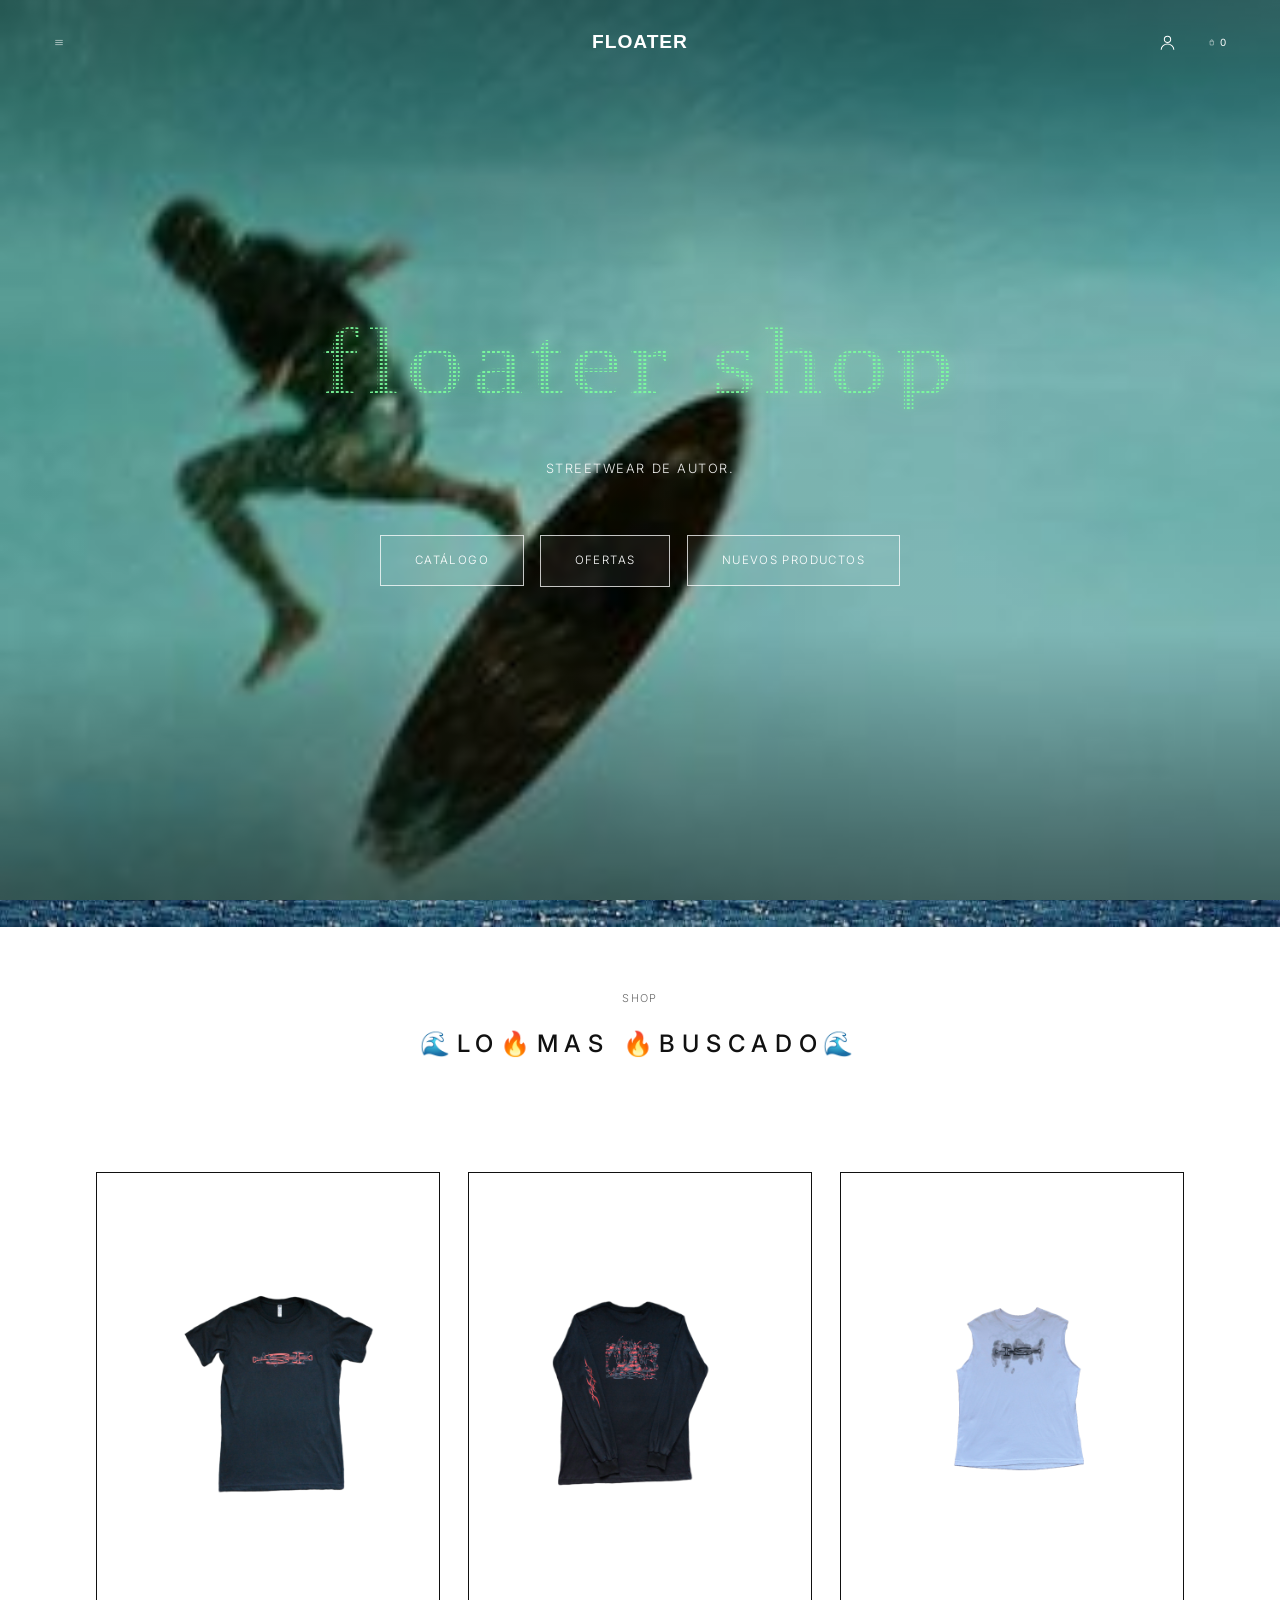
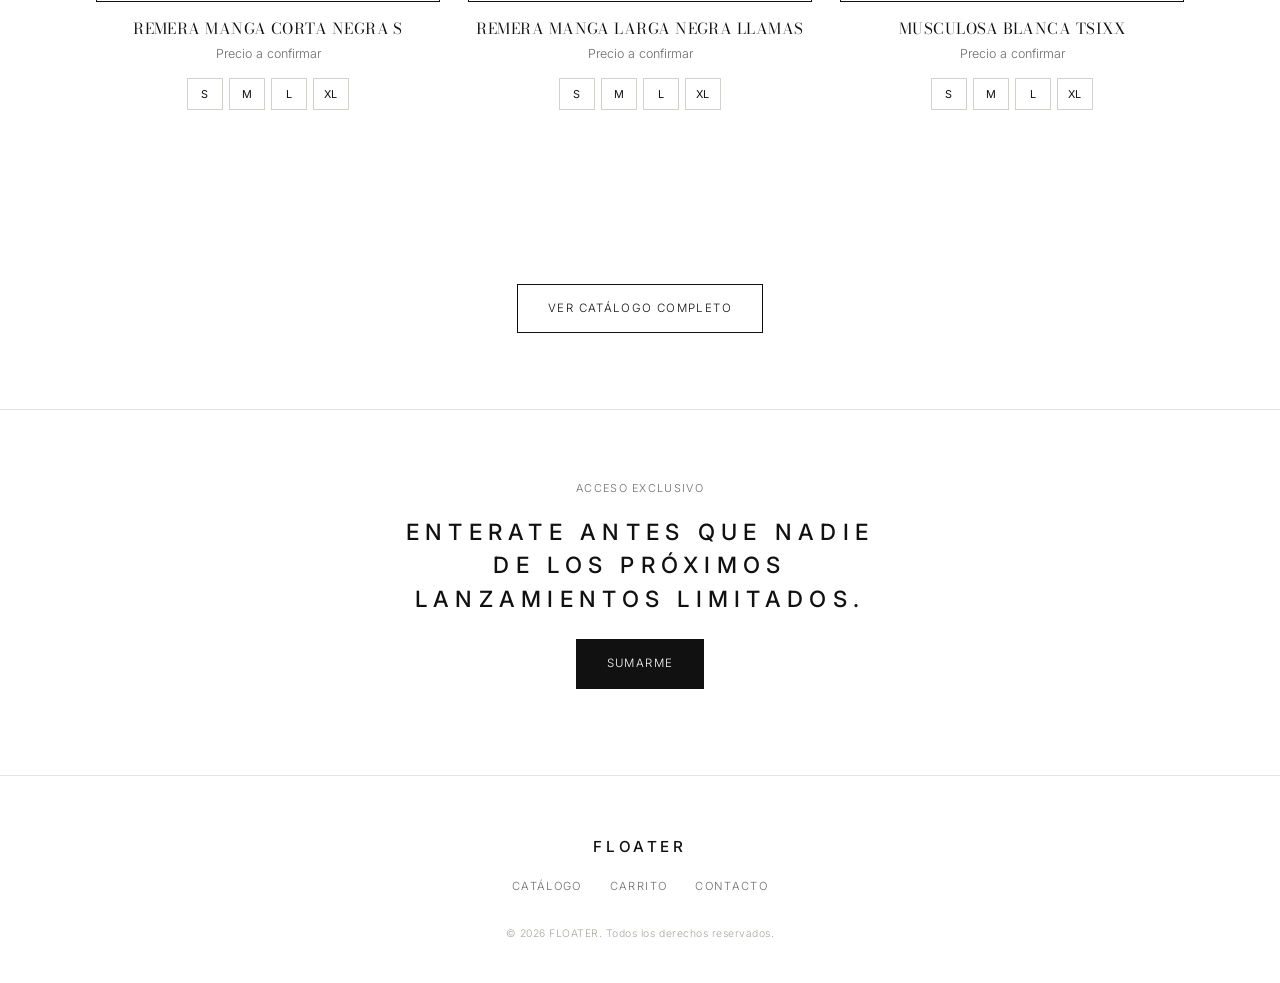
<file: index.html>
<!DOCTYPE html>
<html lang="es">
<head>
<meta charset="UTF-8">
<!-- Google Analytics (GA4) -->
<script async src="https://www.googletagmanager.com/gtag/js?id=G-SPSZPKXL0S"></script>
<script>
  window.dataLayer = window.dataLayer || [];
  function gtag(){dataLayer.push(arguments);}
  gtag('js', new Date());
  gtag('config', 'G-SPSZPKXL0S');
</script>
<meta name="viewport" content="width=device-width, initial-scale=1.0">
<title>FLOATER — Streetwear de autor</title>
<meta name="description" content="FLOATER: streetwear de autor en ediciones limitadas. Remeras y próximamente más prendas, pensadas como piezas, no como básicos.">
<meta property="og:title" content="FLOATER — Streetwear de autor">
<meta property="og:description" content="Streetwear de autor en ediciones limitadas.">
<meta property="og:type" content="website">
<link rel="preconnect" href="https://fonts.googleapis.com">
<link rel="preconnect" href="https://fonts.gstatic.com" crossorigin>
<link href="https://fonts.googleapis.com/css2?family=Bodoni+Moda:ital,opsz,wght@0,6..96,400;0,6..96,500;0,6..96,600;1,6..96,400&family=Inter:wght@300;400;500;600&family=Permanent+Marker&display=swap" rel="stylesheet">
<link rel="stylesheet" href="css/style.css?v=23">
</head>
<body class="page-home">

<section class="landing">
  <div class="landing__bg" data-landing-bg></div>

  <header class="site-header">
    <div class="site-header__left">
      <button class="icon-btn" data-menu-open aria-label="Menú">
        <svg viewBox="0 0 24 24"><line x1="3" y1="7" x2="21" y2="7"/><line x1="3" y1="12" x2="21" y2="12"/><line x1="3" y1="17" x2="21" y2="17"/></svg>
      </button>
    </div>
    <div class="site-header__center">
      <a href="index.html" class="wordmark wordmark--md">FLOATER</a>
    </div>
    <div class="site-header__right">
      <a href="perfil.html" class="icon-btn" aria-label="Acceso exclusivo">
        <svg viewBox="0 0 24 24"><circle cx="12" cy="8" r="4"/><path d="M4 21c0-4 4-7 8-7s8 3 8 7"/></svg>
      </a>
      <button class="icon-btn" data-cart-open aria-label="Carrito">
        <svg viewBox="0 0 24 24"><path d="M6 8h12l-1 12H7L6 8z"/><path d="M9 8V6a3 3 0 0 1 6 0v2"/></svg>
      <span class="cart-count" data-cart-count></span>
      </button>
    </div>
  </header>

  <div class="landing__content">
    <h1 class="landing__brandshop">floater shop</h1>
    <p class="landing__tagline">Streetwear de autor.</p>
    <nav class="landing__links">
      <a href="catalog.html">Catálogo</a>
      <a href="ofertas.html">Ofertas</a>
      <a href="nuevos.html">Nuevos productos</a>
    </nav>
  </div>
</section>

<section class="home-featured" data-home-featured-wrap>
  <p class="eyebrow center">Shop</p>
  <h2 class="wordmark" style="font-size:1.5rem;text-align:center;margin-bottom:40px;">🌊Lo🔥mas 🔥buscado🌊</h2>
  <div class="catalog-list" data-home-featured-list></div>
  <p class="center" style="margin-top:36px;">
    <a href="catalog.html" class="btn">Ver catálogo completo</a>
  </p>
</section>

<section class="home-newsletter">
  <p class="eyebrow center">Acceso exclusivo</p>
  <h2 class="wordmark" style="font-size:1.4rem;text-align:center;max-width:520px;margin:0 auto 24px;">
    Enterate antes que nadie de los próximos lanzamientos limitados.
  </h2>
  <p class="center">
    <a href="perfil.html" class="btn btn--dark">Sumarme</a>
  </p>
</section>

<footer class="site-footer">
  <a href="index.html" class="wordmark wordmark--sm">FLOATER</a>
  <nav>
    <a href="catalog.html">Catálogo</a>
    <a href="cart.html">Carrito</a>
    <a href="contacto.html">Contacto</a>
  </nav>
  <small>© 2026 FLOATER. Todos los derechos reservados.</small>
</footer>

<div class="mobile-menu">
  <button class="mobile-menu__close" data-menu-close>Cerrar</button>
  <a href="index.html">Home</a>
  <a href="catalog.html">Catálogo</a>
  <a href="ofertas.html">Ofertas</a>
  <a href="nuevos.html">Nuevos productos</a>
  <a href="cart.html">Carrito</a>
  <a href="contacto.html">Contacto</a>
</div>


<div class="cart-drawer" data-cart-drawer>
  <div class="cart-drawer__overlay" data-cart-drawer-close></div>
  <aside class="cart-drawer__panel">
    <div class="cart-drawer__head">
      <span class="eyebrow" style="margin:0;">Carrito</span>
      <button class="cart-drawer__close" data-cart-drawer-close aria-label="Cerrar carrito">Cerrar ✕</button>
    </div>
    <div class="cart-drawer__body">
      <div data-cart-list></div>
      <p class="cart-empty" data-cart-empty style="display:none;">Tu carrito está vacío. <a href="catalog.html">Ver catálogo</a></p>
      <p class="cart-saved-note" data-cart-saved-note style="display:none;"></p>
    </div>
    <div class="cart-drawer__foot">
      <div class="cart-summary" data-cart-summary>
        <span>Total a comprar ahora</span>
        <span data-cart-total>—</span>
      </div>
      <a href="checkout.html" class="btn btn--dark btn--block" data-go-checkout>Ir a checkout</a>
    </div>
  </aside>
</div>

<script src="js/script.js?v=14"></script>
</body>
</html>
</file>
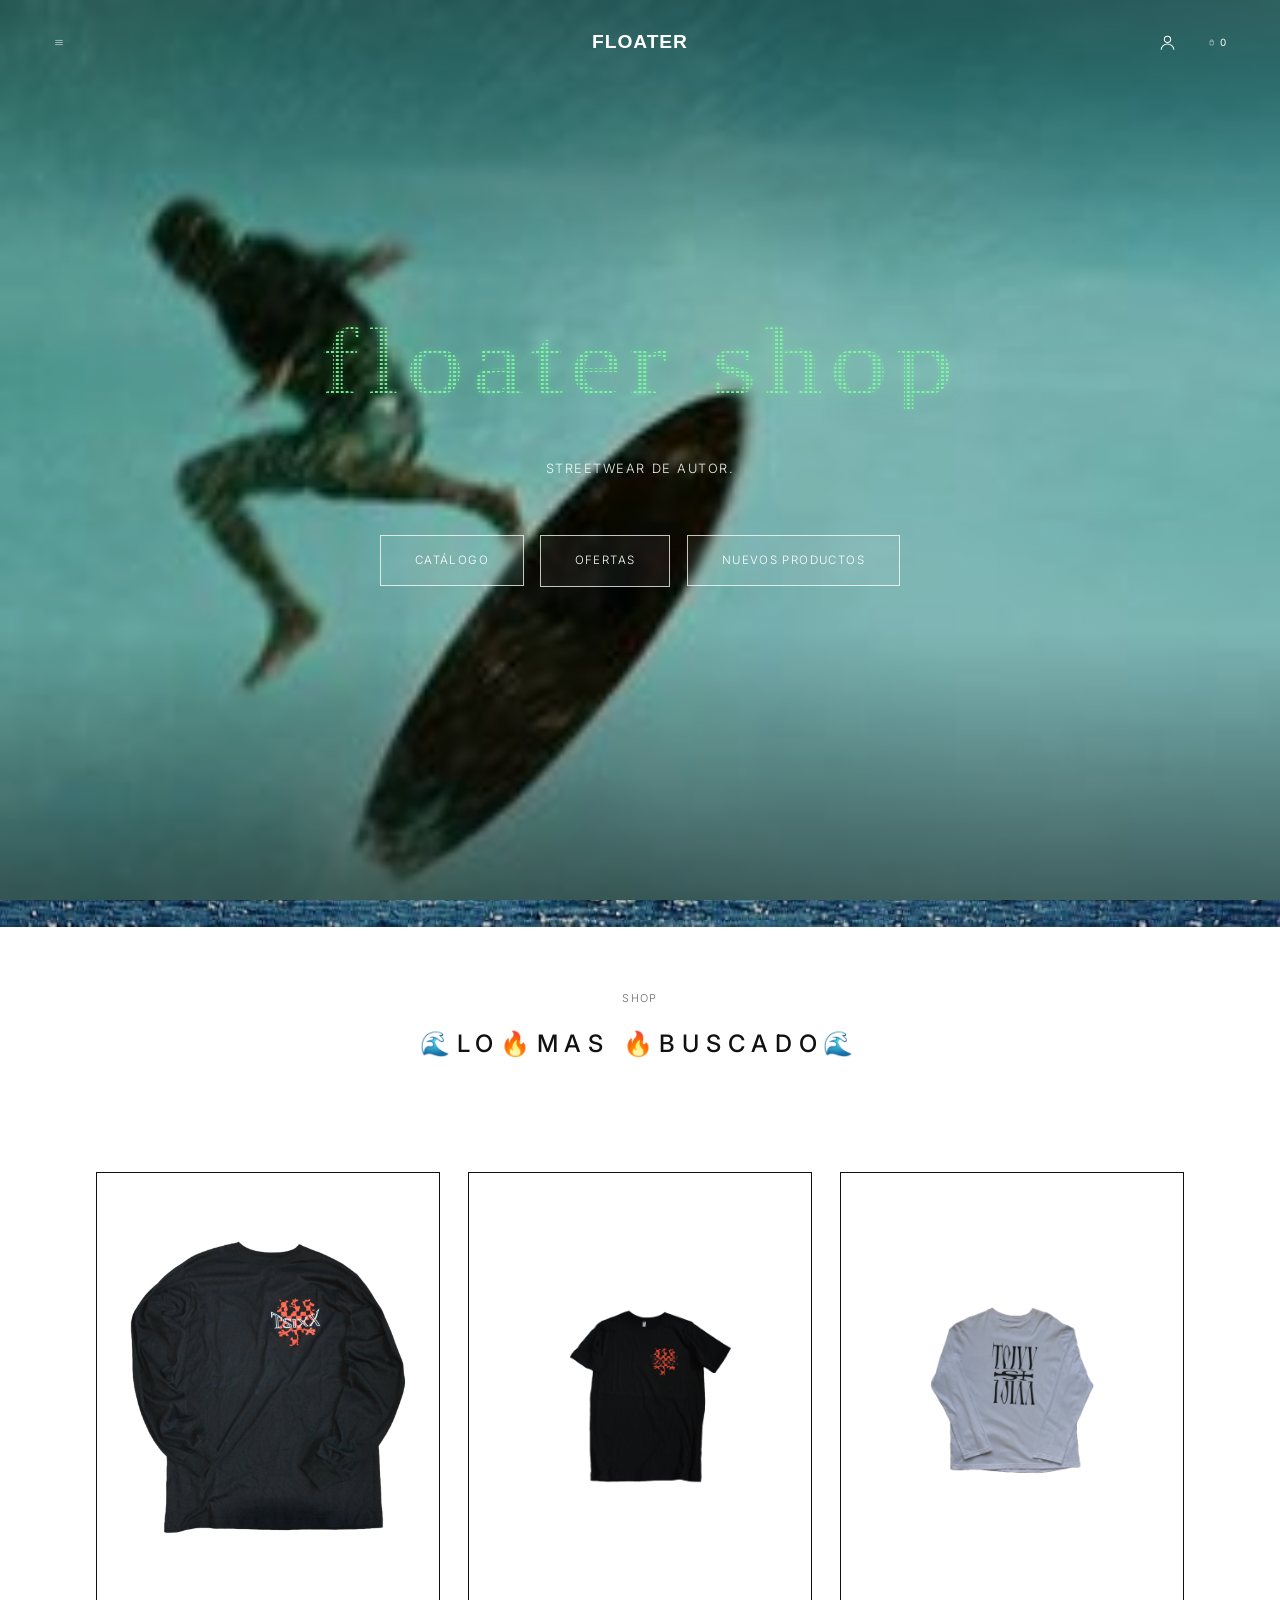
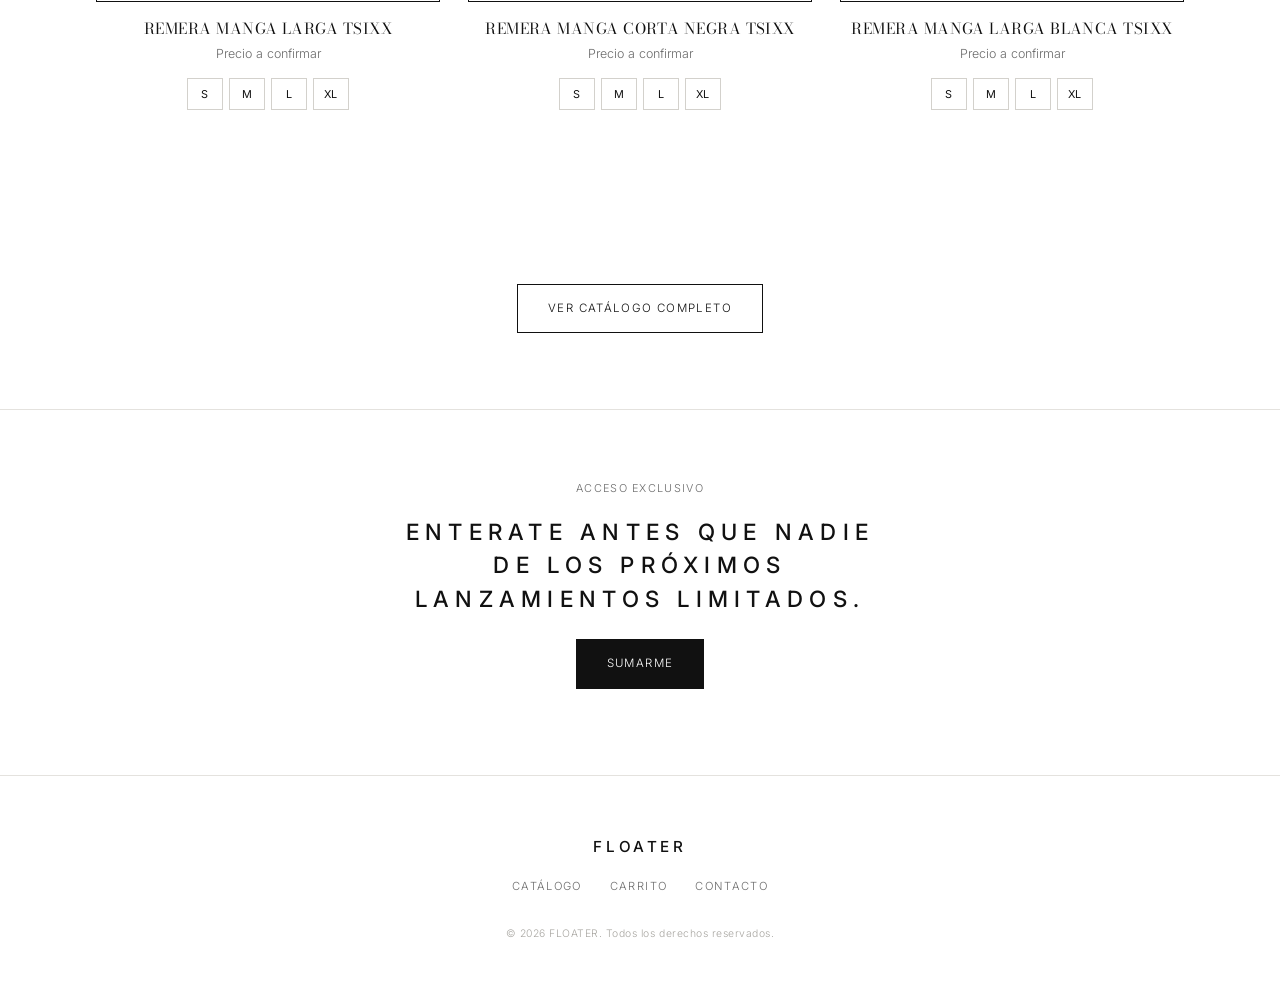
<file: floater-site 2/index.html>
<!DOCTYPE html>
<html lang="es">
<head>
<meta charset="UTF-8">
<!-- Google Analytics (GA4) -->
<script async src="https://www.googletagmanager.com/gtag/js?id=G-XXXXXXXXXX"></script>
<script>
  window.dataLayer = window.dataLayer || [];
  function gtag(){dataLayer.push(arguments);}
  gtag('js', new Date());
  gtag('config', 'G-XXXXXXXXXX');
</script>
<meta name="viewport" content="width=device-width, initial-scale=1.0">
<title>FLOATER — Streetwear de autor</title>
<meta name="description" content="FLOATER: streetwear de autor en ediciones limitadas. Remeras y próximamente más prendas, pensadas como piezas, no como básicos.">
<meta property="og:title" content="FLOATER — Streetwear de autor">
<meta property="og:description" content="Streetwear de autor en ediciones limitadas.">
<meta property="og:type" content="website">
<link rel="preconnect" href="https://fonts.googleapis.com">
<link rel="preconnect" href="https://fonts.gstatic.com" crossorigin>
<link href="https://fonts.googleapis.com/css2?family=Bodoni+Moda:ital,opsz,wght@0,6..96,400;0,6..96,500;0,6..96,600;1,6..96,400&family=Inter:wght@300;400;500;600&family=Permanent+Marker&display=swap" rel="stylesheet">
<link rel="stylesheet" href="css/style.css?v=23">
</head>
<body class="page-home">

<section class="landing">
  <div class="landing__bg" data-landing-bg></div>

  <header class="site-header">
    <div class="site-header__left">
      <button class="icon-btn" data-menu-open aria-label="Menú">
        <svg viewBox="0 0 24 24"><line x1="3" y1="7" x2="21" y2="7"/><line x1="3" y1="12" x2="21" y2="12"/><line x1="3" y1="17" x2="21" y2="17"/></svg>
      </button>
    </div>
    <div class="site-header__center">
      <a href="index.html" class="wordmark wordmark--md">FLOATER</a>
    </div>
    <div class="site-header__right">
      <a href="perfil.html" class="icon-btn" aria-label="Acceso exclusivo">
        <svg viewBox="0 0 24 24"><circle cx="12" cy="8" r="4"/><path d="M4 21c0-4 4-7 8-7s8 3 8 7"/></svg>
      </a>
      <button class="icon-btn" data-cart-open aria-label="Carrito">
        <svg viewBox="0 0 24 24"><path d="M6 8h12l-1 12H7L6 8z"/><path d="M9 8V6a3 3 0 0 1 6 0v2"/></svg>
      <span class="cart-count" data-cart-count></span>
      </button>
    </div>
  </header>

  <div class="landing__content">
    <h1 class="landing__brandshop">floater shop</h1>
    <p class="landing__tagline">Streetwear de autor.</p>
    <nav class="landing__links">
      <a href="catalog.html">Catálogo</a>
      <a href="ofertas.html">Ofertas</a>
      <a href="nuevos.html">Nuevos productos</a>
    </nav>
  </div>
</section>

<section class="home-featured" data-home-featured-wrap>
  <p class="eyebrow center">Shop</p>
  <h2 class="wordmark" style="font-size:1.5rem;text-align:center;margin-bottom:40px;">🌊Lo🔥mas 🔥buscado🌊</h2>
  <div class="catalog-list" data-home-featured-list></div>
  <p class="center" style="margin-top:36px;">
    <a href="catalog.html" class="btn">Ver catálogo completo</a>
  </p>
</section>

<section class="home-newsletter">
  <p class="eyebrow center">Acceso exclusivo</p>
  <h2 class="wordmark" style="font-size:1.4rem;text-align:center;max-width:520px;margin:0 auto 24px;">
    Enterate antes que nadie de los próximos lanzamientos limitados.
  </h2>
  <p class="center">
    <a href="perfil.html" class="btn btn--dark">Sumarme</a>
  </p>
</section>

<footer class="site-footer">
  <a href="index.html" class="wordmark wordmark--sm">FLOATER</a>
  <nav>
    <a href="catalog.html">Catálogo</a>
    <a href="cart.html">Carrito</a>
    <a href="contacto.html">Contacto</a>
  </nav>
  <small>© 2026 FLOATER. Todos los derechos reservados.</small>
</footer>

<div class="mobile-menu">
  <button class="mobile-menu__close" data-menu-close>Cerrar</button>
  <a href="index.html">Home</a>
  <a href="catalog.html">Catálogo</a>
  <a href="ofertas.html">Ofertas</a>
  <a href="nuevos.html">Nuevos productos</a>
  <a href="cart.html">Carrito</a>
  <a href="contacto.html">Contacto</a>
</div>


<div class="cart-drawer" data-cart-drawer>
  <div class="cart-drawer__overlay" data-cart-drawer-close></div>
  <aside class="cart-drawer__panel">
    <div class="cart-drawer__head">
      <span class="eyebrow" style="margin:0;">Carrito</span>
      <button class="cart-drawer__close" data-cart-drawer-close aria-label="Cerrar carrito">Cerrar ✕</button>
    </div>
    <div class="cart-drawer__body">
      <div data-cart-list></div>
      <p class="cart-empty" data-cart-empty style="display:none;">Tu carrito está vacío. <a href="catalog.html">Ver catálogo</a></p>
      <p class="cart-saved-note" data-cart-saved-note style="display:none;"></p>
    </div>
    <div class="cart-drawer__foot">
      <div class="cart-summary" data-cart-summary>
        <span>Total a comprar ahora</span>
        <span data-cart-total>—</span>
      </div>
      <a href="checkout.html" class="btn btn--dark btn--block" data-go-checkout>Ir a checkout</a>
    </div>
  </aside>
</div>

<script src="js/script.js?v=14"></script>
</body>
</html>
</file>
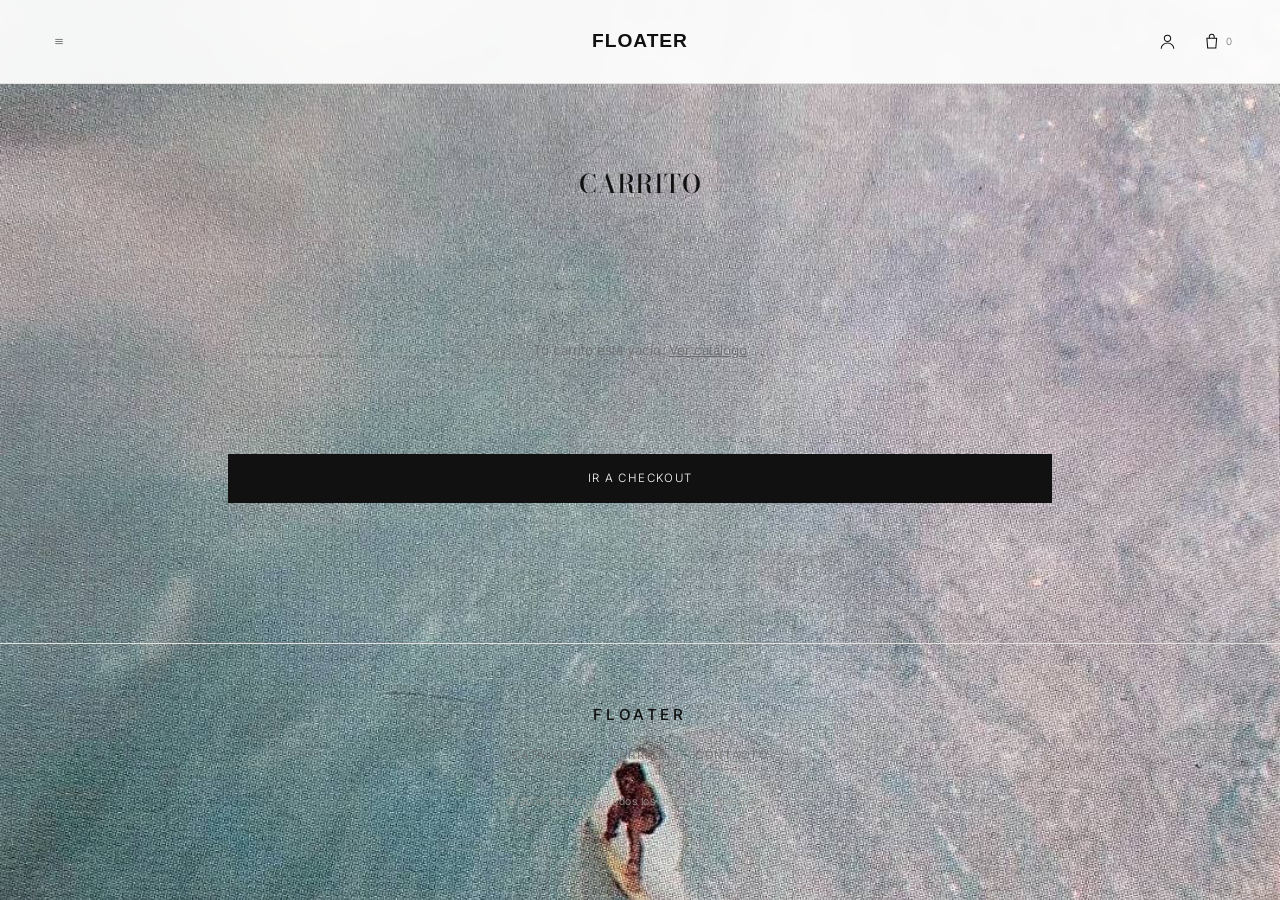
<file: cart.html>
<!DOCTYPE html>
<html lang="es">
<head>
<meta charset="UTF-8">
<!-- Google Analytics (GA4) -->
<script async src="https://www.googletagmanager.com/gtag/js?id=G-SPSZPKXL0S"></script>
<script>
  window.dataLayer = window.dataLayer || [];
  function gtag(){dataLayer.push(arguments);}
  gtag('js', new Date());
  gtag('config', 'G-SPSZPKXL0S');
</script>
<meta name="viewport" content="width=device-width, initial-scale=1.0">
<title>Carrito — FLOATER</title>
<meta name="description" content="Tu carrito de compras en FLOATER.">
<meta name="robots" content="noindex">
<link rel="preconnect" href="https://fonts.googleapis.com">
<link rel="preconnect" href="https://fonts.gstatic.com" crossorigin>
<link href="https://fonts.googleapis.com/css2?family=Bodoni+Moda:ital,opsz,wght@0,6..96,400;0,6..96,500;0,6..96,600;1,6..96,400&family=Inter:wght@300;400;500;600&family=Permanent+Marker&display=swap" rel="stylesheet">
<link rel="stylesheet" href="css/style.css?v=23">
</head>
<body class="page-cart">

<header class="site-header">
  <div class="site-header__left">
    <button class="icon-btn" data-menu-open aria-label="Menú">
      <svg viewBox="0 0 24 24"><line x1="3" y1="7" x2="21" y2="7"/><line x1="3" y1="12" x2="21" y2="12"/><line x1="3" y1="17" x2="21" y2="17"/></svg>
    </button>
  </div>
  <div class="site-header__center">
    <a href="index.html" class="wordmark wordmark--md">FLOATER</a>
  </div>
  <div class="site-header__right">
    <a href="perfil.html" class="icon-btn" aria-label="Acceso exclusivo">
      <svg viewBox="0 0 24 24"><circle cx="12" cy="8" r="4"/><path d="M4 21c0-4 4-7 8-7s8 3 8 7"/></svg>
    </a>
    <a href="cart.html" class="icon-btn" aria-label="Carrito">
      <svg viewBox="0 0 24 24"><path d="M6 8h12l-1 12H7L6 8z"/><path d="M9 8V6a3 3 0 0 1 6 0v2"/></svg>
      <span class="cart-count" data-cart-count></span>
    </a>
  </div>
</header>

<div class="mobile-menu">
  <button class="mobile-menu__close" data-menu-close>Cerrar</button>
  <a href="index.html">Home</a>
  <a href="catalog.html">Catálogo</a>
  <a href="ofertas.html">Ofertas</a>
  <a href="nuevos.html">Nuevos productos</a>
  <a href="cart.html">Carrito</a>
  <a href="contacto.html">Contacto</a>
</div>

<main class="cart-page">
  <h1 class="wordmark" style="font-size:1.6rem;">Carrito</h1>

  <div data-cart-list></div>
  <p class="cart-empty" data-cart-empty style="display:none;">Tu carrito está vacío. <a href="catalog.html" style="text-decoration:underline;">Ver catálogo</a></p>

  <p class="cart-saved-note" data-cart-saved-note style="display:none;"></p>

  <div class="cart-summary" data-cart-summary>
    <span>Total a comprar ahora</span>
    <span data-cart-total>—</span>
  </div>

  <a href="checkout.html" class="btn btn--dark btn--block" data-go-checkout>Ir a checkout</a>
</main>

<footer class="site-footer">
  <a href="index.html" class="wordmark wordmark--sm">FLOATER</a>
  <nav>
    <a href="catalog.html">Catálogo</a>
    <a href="cart.html">Carrito</a>
    <a href="contacto.html">Contacto</a>
  </nav>
  <small>© 2026 FLOATER. Todos los derechos reservados.</small>
</footer>

<script src="js/script.js?v=14"></script>
</body>
</html>
</file>
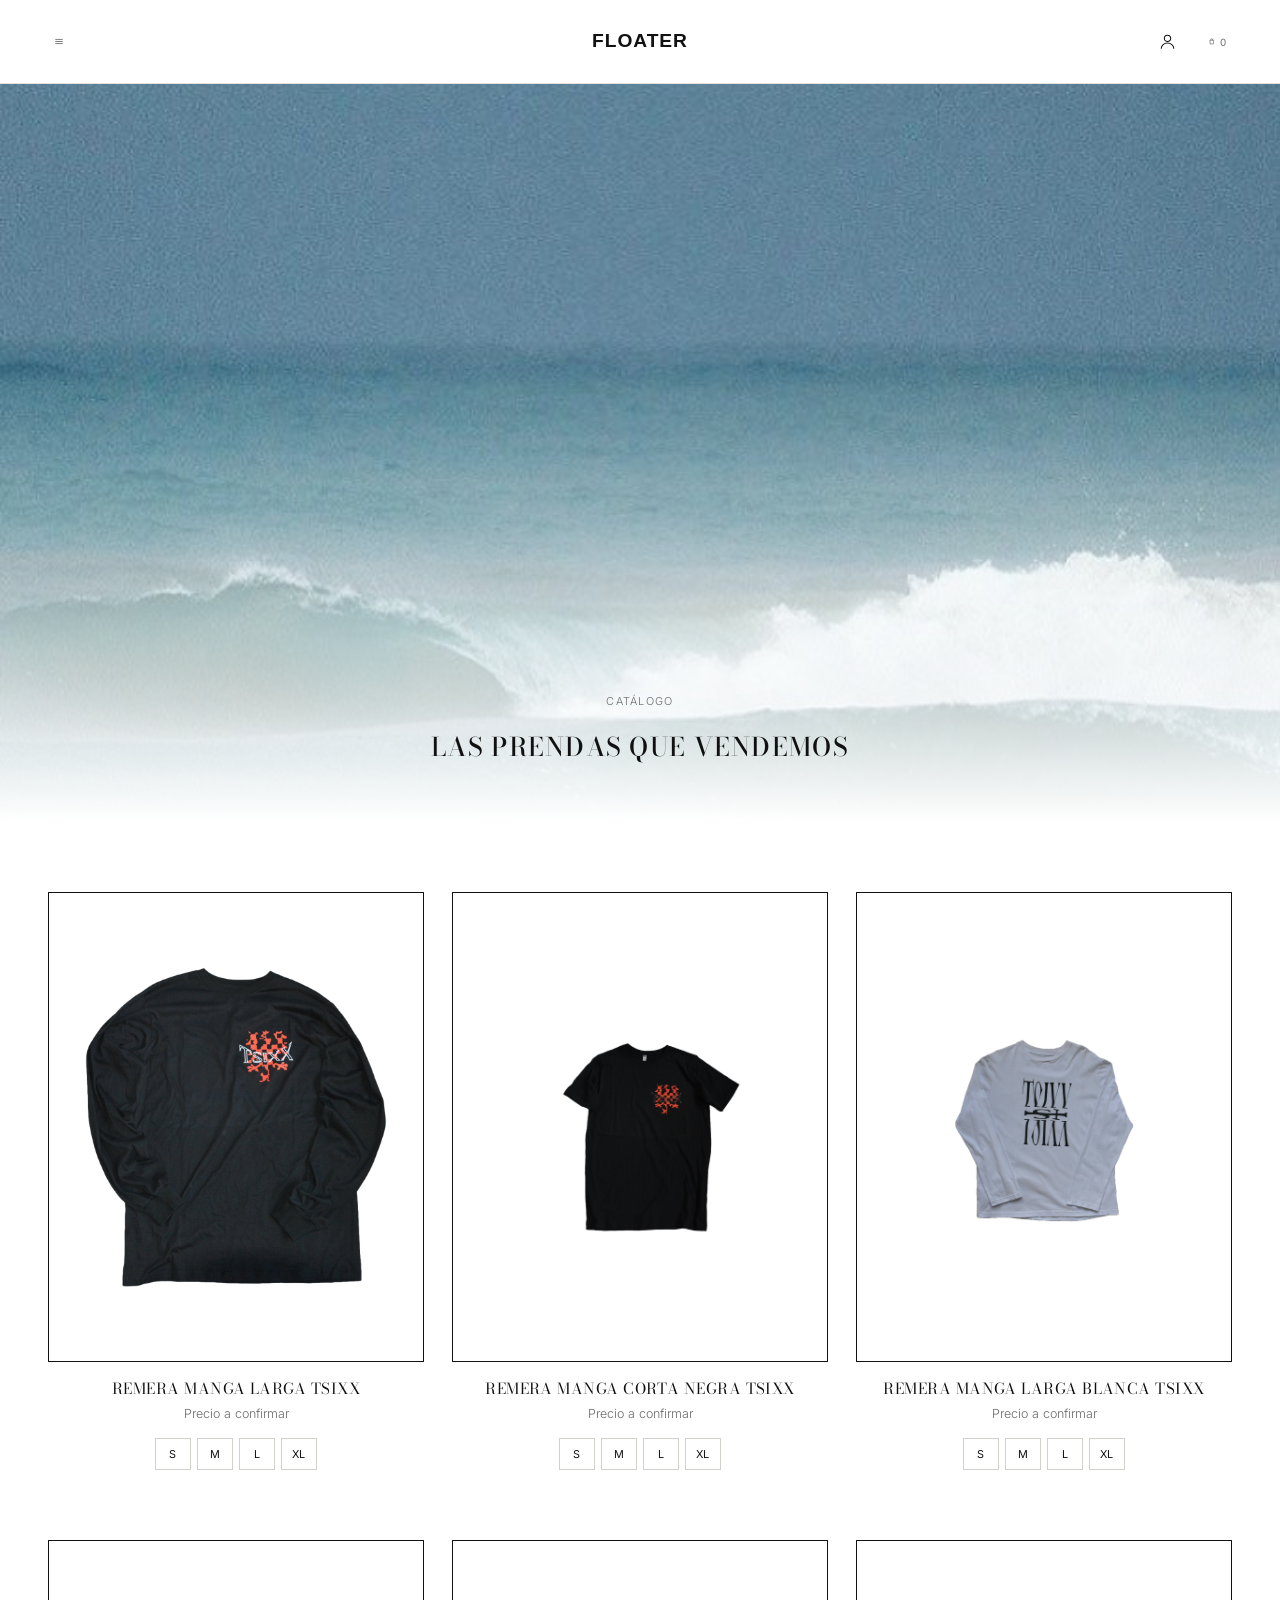
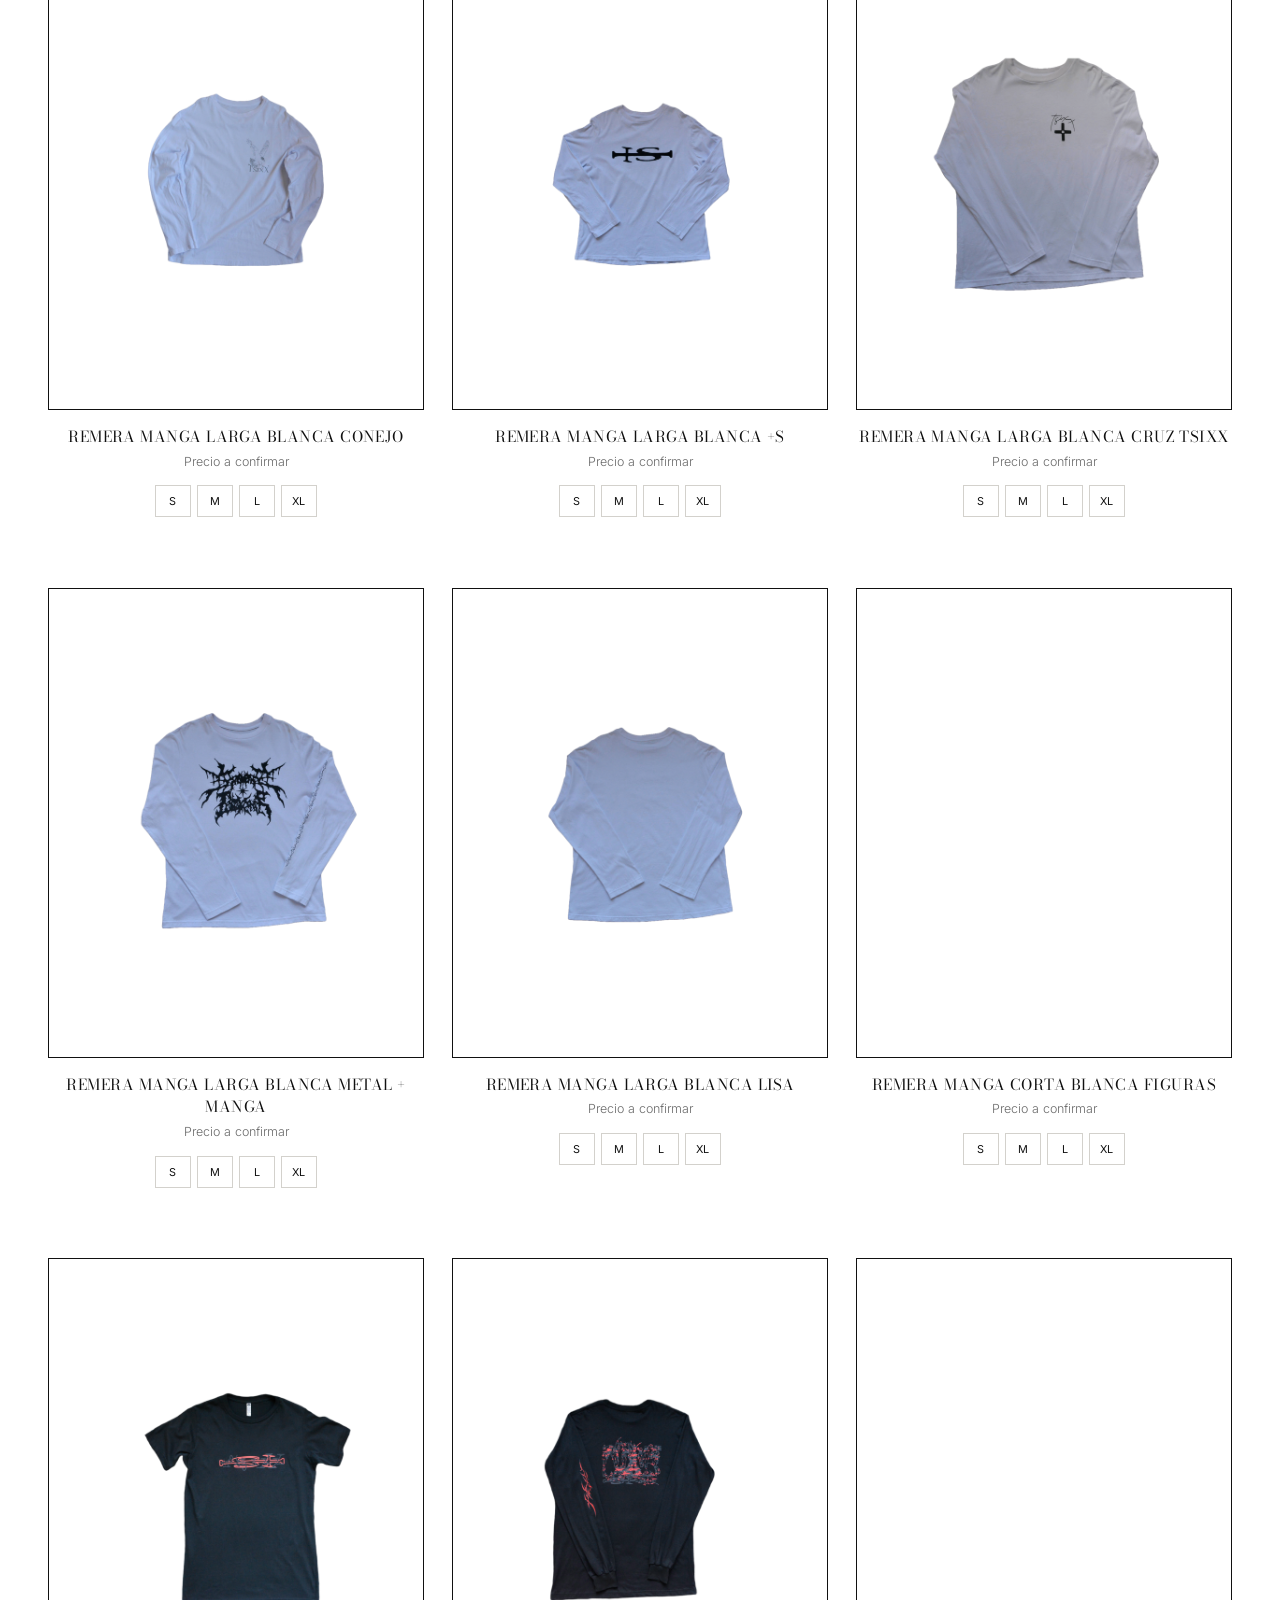
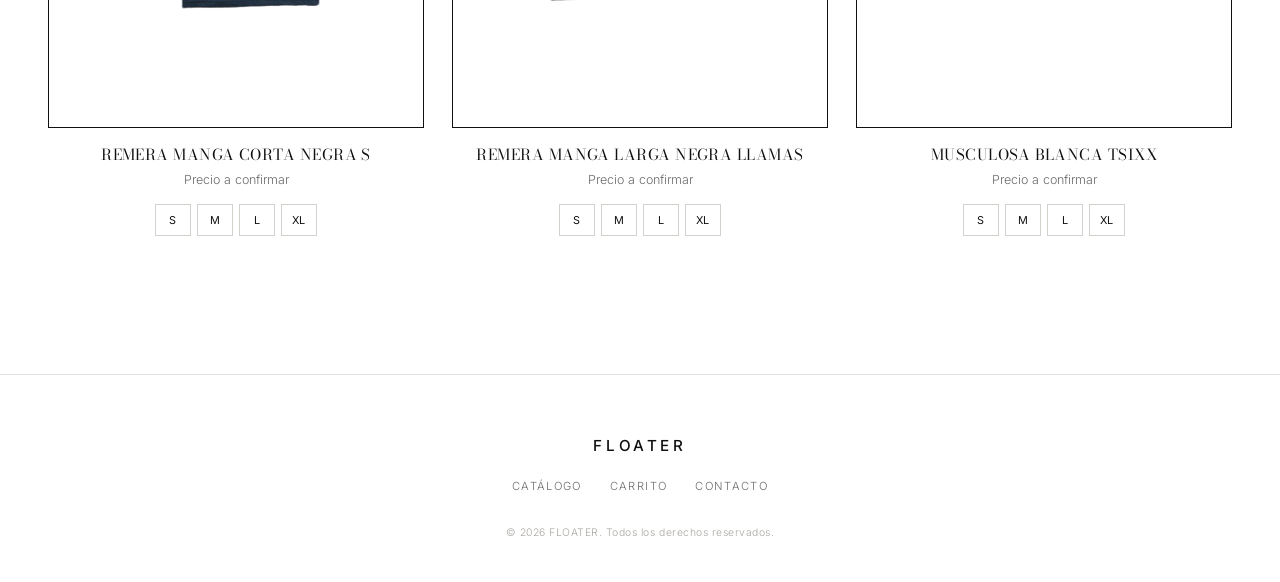
<file: catalog.html>
<!DOCTYPE html>
<html lang="es">
<head>
<meta charset="UTF-8">
<!-- Google Analytics (GA4) -->
<script async src="https://www.googletagmanager.com/gtag/js?id=G-SPSZPKXL0S"></script>
<script>
  window.dataLayer = window.dataLayer || [];
  function gtag(){dataLayer.push(arguments);}
  gtag('js', new Date());
  gtag('config', 'G-SPSZPKXL0S');
</script>
<meta name="viewport" content="width=device-width, initial-scale=1.0">
<title>Catálogo — FLOATER</title>
<meta name="description" content="Catálogo FLOATER: remeras y prendas streetwear de autor, en stock limitado.">
<meta property="og:title" content="Catálogo — FLOATER">
<meta property="og:description" content="Remeras y prendas streetwear de autor, en stock limitado.">
<meta property="og:type" content="website">
<link rel="preconnect" href="https://fonts.googleapis.com">
<link rel="preconnect" href="https://fonts.gstatic.com" crossorigin>
<link href="https://fonts.googleapis.com/css2?family=Bodoni+Moda:ital,opsz,wght@0,6..96,400;0,6..96,500;0,6..96,600;1,6..96,400&family=Inter:wght@300;400;500;600&family=Permanent+Marker&display=swap" rel="stylesheet">
<link rel="stylesheet" href="css/style.css?v=23">
</head>
<body class="page-catalog">

<header class="site-header">
  <div class="site-header__left">
    <button class="icon-btn" data-menu-open aria-label="Menú">
      <svg viewBox="0 0 24 24"><line x1="3" y1="7" x2="21" y2="7"/><line x1="3" y1="12" x2="21" y2="12"/><line x1="3" y1="17" x2="21" y2="17"/></svg>
    </button>
  </div>
  <div class="site-header__center">
    <a href="index.html" class="wordmark wordmark--md">FLOATER</a>
  </div>
  <div class="site-header__right">
    <a href="perfil.html" class="icon-btn" aria-label="Acceso exclusivo">
      <svg viewBox="0 0 24 24"><circle cx="12" cy="8" r="4"/><path d="M4 21c0-4 4-7 8-7s8 3 8 7"/></svg>
    </a>
    <button class="icon-btn" data-cart-open aria-label="Carrito">
      <svg viewBox="0 0 24 24"><path d="M6 8h12l-1 12H7L6 8z"/><path d="M9 8V6a3 3 0 0 1 6 0v2"/></svg>
      <span class="cart-count" data-cart-count></span>
    </button>
  </div>
</header>

<div class="mobile-menu">
  <button class="mobile-menu__close" data-menu-close>Cerrar</button>
  <a href="index.html">Home</a>
  <a href="catalog.html">Catálogo</a>
  <a href="ofertas.html">Ofertas</a>
  <a href="nuevos.html">Nuevos productos</a>
  <a href="cart.html">Carrito</a>
  <a href="contacto.html">Contacto</a>
</div>

<main>
  <div class="catalog-hero">
    <div class="catalog-hero__title">
      <p class="eyebrow">Catálogo</p>
      <h1 class="wordmark">Las prendas que vendemos</h1>
    </div>
  </div>

  <div class="catalog-list" data-catalog-list>
    <!-- Los productos se renderizan acá vía JS (script.js) -->
  </div>
</main>

<footer class="site-footer">
  <a href="index.html" class="wordmark wordmark--sm">FLOATER</a>
  <nav>
    <a href="catalog.html">Catálogo</a>
    <a href="cart.html">Carrito</a>
    <a href="contacto.html">Contacto</a>
  </nav>
  <small>© 2026 FLOATER. Todos los derechos reservados.</small>
</footer>


<div class="cart-drawer" data-cart-drawer>
  <div class="cart-drawer__overlay" data-cart-drawer-close></div>
  <aside class="cart-drawer__panel">
    <div class="cart-drawer__head">
      <span class="eyebrow" style="margin:0;">Carrito</span>
      <button class="cart-drawer__close" data-cart-drawer-close aria-label="Cerrar carrito">Cerrar ✕</button>
    </div>
    <div class="cart-drawer__body">
      <div data-cart-list></div>
      <p class="cart-empty" data-cart-empty style="display:none;">Tu carrito está vacío. <a href="catalog.html">Ver catálogo</a></p>
      <p class="cart-saved-note" data-cart-saved-note style="display:none;"></p>
    </div>
    <div class="cart-drawer__foot">
      <div class="cart-summary" data-cart-summary>
        <span>Total a comprar ahora</span>
        <span data-cart-total>—</span>
      </div>
      <a href="checkout.html" class="btn btn--dark btn--block" data-go-checkout>Ir a checkout</a>
    </div>
  </aside>
</div>

<script src="js/script.js?v=14"></script>
</body>
</html>
</file>
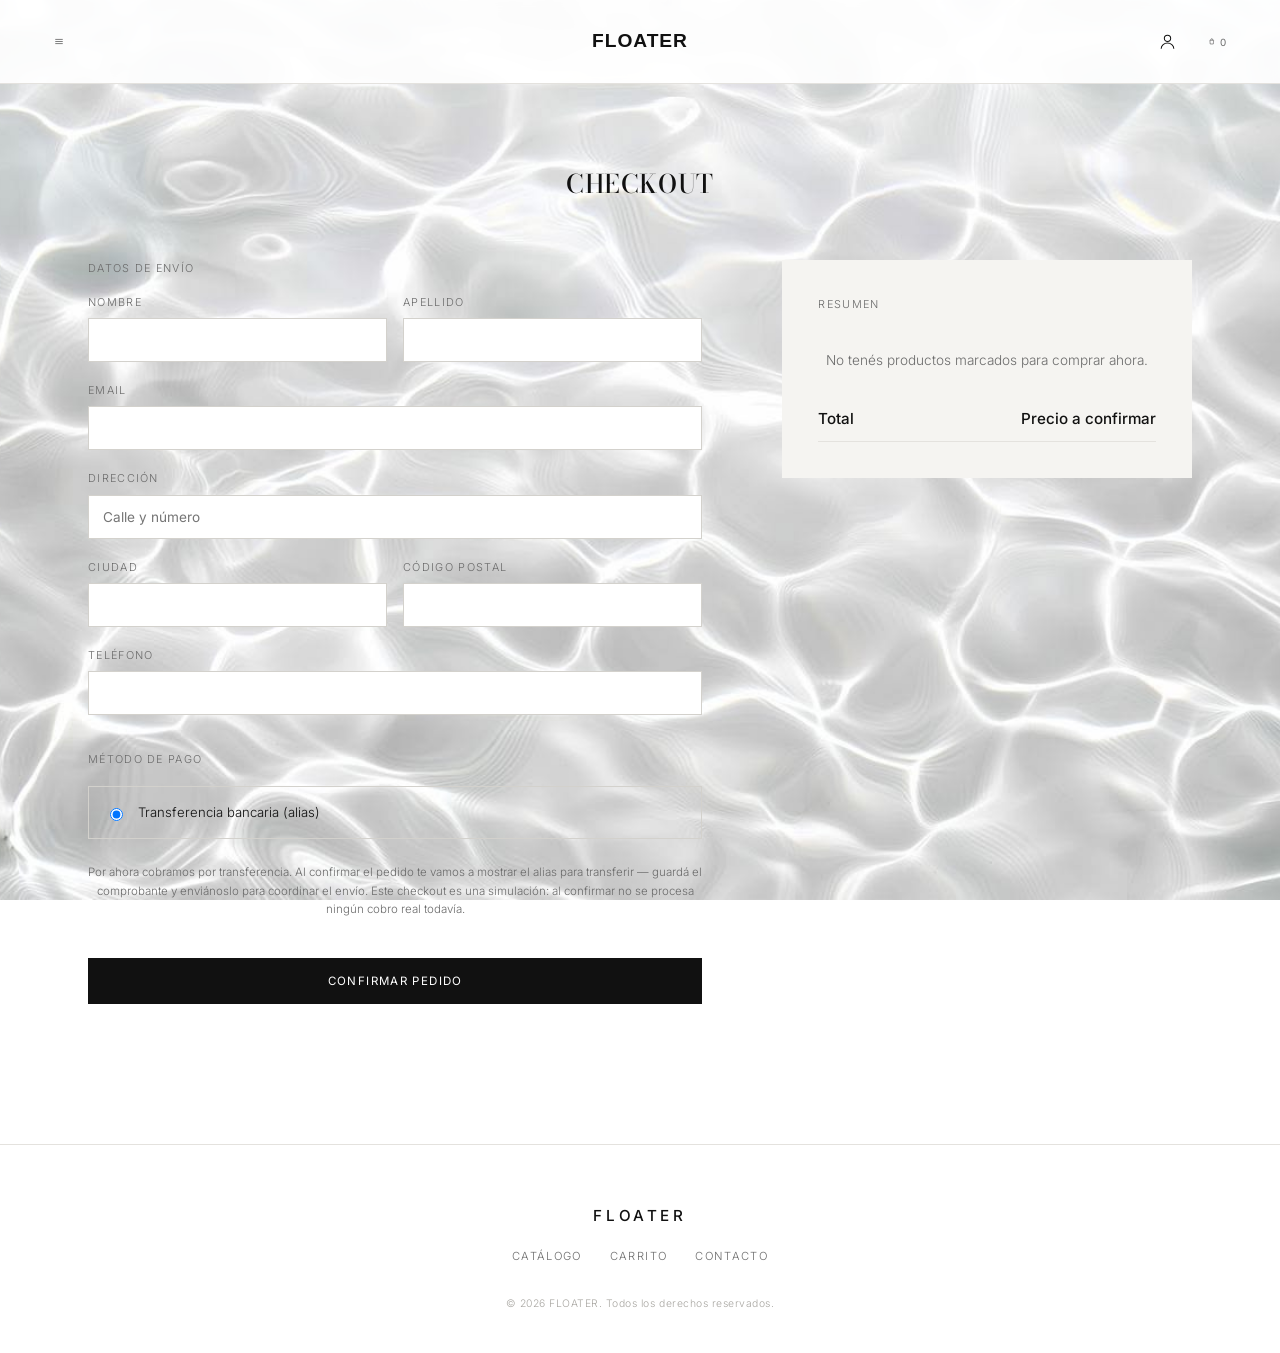
<file: checkout.html>
<!DOCTYPE html>
<html lang="es">
<head>
<meta charset="UTF-8">
<!-- Google Analytics (GA4) -->
<script async src="https://www.googletagmanager.com/gtag/js?id=G-SPSZPKXL0S"></script>
<script>
  window.dataLayer = window.dataLayer || [];
  function gtag(){dataLayer.push(arguments);}
  gtag('js', new Date());
  gtag('config', 'G-SPSZPKXL0S');
</script>
<meta name="viewport" content="width=device-width, initial-scale=1.0">
<title>Checkout — FLOATER</title>
<meta name="description" content="Finalizá tu compra en FLOATER.">
<meta name="robots" content="noindex">
<link rel="preconnect" href="https://fonts.googleapis.com">
<link rel="preconnect" href="https://fonts.gstatic.com" crossorigin>
<link href="https://fonts.googleapis.com/css2?family=Bodoni+Moda:ital,opsz,wght@0,6..96,400;0,6..96,500;0,6..96,600;1,6..96,400&family=Inter:wght@300;400;500;600&family=Permanent+Marker&display=swap" rel="stylesheet">
<link rel="stylesheet" href="css/style.css?v=23">
</head>
<body>

<header class="site-header">
  <div class="site-header__left">
    <button class="icon-btn" data-menu-open aria-label="Menú">
      <svg viewBox="0 0 24 24"><line x1="3" y1="7" x2="21" y2="7"/><line x1="3" y1="12" x2="21" y2="12"/><line x1="3" y1="17" x2="21" y2="17"/></svg>
    </button>
  </div>
  <div class="site-header__center">
    <a href="index.html" class="wordmark wordmark--md">FLOATER</a>
  </div>
  <div class="site-header__right">
    <a href="perfil.html" class="icon-btn" aria-label="Acceso exclusivo">
      <svg viewBox="0 0 24 24"><circle cx="12" cy="8" r="4"/><path d="M4 21c0-4 4-7 8-7s8 3 8 7"/></svg>
    </a>
    <button class="icon-btn" data-cart-open aria-label="Carrito">
      <svg viewBox="0 0 24 24"><path d="M6 8h12l-1 12H7L6 8z"/><path d="M9 8V6a3 3 0 0 1 6 0v2"/></svg>
      <span class="cart-count" data-cart-count></span>
    </button>
  </div>
</header>

<div class="mobile-menu">
  <button class="mobile-menu__close" data-menu-close>Cerrar</button>
  <a href="index.html">Home</a>
  <a href="catalog.html">Catálogo</a>
  <a href="ofertas.html">Ofertas</a>
  <a href="nuevos.html">Nuevos productos</a>
  <a href="cart.html">Carrito</a>
  <a href="contacto.html">Contacto</a>
</div>

<main class="checkout">
  <h1 class="wordmark" style="font-size:1.6rem;">Checkout</h1>

  <div class="checkout-grid" data-checkout-form-wrap>
    <form data-checkout-form>
      <p class="eyebrow">Datos de envío</p>
      <div class="form-row">
        <div class="form-group"><label>Nombre</label><input type="text" required></div>
        <div class="form-group"><label>Apellido</label><input type="text" required></div>
      </div>
      <div class="form-group"><label>Email</label><input type="email" required></div>
      <div class="form-group"><label>Dirección</label><input type="text" required data-field-address placeholder="Calle y número"></div>
      <div class="form-row">
        <div class="form-group"><label>Ciudad</label><input type="text" required data-field-city></div>
        <div class="form-group"><label>Código postal</label><input type="text" required data-field-zip></div>
      </div>
      <div class="form-group"><label>Teléfono</label><input type="tel" required></div>

      <p class="eyebrow" style="margin-top:36px;">Método de pago</p>
      <div class="payment-options">
        <label class="payment-option"><input type="radio" name="pay" checked> Transferencia bancaria (alias)</label>
      </div>
      <p class="notice">Por ahora cobramos por transferencia. Al confirmar el pedido te vamos a mostrar el alias para transferir — guardá el comprobante y enviánoslo para coordinar el envío. Este checkout es una simulación: al confirmar no se procesa ningún cobro real todavía.</p>

      <button type="submit" class="btn btn--dark btn--block" style="margin-top:28px;" data-checkout-submit>Confirmar pedido</button>
    </form>

    <aside class="order-summary">
      <p class="eyebrow">Resumen</p>
      <div data-checkout-summary></div>
      <div class="order-summary__row order-summary__total">
        <span>Total</span>
        <span data-checkout-total>—</span>
      </div>
    </aside>
  </div>

  <div data-checkout-confirm style="display:none;text-align:center;padding:80px 0;">
    <p class="eyebrow">Pedido recibido</p>
    <h2 class="wordmark" style="font-size:1.4rem;margin-bottom:16px;">Gracias por tu compra</h2>
    <p style="color:var(--gray);font-size:0.85rem;max-width:420px;margin:0 auto 24px;">
      Para completar tu pedido, transferí el total a este alias y enviános el comprobante junto con tu nombre y dirección.
    </p>
    <div class="checkout-alias">
      <span class="checkout-alias__label">Alias para transferir</span>
      <span class="checkout-alias__value" data-checkout-alias>alias.pendiente.definir</span>
    </div>
    <p style="color:var(--gray);font-size:0.78rem;max-width:420px;margin:20px auto 32px;">
      Envío del comprobante: contacto todavía a definir — mientras tanto respondé por donde nos hayas contactado.
    </p>
    <a href="index.html" class="btn">Volver al home</a>
  </div>

  <!-- Alerta cuando la dirección ingresada no se pudo verificar contra una ubicación real -->
  <div class="addr-alert" data-addr-alert>
    <div class="addr-alert__overlay"></div>
    <div class="addr-alert__box">
      <p class="eyebrow" style="margin-bottom:10px;">No pudimos verificar la dirección</p>
      <p style="font-size:0.85rem;color:var(--gray);margin-bottom:24px;">
        Revisá que la calle, ciudad y código postal estén bien escritos. Si estás seguro de que la dirección es correcta, podés continuar igual.
      </p>
      <div style="display:flex;flex-direction:column;gap:10px;">
        <button type="button" class="btn btn--dark btn--block" data-addr-use-anyway>Usar esta dirección igual</button>
        <button type="button" class="btn btn--block" data-addr-edit>Revisar dirección</button>
      </div>
    </div>
  </div>
</main>

<footer class="site-footer">
  <a href="index.html" class="wordmark wordmark--sm">FLOATER</a>
  <nav>
    <a href="catalog.html">Catálogo</a>
    <a href="cart.html">Carrito</a>
    <a href="contacto.html">Contacto</a>
  </nav>
  <small>© 2026 FLOATER. Todos los derechos reservados.</small>
</footer>


<div class="cart-drawer" data-cart-drawer>
  <div class="cart-drawer__overlay" data-cart-drawer-close></div>
  <aside class="cart-drawer__panel">
    <div class="cart-drawer__head">
      <span class="eyebrow" style="margin:0;">Carrito</span>
      <button class="cart-drawer__close" data-cart-drawer-close aria-label="Cerrar carrito">Cerrar ✕</button>
    </div>
    <div class="cart-drawer__body">
      <div data-cart-list></div>
      <p class="cart-empty" data-cart-empty style="display:none;">Tu carrito está vacío. <a href="catalog.html">Ver catálogo</a></p>
      <p class="cart-saved-note" data-cart-saved-note style="display:none;"></p>
    </div>
    <div class="cart-drawer__foot">
      <div class="cart-summary" data-cart-summary>
        <span>Total a comprar ahora</span>
        <span data-cart-total>—</span>
      </div>
      <a href="checkout.html" class="btn btn--dark btn--block" data-go-checkout>Ir a checkout</a>
    </div>
  </aside>
</div>

<script src="js/script.js?v=14"></script>
</body>
</html>
</file>
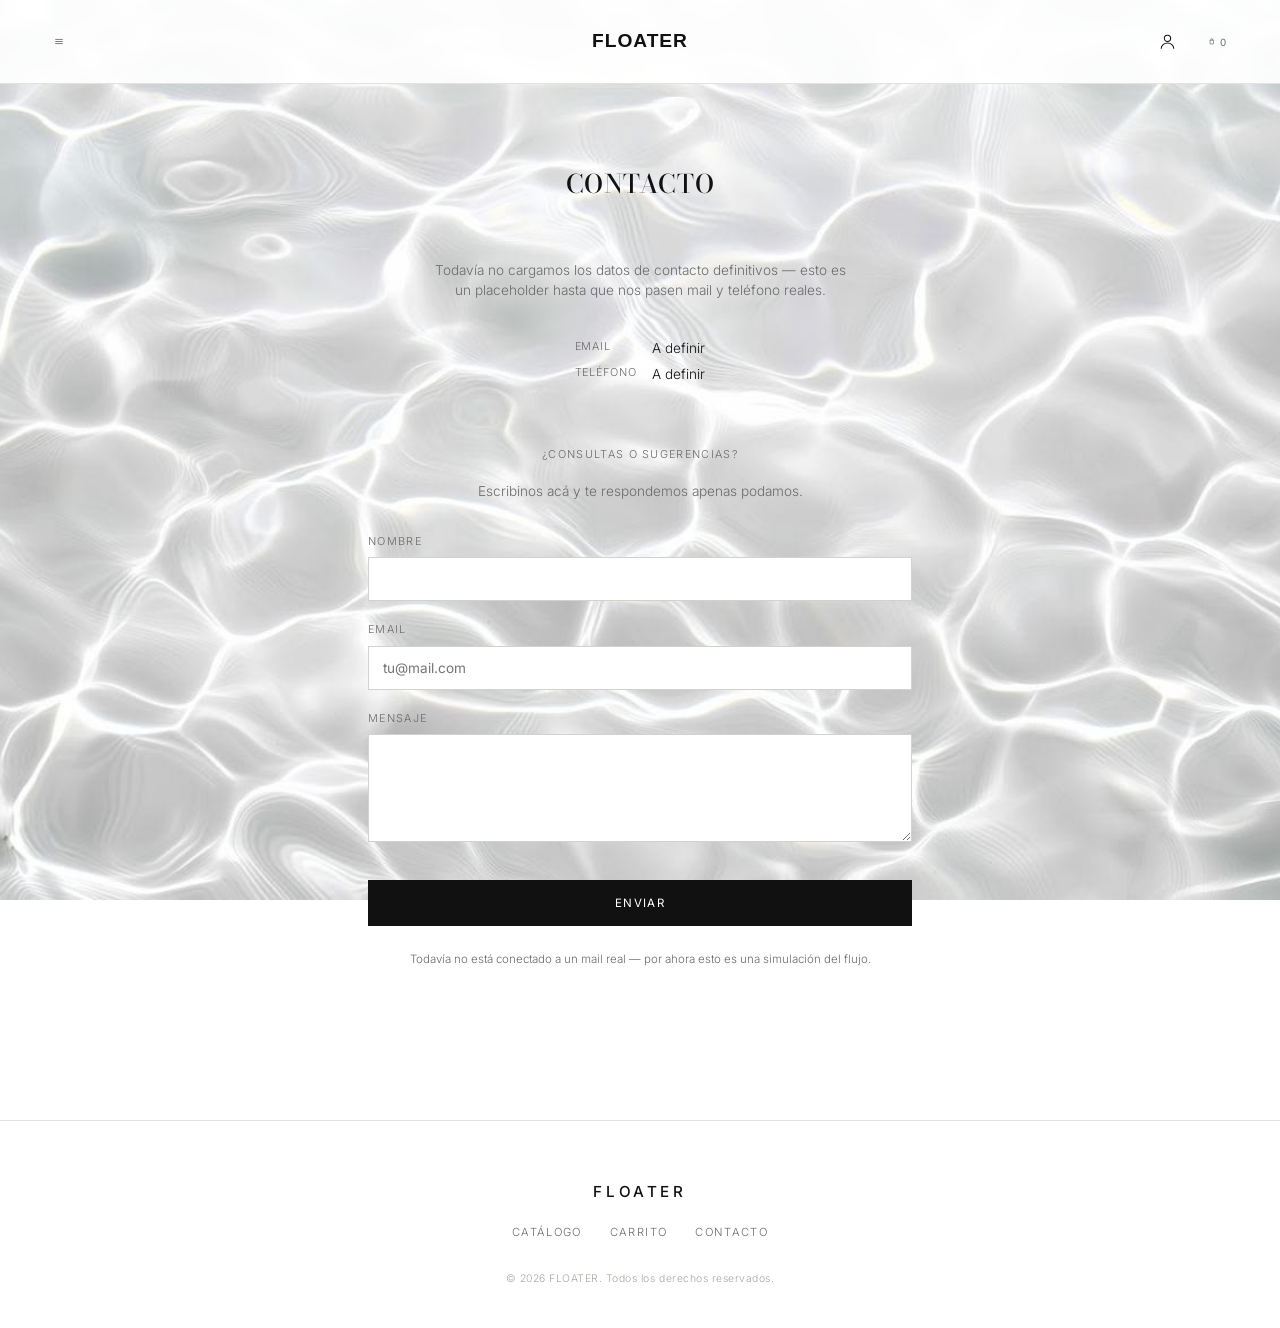
<file: contacto.html>
<!DOCTYPE html>
<html lang="es">
<head>
<meta charset="UTF-8">
<!-- Google Analytics (GA4) -->
<script async src="https://www.googletagmanager.com/gtag/js?id=G-SPSZPKXL0S"></script>
<script>
  window.dataLayer = window.dataLayer || [];
  function gtag(){dataLayer.push(arguments);}
  gtag('js', new Date());
  gtag('config', 'G-SPSZPKXL0S');
</script>
<meta name="viewport" content="width=device-width, initial-scale=1.0">
<title>Contacto — FLOATER</title>
<meta name="description" content="Contactate con FLOATER para consultas o sugerencias.">
<meta property="og:title" content="Contacto — FLOATER">
<meta property="og:type" content="website">
<link rel="preconnect" href="https://fonts.googleapis.com">
<link rel="preconnect" href="https://fonts.gstatic.com" crossorigin>
<link href="https://fonts.googleapis.com/css2?family=Bodoni+Moda:ital,opsz,wght@0,6..96,400;0,6..96,500;0,6..96,600;1,6..96,400&family=Inter:wght@300;400;500;600&family=Permanent+Marker&display=swap" rel="stylesheet">
<link rel="stylesheet" href="css/style.css?v=23">
</head>
<body>

<header class="site-header">
  <div class="site-header__left">
    <button class="icon-btn" data-menu-open aria-label="Menú">
      <svg viewBox="0 0 24 24"><line x1="3" y1="7" x2="21" y2="7"/><line x1="3" y1="12" x2="21" y2="12"/><line x1="3" y1="17" x2="21" y2="17"/></svg>
    </button>
  </div>
  <div class="site-header__center">
    <a href="index.html" class="wordmark wordmark--md">FLOATER</a>
  </div>
  <div class="site-header__right">
    <a href="perfil.html" class="icon-btn" aria-label="Acceso exclusivo">
      <svg viewBox="0 0 24 24"><circle cx="12" cy="8" r="4"/><path d="M4 21c0-4 4-7 8-7s8 3 8 7"/></svg>
    </a>
    <button class="icon-btn" data-cart-open aria-label="Carrito">
      <svg viewBox="0 0 24 24"><path d="M6 8h12l-1 12H7L6 8z"/><path d="M9 8V6a3 3 0 0 1 6 0v2"/></svg>
      <span class="cart-count" data-cart-count></span>
    </button>
  </div>
</header>

<div class="mobile-menu">
  <button class="mobile-menu__close" data-menu-close>Cerrar</button>
  <a href="index.html">Home</a>
  <a href="catalog.html">Catálogo</a>
  <a href="ofertas.html">Ofertas</a>
  <a href="nuevos.html">Nuevos productos</a>
  <a href="cart.html">Carrito</a>
  <a href="contacto.html">Contacto</a>
</div>

<main class="checkout" style="max-width:640px;">
  <h1 class="wordmark" style="font-size:1.6rem;text-align:center;">Contacto</h1>

  <section class="center" style="margin-bottom:48px;">
    <p style="max-width:420px;margin:0 auto 24px;font-size:0.85rem;color:var(--gray);">
      Todavía no cargamos los datos de contacto definitivos — esto es un placeholder hasta que nos pasen mail y teléfono reales.
    </p>
    <dl style="display:inline-grid;grid-template-columns:auto auto;gap:6px 16px;text-align:left;font-size:0.85rem;">
      <dt style="color:var(--gray);text-transform:uppercase;font-size:0.68rem;letter-spacing:0.08em;">Email</dt>
      <dd style="margin:0;">A definir</dd>
      <dt style="color:var(--gray);text-transform:uppercase;font-size:0.68rem;letter-spacing:0.08em;">Teléfono</dt>
      <dd style="margin:0;">A definir</dd>
    </dl>
  </section>

  <div data-signup-form-wrap>
    <p class="eyebrow center" style="text-align:center;">¿Consultas o sugerencias?</p>
    <p style="text-align:center;font-size:0.85rem;color:var(--gray);max-width:420px;margin:0 auto 32px;">
      Escribinos acá y te respondemos apenas podamos.
    </p>
    <form data-signup-form>
      <div class="form-group">
        <label>Nombre</label>
        <input type="text" required>
      </div>
      <div class="form-group">
        <label>Email</label>
        <input type="email" required placeholder="tu@mail.com">
      </div>
      <div class="form-group">
        <label>Mensaje</label>
        <textarea required rows="5" style="width:100%;padding:13px 14px;border:1px solid var(--border-strong);font-size:0.85rem;font-family:inherit;background:var(--bg);resize:vertical;"></textarea>
      </div>
      <button type="submit" class="btn btn--dark btn--block" style="margin-top:12px;">Enviar</button>
    </form>
    <p class="notice">Todavía no está conectado a un mail real — por ahora esto es una simulación del flujo.</p>
  </div>

  <div data-signup-confirm style="display:none;text-align:center;padding:60px 0;">
    <p class="eyebrow">Listo</p>
    <h2 class="wordmark" style="font-size:1.3rem;margin-bottom:16px;">Recibimos tu mensaje.</h2>
    <p style="color:var(--gray);font-size:0.85rem;max-width:380px;margin:0 auto 32px;">
      Te vamos a responder apenas podamos.
    </p>
    <a href="index.html" class="btn">Volver al home</a>
  </div>
</main>

<footer class="site-footer">
  <a href="index.html" class="wordmark wordmark--sm">FLOATER</a>
  <nav>
    <a href="catalog.html">Catálogo</a>
    <a href="cart.html">Carrito</a>
    <a href="contacto.html">Contacto</a>
  </nav>
  <small>© 2026 FLOATER. Todos los derechos reservados.</small>
</footer>


<div class="cart-drawer" data-cart-drawer>
  <div class="cart-drawer__overlay" data-cart-drawer-close></div>
  <aside class="cart-drawer__panel">
    <div class="cart-drawer__head">
      <span class="eyebrow" style="margin:0;">Carrito</span>
      <button class="cart-drawer__close" data-cart-drawer-close aria-label="Cerrar carrito">Cerrar ✕</button>
    </div>
    <div class="cart-drawer__body">
      <div data-cart-list></div>
      <p class="cart-empty" data-cart-empty style="display:none;">Tu carrito está vacío. <a href="catalog.html">Ver catálogo</a></p>
      <p class="cart-saved-note" data-cart-saved-note style="display:none;"></p>
    </div>
    <div class="cart-drawer__foot">
      <div class="cart-summary" data-cart-summary>
        <span>Total a comprar ahora</span>
        <span data-cart-total>—</span>
      </div>
      <a href="checkout.html" class="btn btn--dark btn--block" data-go-checkout>Ir a checkout</a>
    </div>
  </aside>
</div>

<script src="js/script.js?v=14"></script>
</body>
</html>
</file>
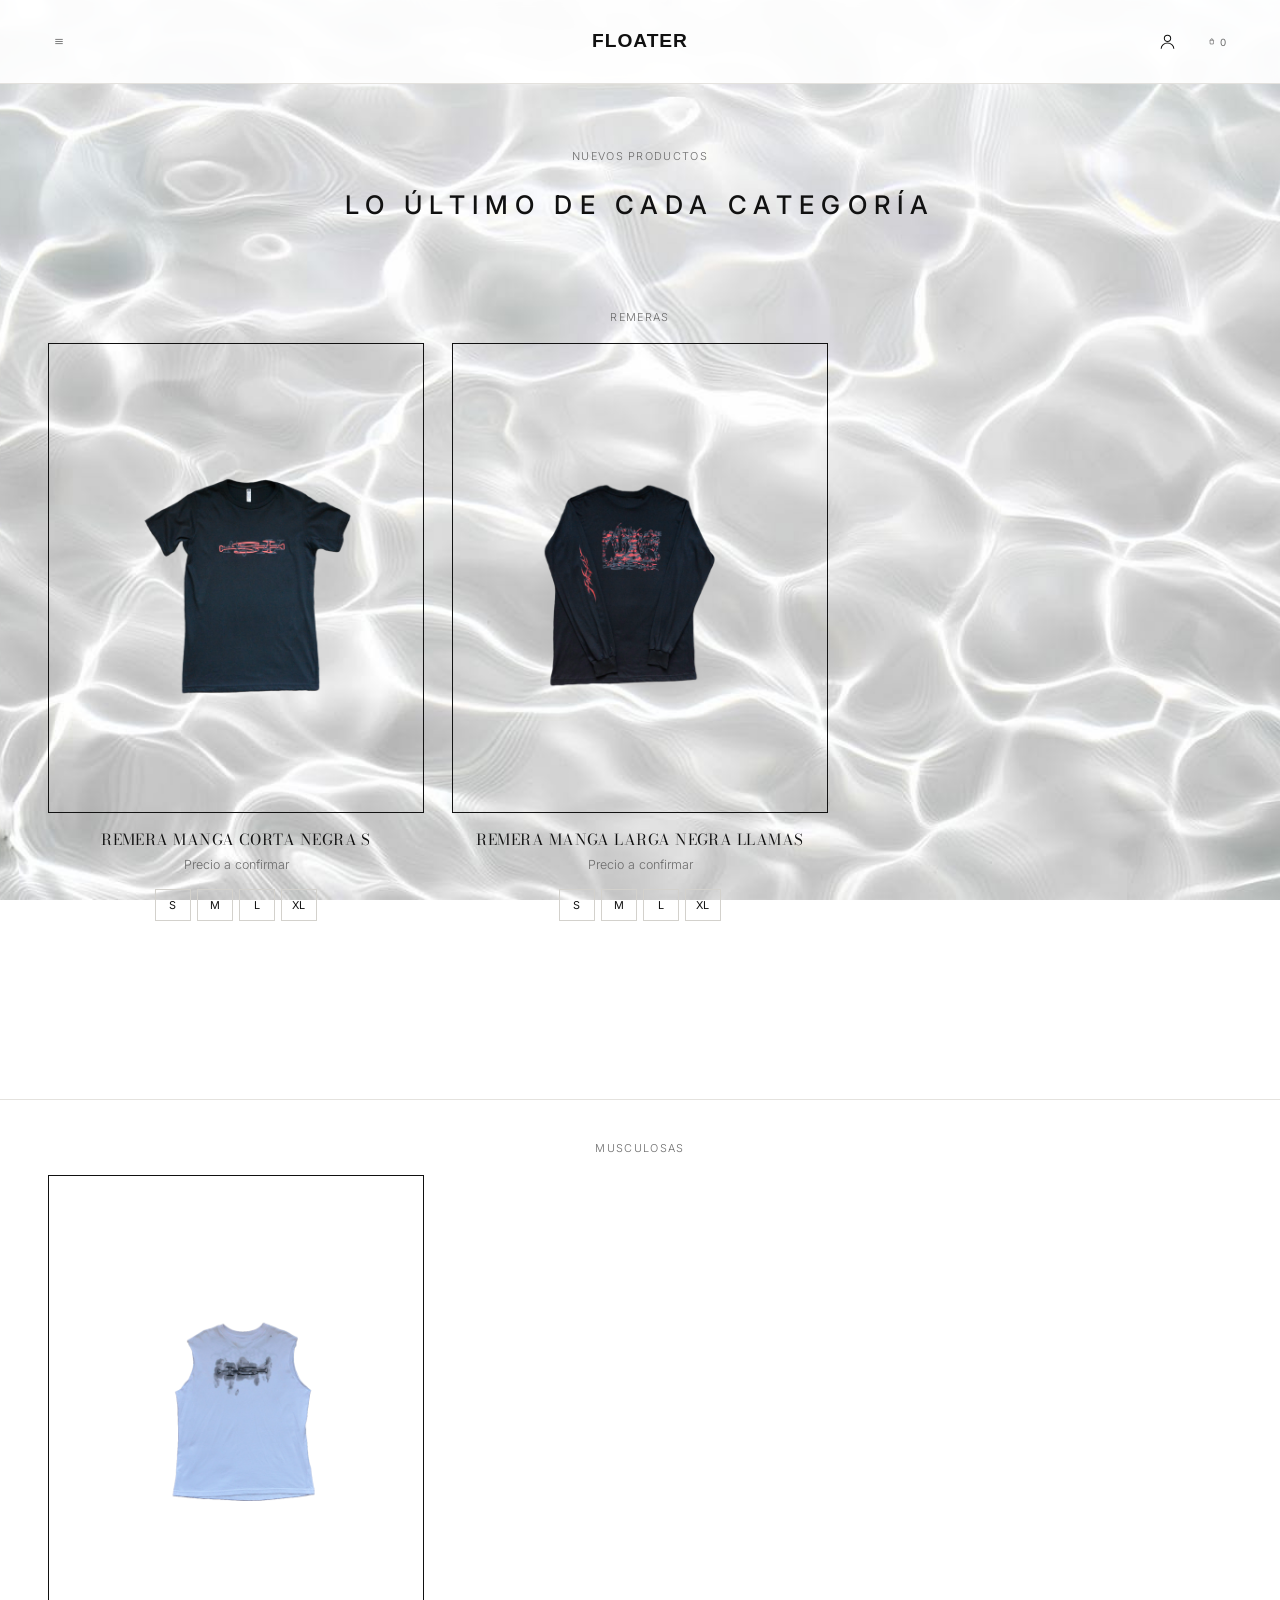
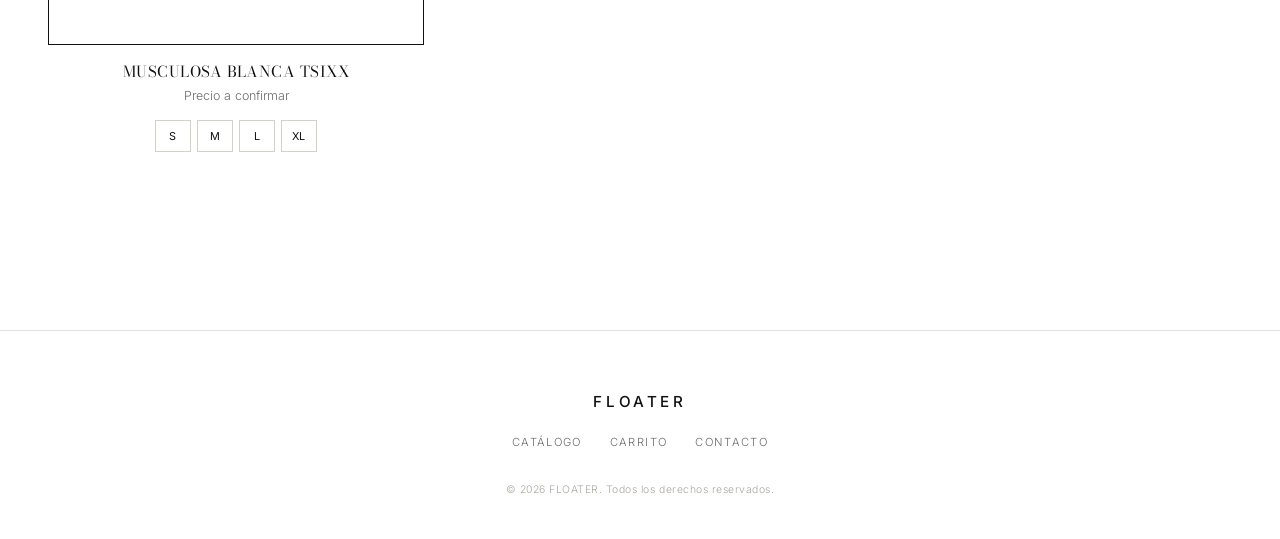
<file: nuevos.html>
<!DOCTYPE html>
<html lang="es">
<head>
<meta charset="UTF-8">
<!-- Google Analytics (GA4) -->
<script async src="https://www.googletagmanager.com/gtag/js?id=G-SPSZPKXL0S"></script>
<script>
  window.dataLayer = window.dataLayer || [];
  function gtag(){dataLayer.push(arguments);}
  gtag('js', new Date());
  gtag('config', 'G-SPSZPKXL0S');
</script>
<meta name="viewport" content="width=device-width, initial-scale=1.0">
<title>Nuevos productos — FLOATER</title>
<meta name="description" content="Lo último de cada categoría en FLOATER.">
<meta property="og:title" content="Nuevos productos — FLOATER">
<meta property="og:type" content="website">
<link rel="preconnect" href="https://fonts.googleapis.com">
<link rel="preconnect" href="https://fonts.gstatic.com" crossorigin>
<link href="https://fonts.googleapis.com/css2?family=Bodoni+Moda:ital,opsz,wght@0,6..96,400;0,6..96,500;0,6..96,600;1,6..96,400&family=Inter:wght@300;400;500;600&family=Permanent+Marker&display=swap" rel="stylesheet">
<link rel="stylesheet" href="css/style.css?v=23">
</head>
<body>

<header class="site-header">
  <div class="site-header__left">
    <button class="icon-btn" data-menu-open aria-label="Menú">
      <svg viewBox="0 0 24 24"><line x1="3" y1="7" x2="21" y2="7"/><line x1="3" y1="12" x2="21" y2="12"/><line x1="3" y1="17" x2="21" y2="17"/></svg>
    </button>
  </div>
  <div class="site-header__center">
    <a href="index.html" class="wordmark wordmark--md">FLOATER</a>
  </div>
  <div class="site-header__right">
    <a href="perfil.html" class="icon-btn" aria-label="Acceso exclusivo">
      <svg viewBox="0 0 24 24"><circle cx="12" cy="8" r="4"/><path d="M4 21c0-4 4-7 8-7s8 3 8 7"/></svg>
    </a>
    <button class="icon-btn" data-cart-open aria-label="Carrito">
      <svg viewBox="0 0 24 24"><path d="M6 8h12l-1 12H7L6 8z"/><path d="M9 8V6a3 3 0 0 1 6 0v2"/></svg>
      <span class="cart-count" data-cart-count></span>
    </button>
  </div>
</header>

<div class="mobile-menu">
  <button class="mobile-menu__close" data-menu-close>Cerrar</button>
  <a href="index.html">Home</a>
  <a href="catalog.html">Catálogo</a>
  <a href="ofertas.html">Ofertas</a>
  <a href="nuevos.html">Nuevos productos</a>
  <a href="cart.html">Carrito</a>
  <a href="contacto.html">Contacto</a>
</div>

<main>
  <section class="section--tight center">
    <p class="eyebrow">Nuevos productos</p>
    <h1 class="wordmark" style="font-size:1.6rem;">Lo último de cada categoría</h1>
  </section>

  <div data-newest-list>
    <!-- Se arma solo con los últimos 2 productos de cada categoría (script.js) -->
  </div>
</main>

<footer class="site-footer">
  <a href="index.html" class="wordmark wordmark--sm">FLOATER</a>
  <nav>
    <a href="catalog.html">Catálogo</a>
    <a href="cart.html">Carrito</a>
    <a href="contacto.html">Contacto</a>
  </nav>
  <small>© 2026 FLOATER. Todos los derechos reservados.</small>
</footer>


<div class="cart-drawer" data-cart-drawer>
  <div class="cart-drawer__overlay" data-cart-drawer-close></div>
  <aside class="cart-drawer__panel">
    <div class="cart-drawer__head">
      <span class="eyebrow" style="margin:0;">Carrito</span>
      <button class="cart-drawer__close" data-cart-drawer-close aria-label="Cerrar carrito">Cerrar ✕</button>
    </div>
    <div class="cart-drawer__body">
      <div data-cart-list></div>
      <p class="cart-empty" data-cart-empty style="display:none;">Tu carrito está vacío. <a href="catalog.html">Ver catálogo</a></p>
      <p class="cart-saved-note" data-cart-saved-note style="display:none;"></p>
    </div>
    <div class="cart-drawer__foot">
      <div class="cart-summary" data-cart-summary>
        <span>Total a comprar ahora</span>
        <span data-cart-total>—</span>
      </div>
      <a href="checkout.html" class="btn btn--dark btn--block" data-go-checkout>Ir a checkout</a>
    </div>
  </aside>
</div>

<script src="js/script.js?v=14"></script>
</body>
</html>
</file>
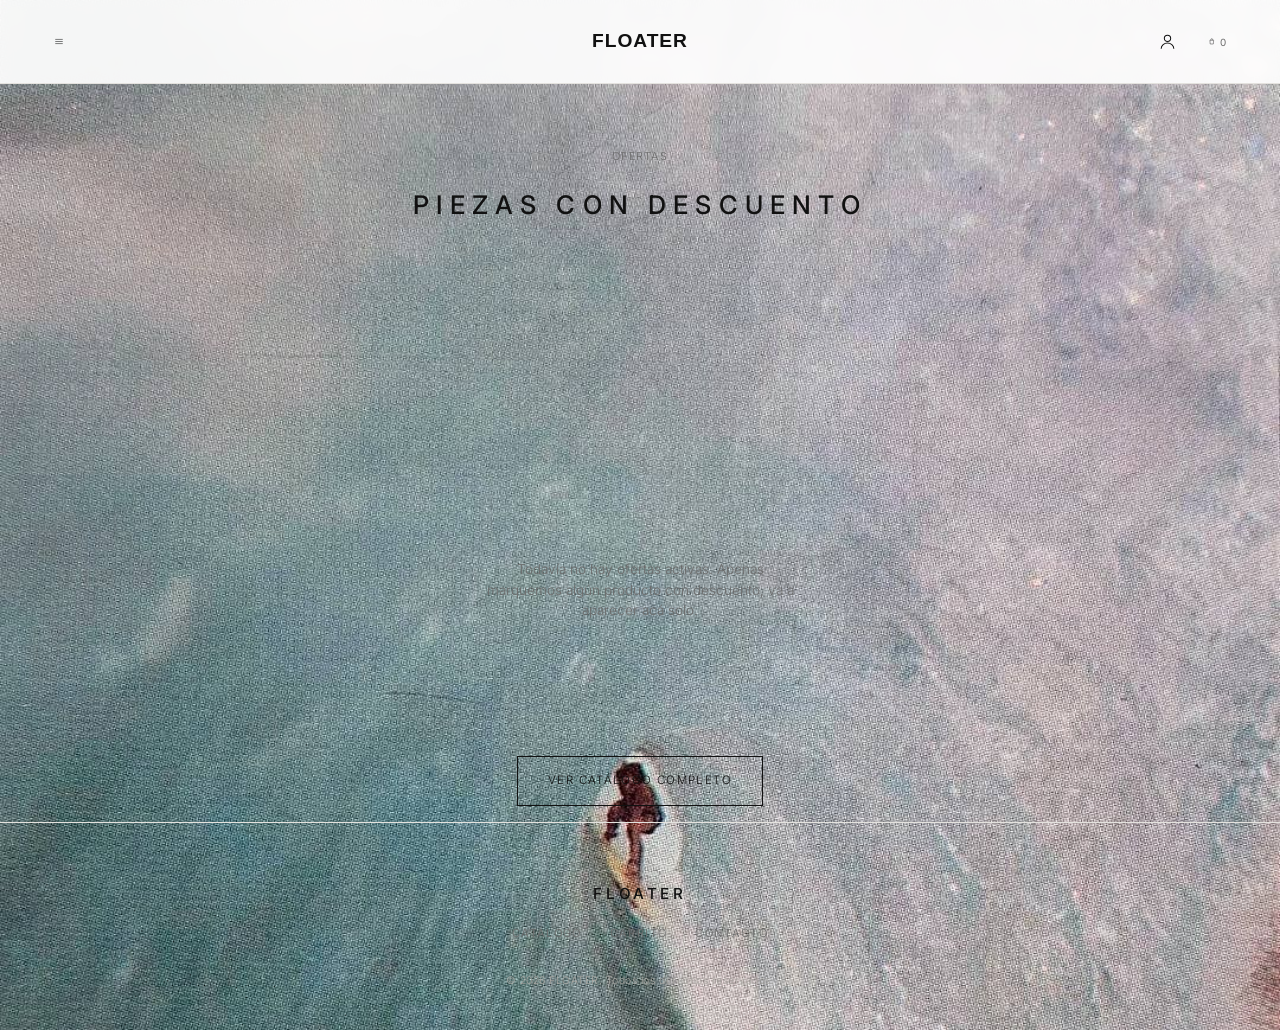
<file: ofertas.html>
<!DOCTYPE html>
<html lang="es">
<head>
<meta charset="UTF-8">
<!-- Google Analytics (GA4) -->
<script async src="https://www.googletagmanager.com/gtag/js?id=G-SPSZPKXL0S"></script>
<script>
  window.dataLayer = window.dataLayer || [];
  function gtag(){dataLayer.push(arguments);}
  gtag('js', new Date());
  gtag('config', 'G-SPSZPKXL0S');
</script>
<meta name="viewport" content="width=device-width, initial-scale=1.0">
<title>Ofertas — FLOATER</title>
<meta name="description" content="Piezas FLOATER con descuento, cuando estén disponibles.">
<meta property="og:title" content="Ofertas — FLOATER">
<meta property="og:type" content="website">
<link rel="preconnect" href="https://fonts.googleapis.com">
<link rel="preconnect" href="https://fonts.gstatic.com" crossorigin>
<link href="https://fonts.googleapis.com/css2?family=Bodoni+Moda:ital,opsz,wght@0,6..96,400;0,6..96,500;0,6..96,600;1,6..96,400&family=Inter:wght@300;400;500;600&family=Permanent+Marker&display=swap" rel="stylesheet">
<link rel="stylesheet" href="css/style.css?v=23">
</head>
<body class="page-ofertas">

<header class="site-header">
  <div class="site-header__left">
    <button class="icon-btn" data-menu-open aria-label="Menú">
      <svg viewBox="0 0 24 24"><line x1="3" y1="7" x2="21" y2="7"/><line x1="3" y1="12" x2="21" y2="12"/><line x1="3" y1="17" x2="21" y2="17"/></svg>
    </button>
  </div>
  <div class="site-header__center">
    <a href="index.html" class="wordmark wordmark--md">FLOATER</a>
  </div>
  <div class="site-header__right">
    <a href="perfil.html" class="icon-btn" aria-label="Acceso exclusivo">
      <svg viewBox="0 0 24 24"><circle cx="12" cy="8" r="4"/><path d="M4 21c0-4 4-7 8-7s8 3 8 7"/></svg>
    </a>
    <button class="icon-btn" data-cart-open aria-label="Carrito">
      <svg viewBox="0 0 24 24"><path d="M6 8h12l-1 12H7L6 8z"/><path d="M9 8V6a3 3 0 0 1 6 0v2"/></svg>
      <span class="cart-count" data-cart-count></span>
    </button>
  </div>
</header>

<div class="mobile-menu">
  <button class="mobile-menu__close" data-menu-close>Cerrar</button>
  <a href="index.html">Home</a>
  <a href="catalog.html">Catálogo</a>
  <a href="ofertas.html">Ofertas</a>
  <a href="nuevos.html">Nuevos productos</a>
  <a href="cart.html">Carrito</a>
  <a href="contacto.html">Contacto</a>
</div>

<main>
  <section class="section--tight center">
    <p class="eyebrow">Ofertas</p>
    <h1 class="wordmark" style="font-size:1.6rem;">Piezas con descuento</h1>
  </section>

  <div class="catalog-list" data-offers-list></div>
  <div data-offers-empty style="display:none;">
    <p class="catalog-empty">
      Todavía no hay ofertas activas. Apenas marquemos algún producto con descuento, va a aparecer acá solo.
    </p>
    <p style="text-align:center;"><a href="catalog.html" class="btn" style="display:inline-block;">Ver catálogo completo</a></p>
  </div>
</main>

<footer class="site-footer">
  <a href="index.html" class="wordmark wordmark--sm">FLOATER</a>
  <nav>
    <a href="catalog.html">Catálogo</a>
    <a href="cart.html">Carrito</a>
    <a href="contacto.html">Contacto</a>
  </nav>
  <small>© 2026 FLOATER. Todos los derechos reservados.</small>
</footer>


<div class="cart-drawer" data-cart-drawer>
  <div class="cart-drawer__overlay" data-cart-drawer-close></div>
  <aside class="cart-drawer__panel">
    <div class="cart-drawer__head">
      <span class="eyebrow" style="margin:0;">Carrito</span>
      <button class="cart-drawer__close" data-cart-drawer-close aria-label="Cerrar carrito">Cerrar ✕</button>
    </div>
    <div class="cart-drawer__body">
      <div data-cart-list></div>
      <p class="cart-empty" data-cart-empty style="display:none;">Tu carrito está vacío. <a href="catalog.html">Ver catálogo</a></p>
      <p class="cart-saved-note" data-cart-saved-note style="display:none;"></p>
    </div>
    <div class="cart-drawer__foot">
      <div class="cart-summary" data-cart-summary>
        <span>Total a comprar ahora</span>
        <span data-cart-total>—</span>
      </div>
      <a href="checkout.html" class="btn btn--dark btn--block" data-go-checkout>Ir a checkout</a>
    </div>
  </aside>
</div>

<script src="js/script.js?v=14"></script>
</body>
</html>
</file>
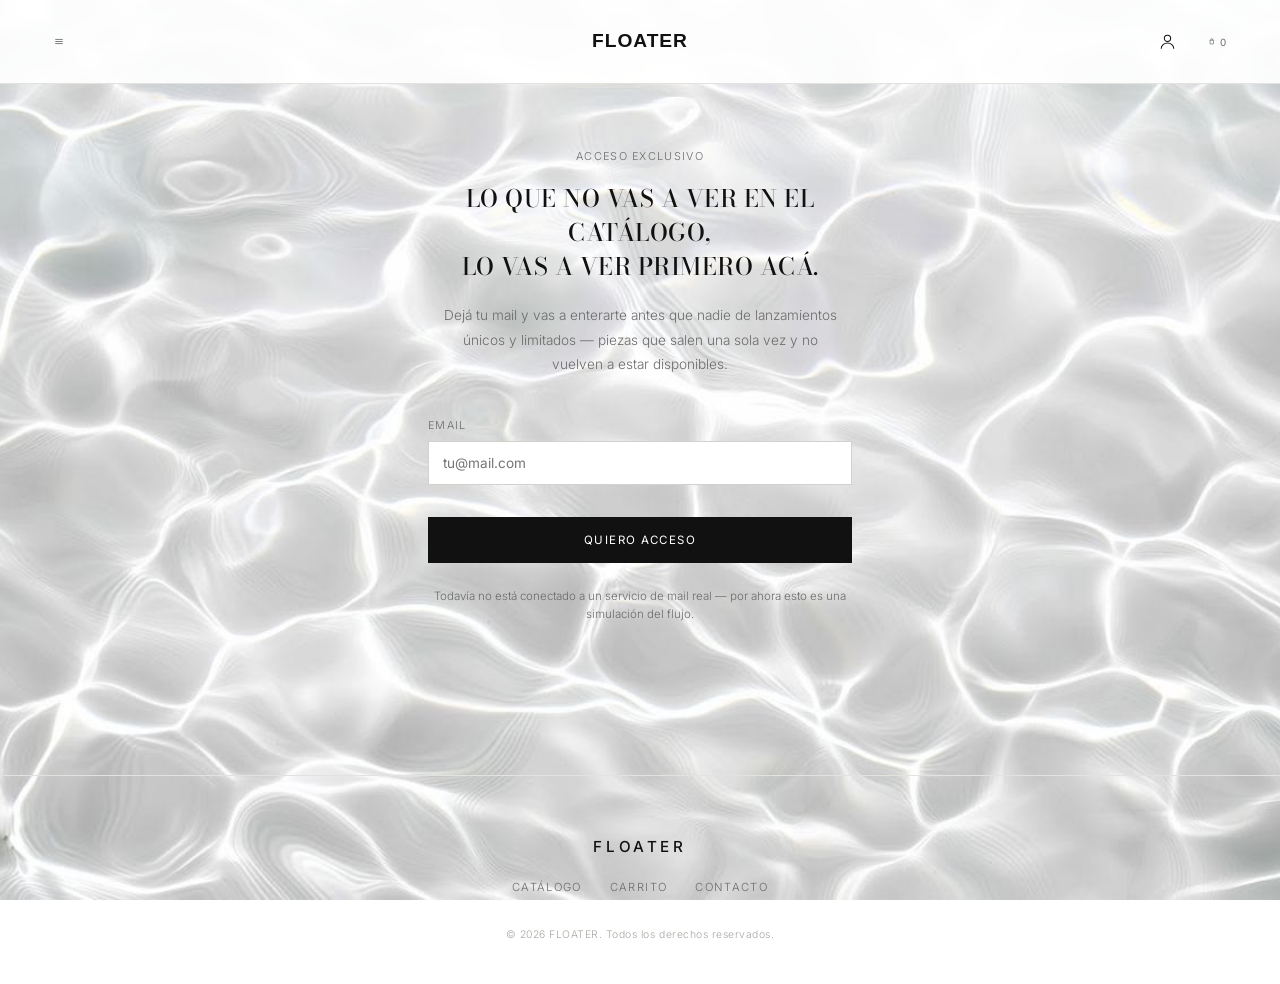
<file: perfil.html>
<!DOCTYPE html>
<html lang="es">
<head>
<meta charset="UTF-8">
<!-- Google Analytics (GA4) -->
<script async src="https://www.googletagmanager.com/gtag/js?id=G-SPSZPKXL0S"></script>
<script>
  window.dataLayer = window.dataLayer || [];
  function gtag(){dataLayer.push(arguments);}
  gtag('js', new Date());
  gtag('config', 'G-SPSZPKXL0S');
</script>
<meta name="viewport" content="width=device-width, initial-scale=1.0">
<title>Acceso exclusivo — FLOATER</title>
<meta name="description" content="Sumate a la lista de acceso exclusivo de FLOATER y enterate antes de los lanzamientos limitados.">
<meta property="og:title" content="Acceso exclusivo — FLOATER">
<meta property="og:type" content="website">
<link rel="preconnect" href="https://fonts.googleapis.com">
<link rel="preconnect" href="https://fonts.gstatic.com" crossorigin>
<link href="https://fonts.googleapis.com/css2?family=Bodoni+Moda:ital,opsz,wght@0,6..96,400;0,6..96,500;0,6..96,600;1,6..96,400&family=Inter:wght@300;400;500;600&family=Permanent+Marker&display=swap" rel="stylesheet">
<link rel="stylesheet" href="css/style.css?v=23">
</head>
<body>

<header class="site-header">
  <div class="site-header__left">
    <button class="icon-btn" data-menu-open aria-label="Menú">
      <svg viewBox="0 0 24 24"><line x1="3" y1="7" x2="21" y2="7"/><line x1="3" y1="12" x2="21" y2="12"/><line x1="3" y1="17" x2="21" y2="17"/></svg>
    </button>
  </div>
  <div class="site-header__center">
    <a href="index.html" class="wordmark wordmark--md">FLOATER</a>
  </div>
  <div class="site-header__right">
    <a href="perfil.html" class="icon-btn" aria-label="Acceso exclusivo">
      <svg viewBox="0 0 24 24"><circle cx="12" cy="8" r="4"/><path d="M4 21c0-4 4-7 8-7s8 3 8 7"/></svg>
    </a>
    <button class="icon-btn" data-cart-open aria-label="Carrito">
      <svg viewBox="0 0 24 24"><path d="M6 8h12l-1 12H7L6 8z"/><path d="M9 8V6a3 3 0 0 1 6 0v2"/></svg>
      <span class="cart-count" data-cart-count></span>
    </button>
  </div>
</header>

<div class="mobile-menu">
  <button class="mobile-menu__close" data-menu-close>Cerrar</button>
  <a href="index.html">Home</a>
  <a href="catalog.html">Catálogo</a>
  <a href="ofertas.html">Ofertas</a>
  <a href="nuevos.html">Nuevos productos</a>
  <a href="cart.html">Carrito</a>
  <a href="contacto.html">Contacto</a>
</div>

<main class="checkout" style="max-width:520px;">
  <div data-signup-form-wrap>
    <p class="eyebrow center" style="text-align:center;">Acceso exclusivo</p>
    <h1 class="wordmark" style="font-size:1.5rem;text-align:center;margin-bottom:20px;line-height:1.4;">
      Lo que no vas a ver en el catálogo,<br>lo vas a ver primero acá.
    </h1>
    <p style="text-align:center;font-size:0.85rem;color:var(--gray);max-width:400px;margin:0 auto 40px;line-height:1.8;">
      Dejá tu mail y vas a enterarte antes que nadie de lanzamientos únicos y limitados —
      piezas que salen una sola vez y no vuelven a estar disponibles.
    </p>
    <form data-signup-form>
      <div class="form-group">
        <label>Email</label>
        <input type="email" required placeholder="tu@mail.com">
      </div>
      <button type="submit" class="btn btn--dark btn--block" style="margin-top:12px;">Quiero acceso</button>
    </form>
    <p class="notice">Todavía no está conectado a un servicio de mail real — por ahora esto es una simulación del flujo.</p>
  </div>

  <div data-signup-confirm style="display:none;text-align:center;padding:60px 0;">
    <p class="eyebrow">Listo</p>
    <h2 class="wordmark" style="font-size:1.3rem;margin-bottom:16px;">Ya estás en la lista.</h2>
    <p style="color:var(--gray);font-size:0.85rem;max-width:380px;margin:0 auto 32px;">
      Cuando salga algo único o limitado, vas a ser de los primeros en saberlo.
    </p>
    <a href="index.html" class="btn">Volver al home</a>
  </div>
</main>

<footer class="site-footer">
  <a href="index.html" class="wordmark wordmark--sm">FLOATER</a>
  <nav>
    <a href="catalog.html">Catálogo</a>
    <a href="cart.html">Carrito</a>
    <a href="contacto.html">Contacto</a>
  </nav>
  <small>© 2026 FLOATER. Todos los derechos reservados.</small>
</footer>


<div class="cart-drawer" data-cart-drawer>
  <div class="cart-drawer__overlay" data-cart-drawer-close></div>
  <aside class="cart-drawer__panel">
    <div class="cart-drawer__head">
      <span class="eyebrow" style="margin:0;">Carrito</span>
      <button class="cart-drawer__close" data-cart-drawer-close aria-label="Cerrar carrito">Cerrar ✕</button>
    </div>
    <div class="cart-drawer__body">
      <div data-cart-list></div>
      <p class="cart-empty" data-cart-empty style="display:none;">Tu carrito está vacío. <a href="catalog.html">Ver catálogo</a></p>
      <p class="cart-saved-note" data-cart-saved-note style="display:none;"></p>
    </div>
    <div class="cart-drawer__foot">
      <div class="cart-summary" data-cart-summary>
        <span>Total a comprar ahora</span>
        <span data-cart-total>—</span>
      </div>
      <a href="checkout.html" class="btn btn--dark btn--block" data-go-checkout>Ir a checkout</a>
    </div>
  </aside>
</div>

<script src="js/script.js?v=14"></script>
</body>
</html>
</file>
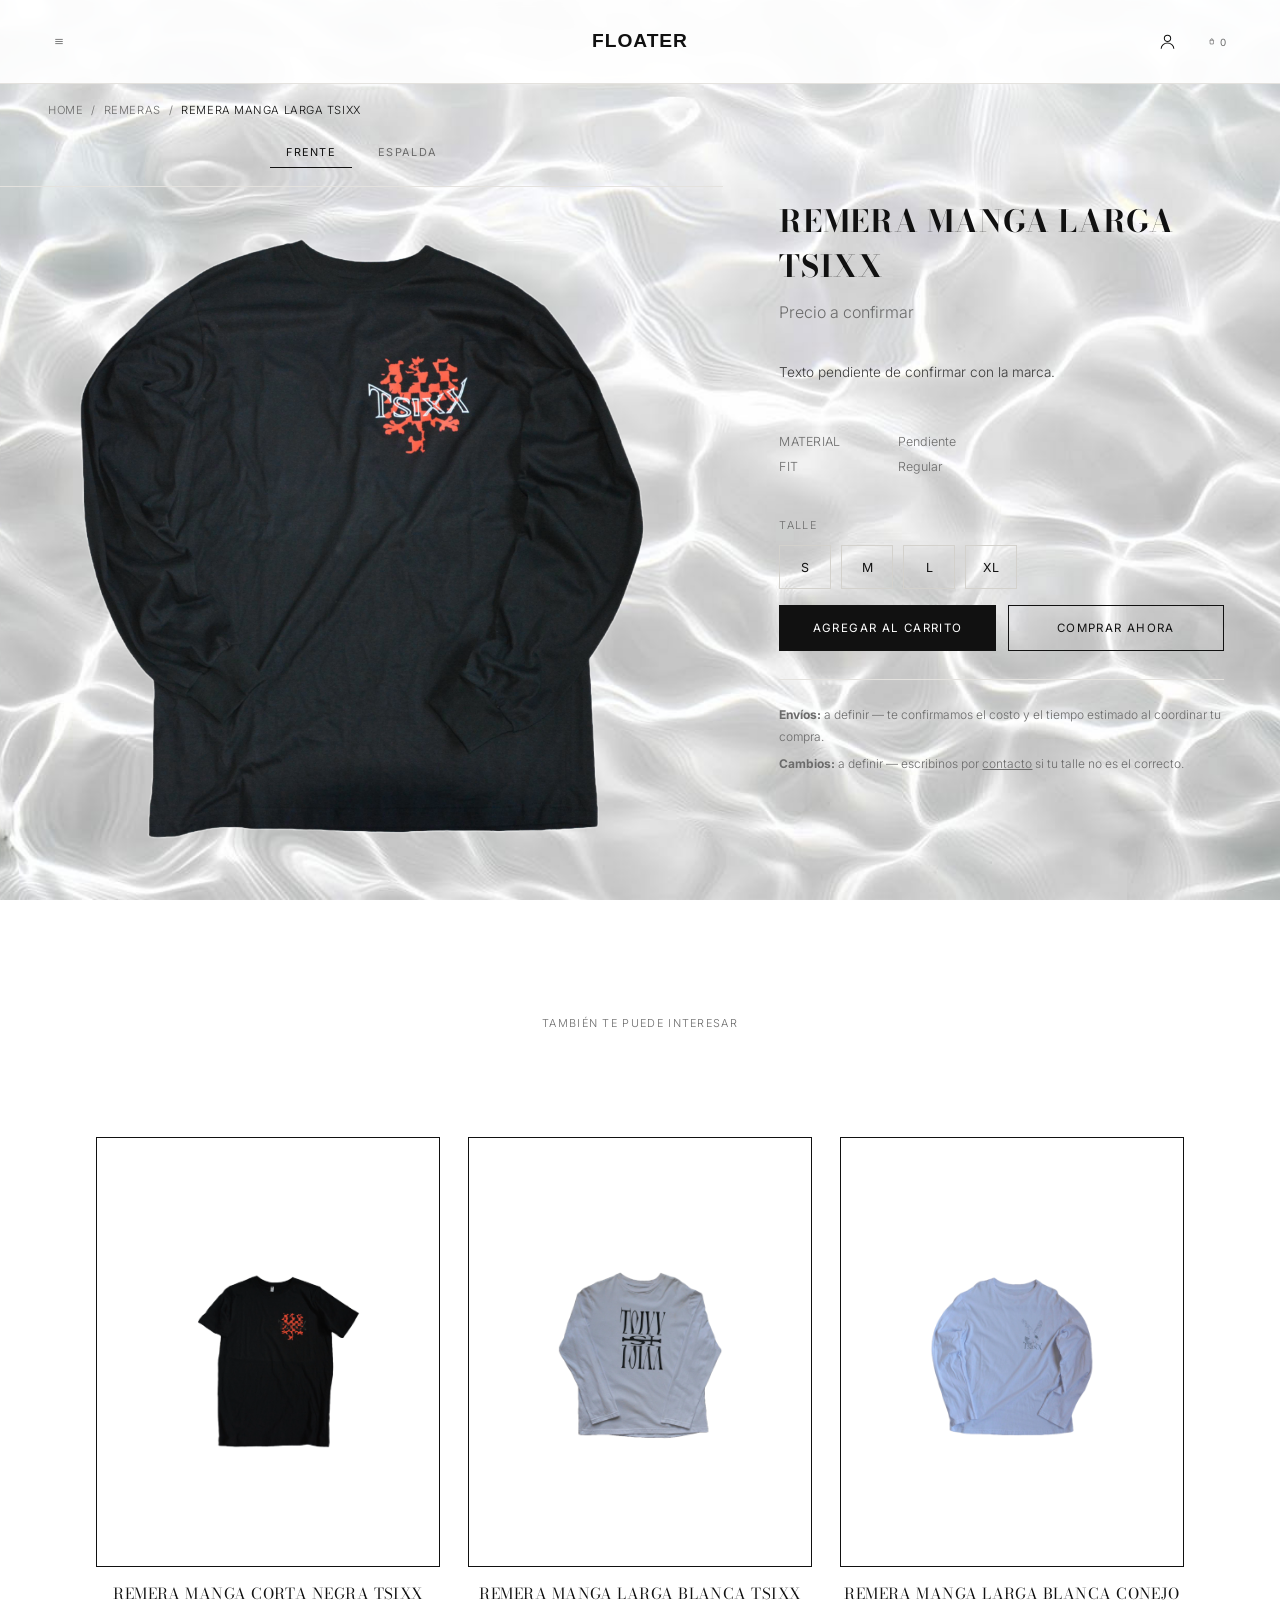
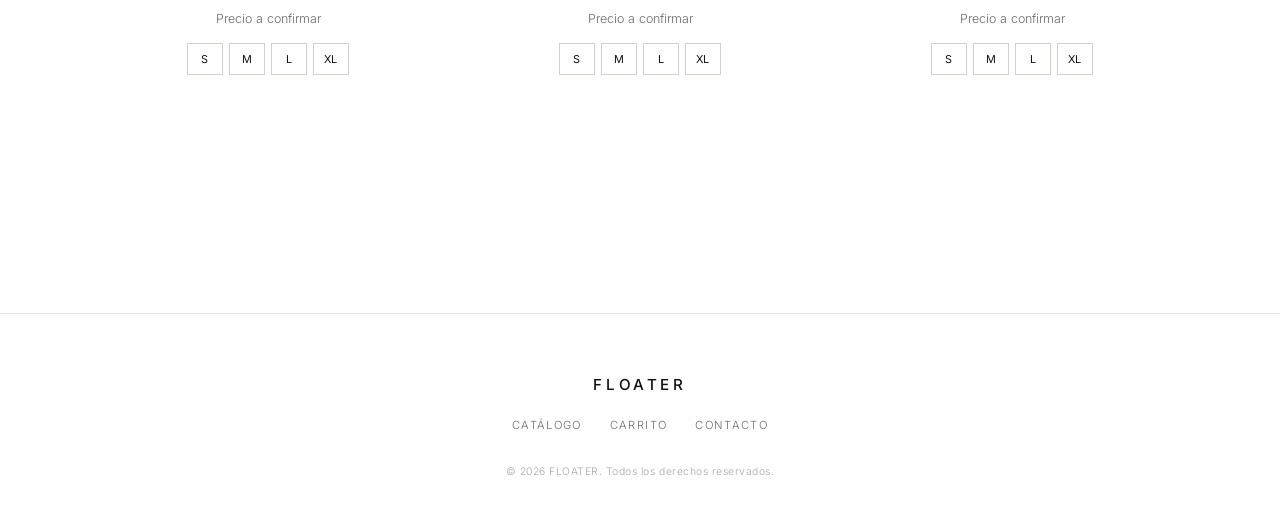
<file: product.html>
<!DOCTYPE html>
<html lang="es">
<head>
<meta charset="UTF-8">
<!-- Google Analytics (GA4) -->
<script async src="https://www.googletagmanager.com/gtag/js?id=G-SPSZPKXL0S"></script>
<script>
  window.dataLayer = window.dataLayer || [];
  function gtag(){dataLayer.push(arguments);}
  gtag('js', new Date());
  gtag('config', 'G-SPSZPKXL0S');
</script>
<meta name="viewport" content="width=device-width, initial-scale=1.0">
<title data-page-title>Producto — FLOATER</title>
<meta name="description" data-page-description content="Ficha de producto FLOATER — streetwear de autor.">
<meta property="og:title" content="FLOATER">
<meta property="og:type" content="og:product">
<link rel="preconnect" href="https://fonts.googleapis.com">
<link rel="preconnect" href="https://fonts.gstatic.com" crossorigin>
<link href="https://fonts.googleapis.com/css2?family=Bodoni+Moda:ital,opsz,wght@0,6..96,400;0,6..96,500;0,6..96,600;1,6..96,400&family=Inter:wght@300;400;500;600&family=Permanent+Marker&display=swap" rel="stylesheet">
<link rel="stylesheet" href="css/style.css?v=23">
</head>
<body>

<header class="site-header">
  <div class="site-header__left">
    <button class="icon-btn" data-menu-open aria-label="Menú">
      <svg viewBox="0 0 24 24"><line x1="3" y1="7" x2="21" y2="7"/><line x1="3" y1="12" x2="21" y2="12"/><line x1="3" y1="17" x2="21" y2="17"/></svg>
    </button>
  </div>
  <div class="site-header__center">
    <a href="index.html" class="wordmark wordmark--md">FLOATER</a>
  </div>
  <div class="site-header__right">
    <a href="perfil.html" class="icon-btn" aria-label="Acceso exclusivo">
      <svg viewBox="0 0 24 24"><circle cx="12" cy="8" r="4"/><path d="M4 21c0-4 4-7 8-7s8 3 8 7"/></svg>
    </a>
    <button class="icon-btn" data-cart-open aria-label="Carrito">
      <svg viewBox="0 0 24 24"><path d="M6 8h12l-1 12H7L6 8z"/><path d="M9 8V6a3 3 0 0 1 6 0v2"/></svg>
      <span class="cart-count" data-cart-count></span>
    </button>
  </div>
</header>

<div class="mobile-menu">
  <button class="mobile-menu__close" data-menu-close>Cerrar</button>
  <a href="index.html">Home</a>
  <a href="catalog.html">Catálogo</a>
  <a href="ofertas.html">Ofertas</a>
  <a href="nuevos.html">Nuevos productos</a>
  <a href="cart.html">Carrito</a>
  <a href="contacto.html">Contacto</a>
</div>

<nav class="breadcrumb" data-breadcrumb aria-label="Ruta de navegación"></nav>

<main class="product-view">
  <div class="product-gallery">
    <div class="product-gallery__tabs" data-gallery-tabs>
      <!-- Se arman solas según las fotos que tenga cada producto (ver script.js) -->
    </div>
    <div class="product-gallery__stage" data-gallery-stage></div>
  </div>

  <div class="product-info">
    <h1 class="name" data-product-name>—</h1>
    <p class="price" data-product-price>—</p>
    <p class="desc" data-product-desc>—</p>

    <div class="product-meta product-meta--top">
      <dl>
        <dt>Material</dt><dd data-product-material>—</dd>
        <dt>Fit</dt><dd data-product-fit>—</dd>
      </dl>
    </div>

    <span class="size-label">Talle</span>
    <div class="size-grid" data-size-grid></div>
    <p class="size-error" data-size-error style="display:none;"></p>

    <div class="product-actions">
      <button class="btn btn--dark" data-add-to-cart>Agregar al carrito</button>
      <button class="btn" data-buy-now>Comprar ahora</button>
    </div>

    <div class="product-shipping-note">
      <p><strong>Envíos:</strong> a definir — te confirmamos el costo y el tiempo estimado al coordinar tu compra.</p>
      <p><strong>Cambios:</strong> a definir — escribinos por <a href="contacto.html">contacto</a> si tu talle no es el correcto.</p>
    </div>
  </div>
</main>

<section class="related-products" data-related-wrap style="display:none;">
  <p class="eyebrow center">También te puede interesar</p>
  <div class="catalog-list" data-related-list></div>
</section>

<footer class="site-footer">
  <a href="index.html" class="wordmark wordmark--sm">FLOATER</a>
  <nav>
    <a href="catalog.html">Catálogo</a>
    <a href="cart.html">Carrito</a>
    <a href="contacto.html">Contacto</a>
  </nav>
  <small>© 2026 FLOATER. Todos los derechos reservados.</small>
</footer>


<div class="cart-drawer" data-cart-drawer>
  <div class="cart-drawer__overlay" data-cart-drawer-close></div>
  <aside class="cart-drawer__panel">
    <div class="cart-drawer__head">
      <span class="eyebrow" style="margin:0;">Carrito</span>
      <button class="cart-drawer__close" data-cart-drawer-close aria-label="Cerrar carrito">Cerrar ✕</button>
    </div>
    <div class="cart-drawer__body">
      <div data-cart-list></div>
      <p class="cart-empty" data-cart-empty style="display:none;">Tu carrito está vacío. <a href="catalog.html">Ver catálogo</a></p>
      <p class="cart-saved-note" data-cart-saved-note style="display:none;"></p>
    </div>
    <div class="cart-drawer__foot">
      <div class="cart-summary" data-cart-summary>
        <span>Total a comprar ahora</span>
        <span data-cart-total>—</span>
      </div>
      <a href="checkout.html" class="btn btn--dark btn--block" data-go-checkout>Ir a checkout</a>
    </div>
  </aside>
</div>

<script src="js/script.js?v=14"></script>
</body>
</html>
</file>
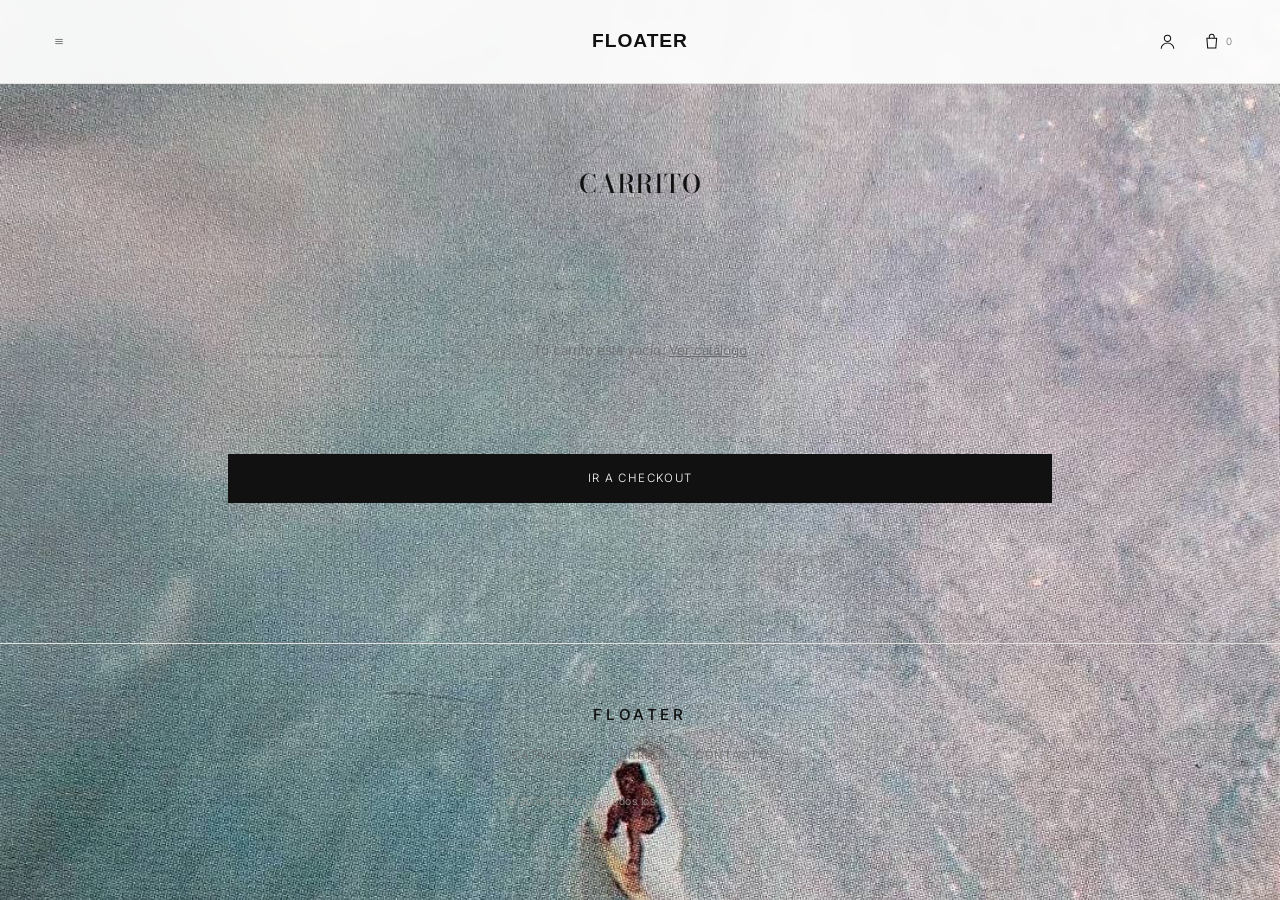
<file: floater-site 2/cart.html>
<!DOCTYPE html>
<html lang="es">
<head>
<meta charset="UTF-8">
<!-- Google Analytics (GA4) -->
<script async src="https://www.googletagmanager.com/gtag/js?id=G-XXXXXXXXXX"></script>
<script>
  window.dataLayer = window.dataLayer || [];
  function gtag(){dataLayer.push(arguments);}
  gtag('js', new Date());
  gtag('config', 'G-XXXXXXXXXX');
</script>
<meta name="viewport" content="width=device-width, initial-scale=1.0">
<title>Carrito — FLOATER</title>
<meta name="description" content="Tu carrito de compras en FLOATER.">
<meta name="robots" content="noindex">
<link rel="preconnect" href="https://fonts.googleapis.com">
<link rel="preconnect" href="https://fonts.gstatic.com" crossorigin>
<link href="https://fonts.googleapis.com/css2?family=Bodoni+Moda:ital,opsz,wght@0,6..96,400;0,6..96,500;0,6..96,600;1,6..96,400&family=Inter:wght@300;400;500;600&family=Permanent+Marker&display=swap" rel="stylesheet">
<link rel="stylesheet" href="css/style.css?v=23">
</head>
<body class="page-cart">

<header class="site-header">
  <div class="site-header__left">
    <button class="icon-btn" data-menu-open aria-label="Menú">
      <svg viewBox="0 0 24 24"><line x1="3" y1="7" x2="21" y2="7"/><line x1="3" y1="12" x2="21" y2="12"/><line x1="3" y1="17" x2="21" y2="17"/></svg>
    </button>
  </div>
  <div class="site-header__center">
    <a href="index.html" class="wordmark wordmark--md">FLOATER</a>
  </div>
  <div class="site-header__right">
    <a href="perfil.html" class="icon-btn" aria-label="Acceso exclusivo">
      <svg viewBox="0 0 24 24"><circle cx="12" cy="8" r="4"/><path d="M4 21c0-4 4-7 8-7s8 3 8 7"/></svg>
    </a>
    <a href="cart.html" class="icon-btn" aria-label="Carrito">
      <svg viewBox="0 0 24 24"><path d="M6 8h12l-1 12H7L6 8z"/><path d="M9 8V6a3 3 0 0 1 6 0v2"/></svg>
      <span class="cart-count" data-cart-count></span>
    </a>
  </div>
</header>

<div class="mobile-menu">
  <button class="mobile-menu__close" data-menu-close>Cerrar</button>
  <a href="index.html">Home</a>
  <a href="catalog.html">Catálogo</a>
  <a href="ofertas.html">Ofertas</a>
  <a href="nuevos.html">Nuevos productos</a>
  <a href="cart.html">Carrito</a>
  <a href="contacto.html">Contacto</a>
</div>

<main class="cart-page">
  <h1 class="wordmark" style="font-size:1.6rem;">Carrito</h1>

  <div data-cart-list></div>
  <p class="cart-empty" data-cart-empty style="display:none;">Tu carrito está vacío. <a href="catalog.html" style="text-decoration:underline;">Ver catálogo</a></p>

  <p class="cart-saved-note" data-cart-saved-note style="display:none;"></p>

  <div class="cart-summary" data-cart-summary>
    <span>Total a comprar ahora</span>
    <span data-cart-total>—</span>
  </div>

  <a href="checkout.html" class="btn btn--dark btn--block" data-go-checkout>Ir a checkout</a>
</main>

<footer class="site-footer">
  <a href="index.html" class="wordmark wordmark--sm">FLOATER</a>
  <nav>
    <a href="catalog.html">Catálogo</a>
    <a href="cart.html">Carrito</a>
    <a href="contacto.html">Contacto</a>
  </nav>
  <small>© 2026 FLOATER. Todos los derechos reservados.</small>
</footer>

<script src="js/script.js?v=14"></script>
</body>
</html>
</file>
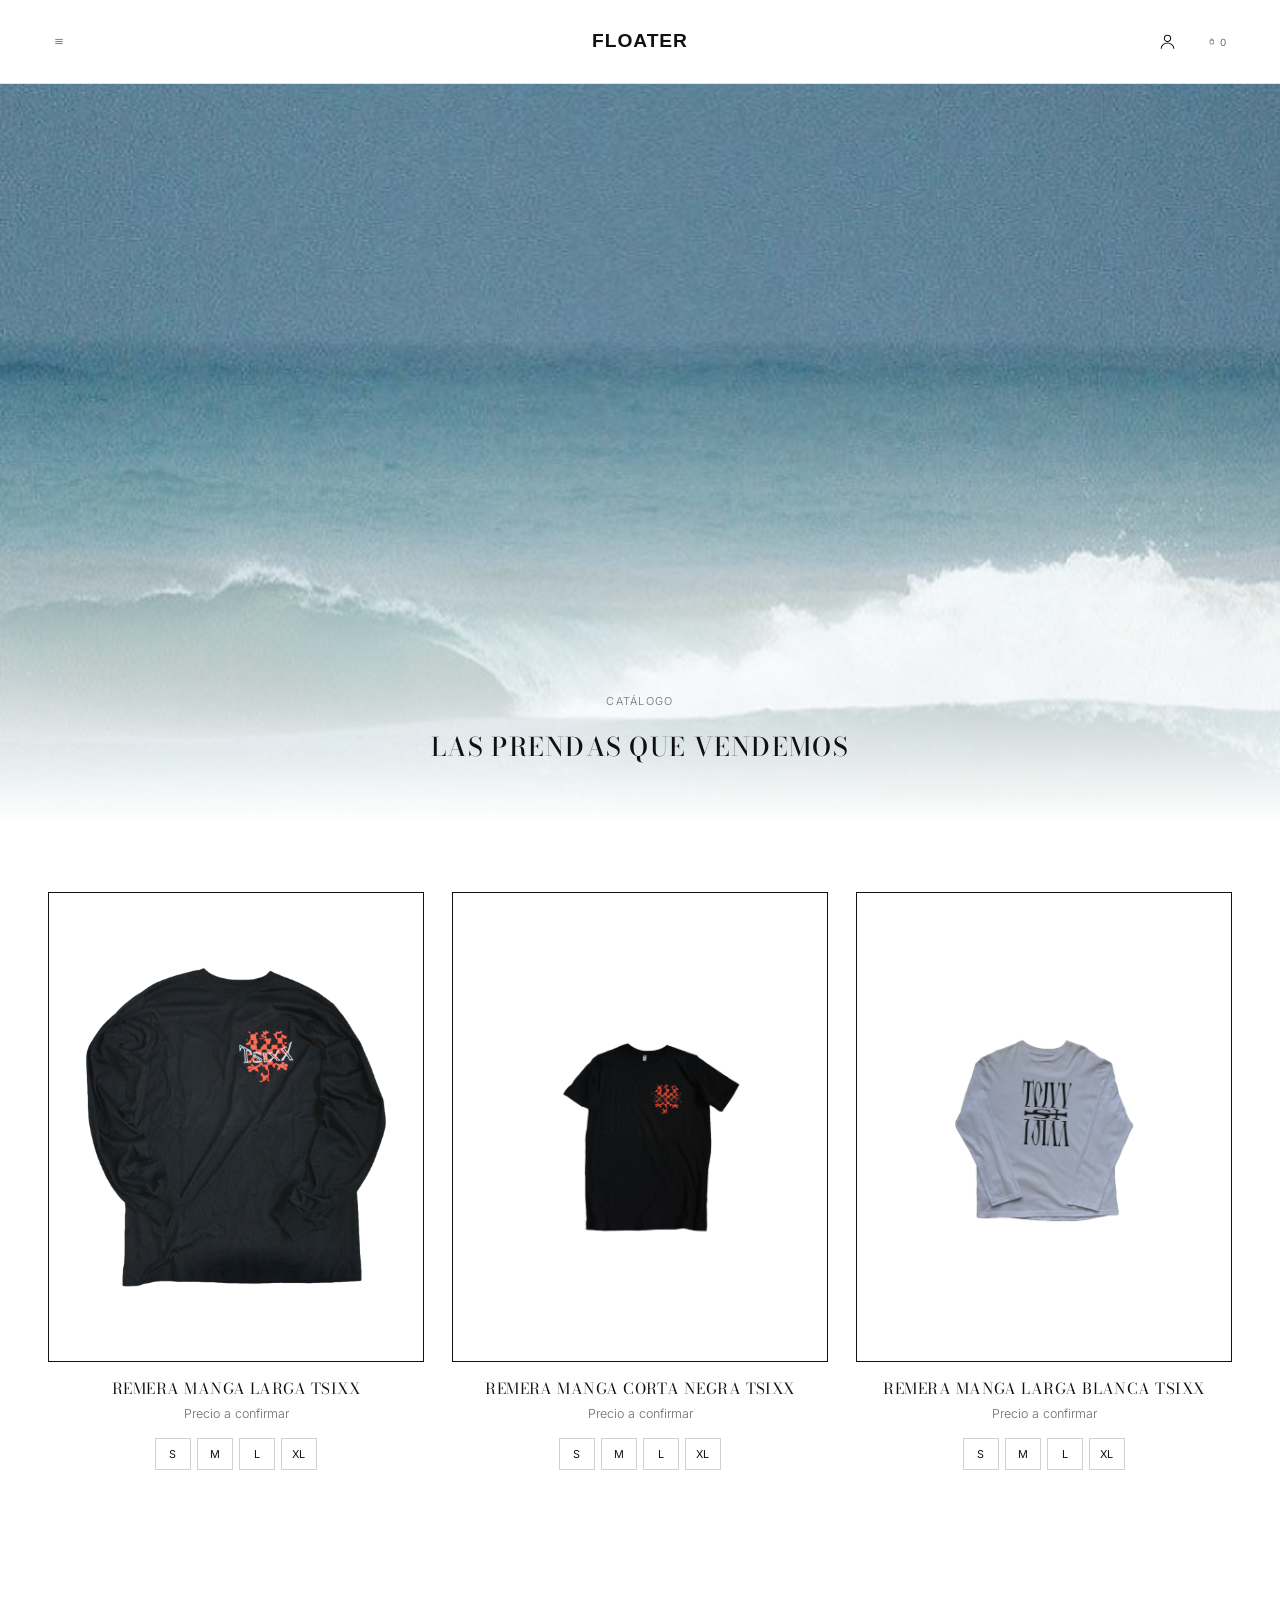
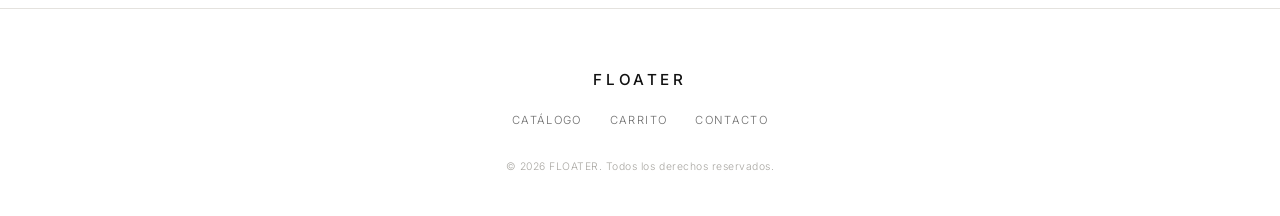
<file: floater-site 2/catalog.html>
<!DOCTYPE html>
<html lang="es">
<head>
<meta charset="UTF-8">
<!-- Google Analytics (GA4) -->
<script async src="https://www.googletagmanager.com/gtag/js?id=G-XXXXXXXXXX"></script>
<script>
  window.dataLayer = window.dataLayer || [];
  function gtag(){dataLayer.push(arguments);}
  gtag('js', new Date());
  gtag('config', 'G-XXXXXXXXXX');
</script>
<meta name="viewport" content="width=device-width, initial-scale=1.0">
<title>Catálogo — FLOATER</title>
<meta name="description" content="Catálogo FLOATER: remeras y prendas streetwear de autor, en stock limitado.">
<meta property="og:title" content="Catálogo — FLOATER">
<meta property="og:description" content="Remeras y prendas streetwear de autor, en stock limitado.">
<meta property="og:type" content="website">
<link rel="preconnect" href="https://fonts.googleapis.com">
<link rel="preconnect" href="https://fonts.gstatic.com" crossorigin>
<link href="https://fonts.googleapis.com/css2?family=Bodoni+Moda:ital,opsz,wght@0,6..96,400;0,6..96,500;0,6..96,600;1,6..96,400&family=Inter:wght@300;400;500;600&family=Permanent+Marker&display=swap" rel="stylesheet">
<link rel="stylesheet" href="css/style.css?v=23">
</head>
<body class="page-catalog">

<header class="site-header">
  <div class="site-header__left">
    <button class="icon-btn" data-menu-open aria-label="Menú">
      <svg viewBox="0 0 24 24"><line x1="3" y1="7" x2="21" y2="7"/><line x1="3" y1="12" x2="21" y2="12"/><line x1="3" y1="17" x2="21" y2="17"/></svg>
    </button>
  </div>
  <div class="site-header__center">
    <a href="index.html" class="wordmark wordmark--md">FLOATER</a>
  </div>
  <div class="site-header__right">
    <a href="perfil.html" class="icon-btn" aria-label="Acceso exclusivo">
      <svg viewBox="0 0 24 24"><circle cx="12" cy="8" r="4"/><path d="M4 21c0-4 4-7 8-7s8 3 8 7"/></svg>
    </a>
    <button class="icon-btn" data-cart-open aria-label="Carrito">
      <svg viewBox="0 0 24 24"><path d="M6 8h12l-1 12H7L6 8z"/><path d="M9 8V6a3 3 0 0 1 6 0v2"/></svg>
      <span class="cart-count" data-cart-count></span>
    </button>
  </div>
</header>

<div class="mobile-menu">
  <button class="mobile-menu__close" data-menu-close>Cerrar</button>
  <a href="index.html">Home</a>
  <a href="catalog.html">Catálogo</a>
  <a href="ofertas.html">Ofertas</a>
  <a href="nuevos.html">Nuevos productos</a>
  <a href="cart.html">Carrito</a>
  <a href="contacto.html">Contacto</a>
</div>

<main>
  <div class="catalog-hero">
    <div class="catalog-hero__title">
      <p class="eyebrow">Catálogo</p>
      <h1 class="wordmark">Las prendas que vendemos</h1>
    </div>
  </div>

  <div class="catalog-list" data-catalog-list>
    <!-- Los productos se renderizan acá vía JS (script.js) -->
  </div>
</main>

<footer class="site-footer">
  <a href="index.html" class="wordmark wordmark--sm">FLOATER</a>
  <nav>
    <a href="catalog.html">Catálogo</a>
    <a href="cart.html">Carrito</a>
    <a href="contacto.html">Contacto</a>
  </nav>
  <small>© 2026 FLOATER. Todos los derechos reservados.</small>
</footer>


<div class="cart-drawer" data-cart-drawer>
  <div class="cart-drawer__overlay" data-cart-drawer-close></div>
  <aside class="cart-drawer__panel">
    <div class="cart-drawer__head">
      <span class="eyebrow" style="margin:0;">Carrito</span>
      <button class="cart-drawer__close" data-cart-drawer-close aria-label="Cerrar carrito">Cerrar ✕</button>
    </div>
    <div class="cart-drawer__body">
      <div data-cart-list></div>
      <p class="cart-empty" data-cart-empty style="display:none;">Tu carrito está vacío. <a href="catalog.html">Ver catálogo</a></p>
      <p class="cart-saved-note" data-cart-saved-note style="display:none;"></p>
    </div>
    <div class="cart-drawer__foot">
      <div class="cart-summary" data-cart-summary>
        <span>Total a comprar ahora</span>
        <span data-cart-total>—</span>
      </div>
      <a href="checkout.html" class="btn btn--dark btn--block" data-go-checkout>Ir a checkout</a>
    </div>
  </aside>
</div>

<script src="js/script.js?v=14"></script>
</body>
</html>
</file>
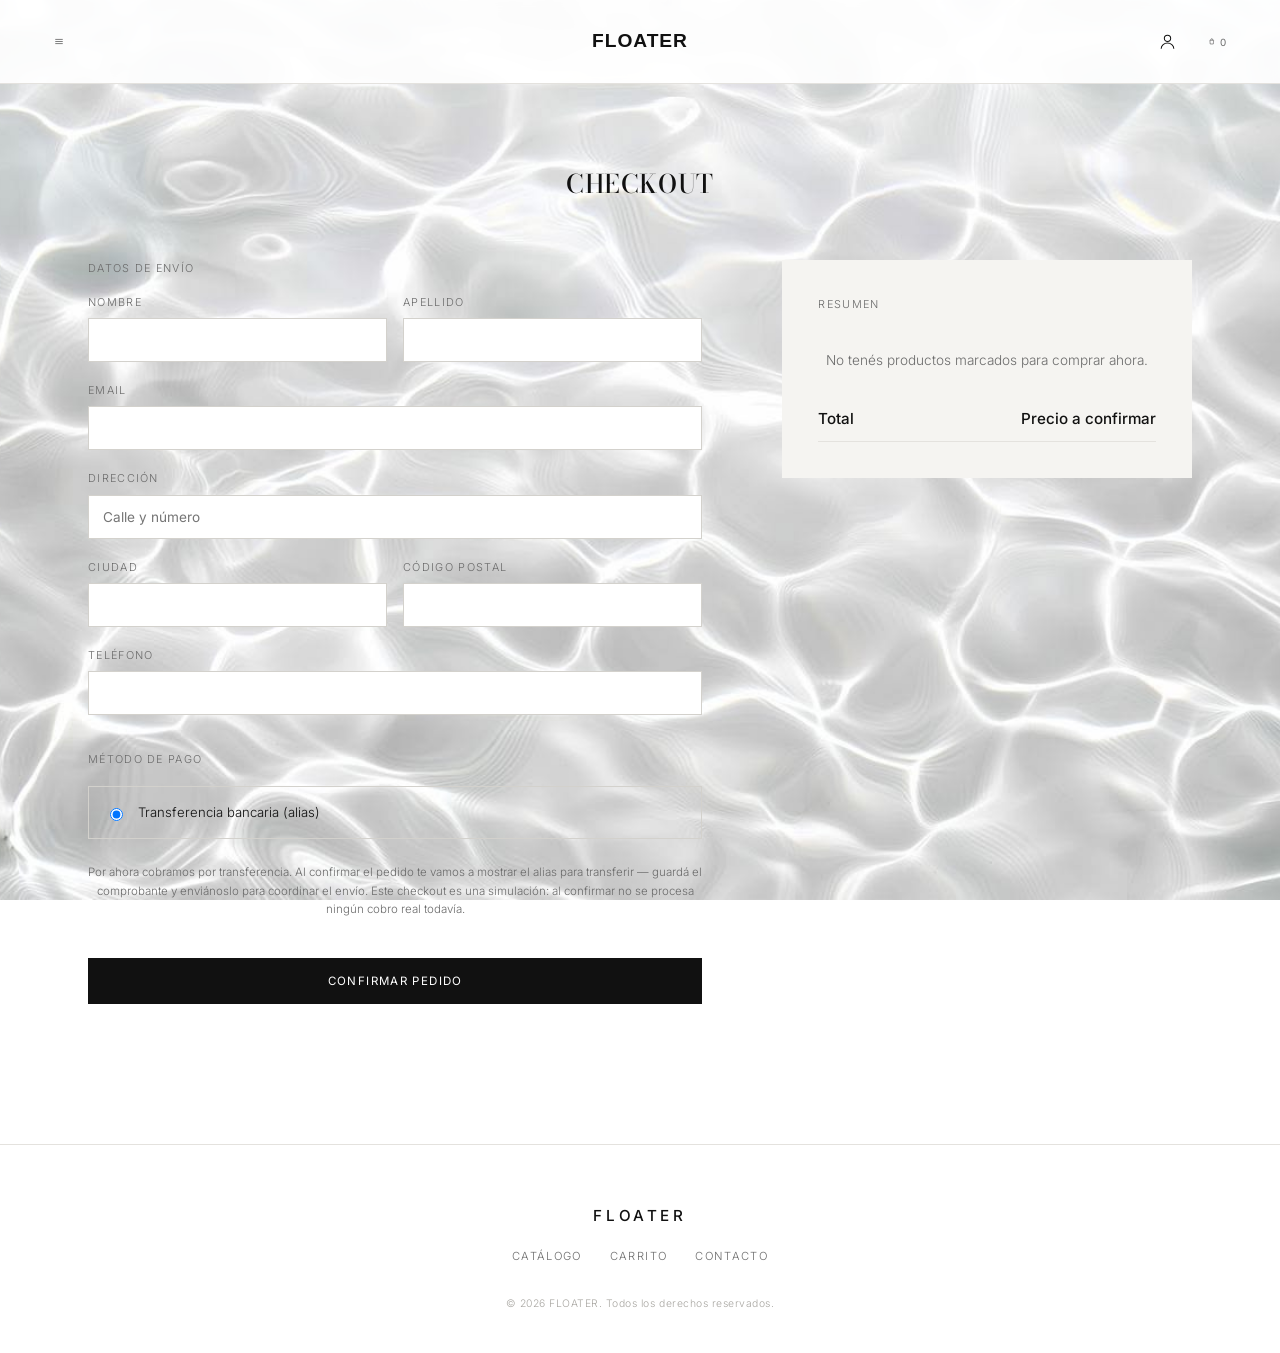
<file: floater-site 2/checkout.html>
<!DOCTYPE html>
<html lang="es">
<head>
<meta charset="UTF-8">
<!-- Google Analytics (GA4) -->
<script async src="https://www.googletagmanager.com/gtag/js?id=G-XXXXXXXXXX"></script>
<script>
  window.dataLayer = window.dataLayer || [];
  function gtag(){dataLayer.push(arguments);}
  gtag('js', new Date());
  gtag('config', 'G-XXXXXXXXXX');
</script>
<meta name="viewport" content="width=device-width, initial-scale=1.0">
<title>Checkout — FLOATER</title>
<meta name="description" content="Finalizá tu compra en FLOATER.">
<meta name="robots" content="noindex">
<link rel="preconnect" href="https://fonts.googleapis.com">
<link rel="preconnect" href="https://fonts.gstatic.com" crossorigin>
<link href="https://fonts.googleapis.com/css2?family=Bodoni+Moda:ital,opsz,wght@0,6..96,400;0,6..96,500;0,6..96,600;1,6..96,400&family=Inter:wght@300;400;500;600&family=Permanent+Marker&display=swap" rel="stylesheet">
<link rel="stylesheet" href="css/style.css?v=23">
</head>
<body>

<header class="site-header">
  <div class="site-header__left">
    <button class="icon-btn" data-menu-open aria-label="Menú">
      <svg viewBox="0 0 24 24"><line x1="3" y1="7" x2="21" y2="7"/><line x1="3" y1="12" x2="21" y2="12"/><line x1="3" y1="17" x2="21" y2="17"/></svg>
    </button>
  </div>
  <div class="site-header__center">
    <a href="index.html" class="wordmark wordmark--md">FLOATER</a>
  </div>
  <div class="site-header__right">
    <a href="perfil.html" class="icon-btn" aria-label="Acceso exclusivo">
      <svg viewBox="0 0 24 24"><circle cx="12" cy="8" r="4"/><path d="M4 21c0-4 4-7 8-7s8 3 8 7"/></svg>
    </a>
    <button class="icon-btn" data-cart-open aria-label="Carrito">
      <svg viewBox="0 0 24 24"><path d="M6 8h12l-1 12H7L6 8z"/><path d="M9 8V6a3 3 0 0 1 6 0v2"/></svg>
      <span class="cart-count" data-cart-count></span>
    </button>
  </div>
</header>

<div class="mobile-menu">
  <button class="mobile-menu__close" data-menu-close>Cerrar</button>
  <a href="index.html">Home</a>
  <a href="catalog.html">Catálogo</a>
  <a href="ofertas.html">Ofertas</a>
  <a href="nuevos.html">Nuevos productos</a>
  <a href="cart.html">Carrito</a>
  <a href="contacto.html">Contacto</a>
</div>

<main class="checkout">
  <h1 class="wordmark" style="font-size:1.6rem;">Checkout</h1>

  <div class="checkout-grid" data-checkout-form-wrap>
    <form data-checkout-form>
      <p class="eyebrow">Datos de envío</p>
      <div class="form-row">
        <div class="form-group"><label>Nombre</label><input type="text" required></div>
        <div class="form-group"><label>Apellido</label><input type="text" required></div>
      </div>
      <div class="form-group"><label>Email</label><input type="email" required></div>
      <div class="form-group"><label>Dirección</label><input type="text" required data-field-address placeholder="Calle y número"></div>
      <div class="form-row">
        <div class="form-group"><label>Ciudad</label><input type="text" required data-field-city></div>
        <div class="form-group"><label>Código postal</label><input type="text" required data-field-zip></div>
      </div>
      <div class="form-group"><label>Teléfono</label><input type="tel" required></div>

      <p class="eyebrow" style="margin-top:36px;">Método de pago</p>
      <div class="payment-options">
        <label class="payment-option"><input type="radio" name="pay" checked> Transferencia bancaria (alias)</label>
      </div>
      <p class="notice">Por ahora cobramos por transferencia. Al confirmar el pedido te vamos a mostrar el alias para transferir — guardá el comprobante y enviánoslo para coordinar el envío. Este checkout es una simulación: al confirmar no se procesa ningún cobro real todavía.</p>

      <button type="submit" class="btn btn--dark btn--block" style="margin-top:28px;" data-checkout-submit>Confirmar pedido</button>
    </form>

    <aside class="order-summary">
      <p class="eyebrow">Resumen</p>
      <div data-checkout-summary></div>
      <div class="order-summary__row order-summary__total">
        <span>Total</span>
        <span data-checkout-total>—</span>
      </div>
    </aside>
  </div>

  <div data-checkout-confirm style="display:none;text-align:center;padding:80px 0;">
    <p class="eyebrow">Pedido recibido</p>
    <h2 class="wordmark" style="font-size:1.4rem;margin-bottom:16px;">Gracias por tu compra</h2>
    <p style="color:var(--gray);font-size:0.85rem;max-width:420px;margin:0 auto 24px;">
      Para completar tu pedido, transferí el total a este alias y enviános el comprobante junto con tu nombre y dirección.
    </p>
    <div class="checkout-alias">
      <span class="checkout-alias__label">Alias para transferir</span>
      <span class="checkout-alias__value" data-checkout-alias>alias.pendiente.definir</span>
    </div>
    <p style="color:var(--gray);font-size:0.78rem;max-width:420px;margin:20px auto 32px;">
      Envío del comprobante: contacto todavía a definir — mientras tanto respondé por donde nos hayas contactado.
    </p>
    <a href="index.html" class="btn">Volver al home</a>
  </div>

  <!-- Alerta cuando la dirección ingresada no se pudo verificar contra una ubicación real -->
  <div class="addr-alert" data-addr-alert>
    <div class="addr-alert__overlay"></div>
    <div class="addr-alert__box">
      <p class="eyebrow" style="margin-bottom:10px;">No pudimos verificar la dirección</p>
      <p style="font-size:0.85rem;color:var(--gray);margin-bottom:24px;">
        Revisá que la calle, ciudad y código postal estén bien escritos. Si estás seguro de que la dirección es correcta, podés continuar igual.
      </p>
      <div style="display:flex;flex-direction:column;gap:10px;">
        <button type="button" class="btn btn--dark btn--block" data-addr-use-anyway>Usar esta dirección igual</button>
        <button type="button" class="btn btn--block" data-addr-edit>Revisar dirección</button>
      </div>
    </div>
  </div>
</main>

<footer class="site-footer">
  <a href="index.html" class="wordmark wordmark--sm">FLOATER</a>
  <nav>
    <a href="catalog.html">Catálogo</a>
    <a href="cart.html">Carrito</a>
    <a href="contacto.html">Contacto</a>
  </nav>
  <small>© 2026 FLOATER. Todos los derechos reservados.</small>
</footer>


<div class="cart-drawer" data-cart-drawer>
  <div class="cart-drawer__overlay" data-cart-drawer-close></div>
  <aside class="cart-drawer__panel">
    <div class="cart-drawer__head">
      <span class="eyebrow" style="margin:0;">Carrito</span>
      <button class="cart-drawer__close" data-cart-drawer-close aria-label="Cerrar carrito">Cerrar ✕</button>
    </div>
    <div class="cart-drawer__body">
      <div data-cart-list></div>
      <p class="cart-empty" data-cart-empty style="display:none;">Tu carrito está vacío. <a href="catalog.html">Ver catálogo</a></p>
      <p class="cart-saved-note" data-cart-saved-note style="display:none;"></p>
    </div>
    <div class="cart-drawer__foot">
      <div class="cart-summary" data-cart-summary>
        <span>Total a comprar ahora</span>
        <span data-cart-total>—</span>
      </div>
      <a href="checkout.html" class="btn btn--dark btn--block" data-go-checkout>Ir a checkout</a>
    </div>
  </aside>
</div>

<script src="js/script.js?v=14"></script>
</body>
</html>
</file>
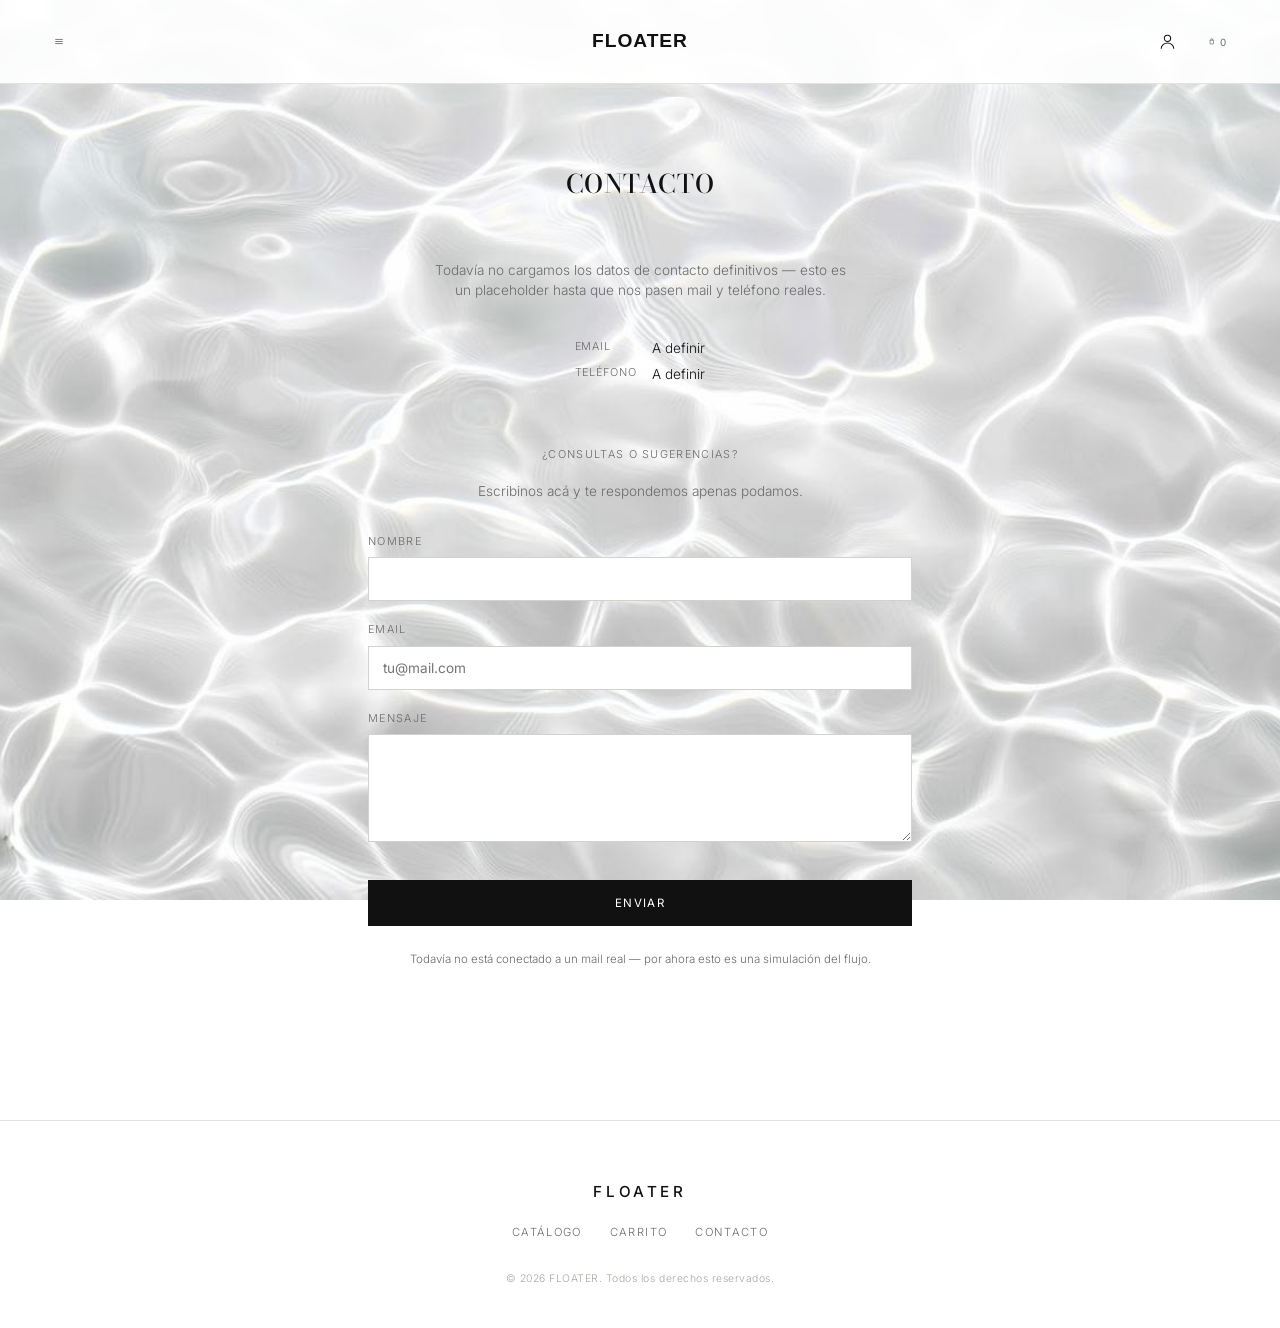
<file: floater-site 2/contacto.html>
<!DOCTYPE html>
<html lang="es">
<head>
<meta charset="UTF-8">
<!-- Google Analytics (GA4) -->
<script async src="https://www.googletagmanager.com/gtag/js?id=G-XXXXXXXXXX"></script>
<script>
  window.dataLayer = window.dataLayer || [];
  function gtag(){dataLayer.push(arguments);}
  gtag('js', new Date());
  gtag('config', 'G-XXXXXXXXXX');
</script>
<meta name="viewport" content="width=device-width, initial-scale=1.0">
<title>Contacto — FLOATER</title>
<meta name="description" content="Contactate con FLOATER para consultas o sugerencias.">
<meta property="og:title" content="Contacto — FLOATER">
<meta property="og:type" content="website">
<link rel="preconnect" href="https://fonts.googleapis.com">
<link rel="preconnect" href="https://fonts.gstatic.com" crossorigin>
<link href="https://fonts.googleapis.com/css2?family=Bodoni+Moda:ital,opsz,wght@0,6..96,400;0,6..96,500;0,6..96,600;1,6..96,400&family=Inter:wght@300;400;500;600&family=Permanent+Marker&display=swap" rel="stylesheet">
<link rel="stylesheet" href="css/style.css?v=23">
</head>
<body>

<header class="site-header">
  <div class="site-header__left">
    <button class="icon-btn" data-menu-open aria-label="Menú">
      <svg viewBox="0 0 24 24"><line x1="3" y1="7" x2="21" y2="7"/><line x1="3" y1="12" x2="21" y2="12"/><line x1="3" y1="17" x2="21" y2="17"/></svg>
    </button>
  </div>
  <div class="site-header__center">
    <a href="index.html" class="wordmark wordmark--md">FLOATER</a>
  </div>
  <div class="site-header__right">
    <a href="perfil.html" class="icon-btn" aria-label="Acceso exclusivo">
      <svg viewBox="0 0 24 24"><circle cx="12" cy="8" r="4"/><path d="M4 21c0-4 4-7 8-7s8 3 8 7"/></svg>
    </a>
    <button class="icon-btn" data-cart-open aria-label="Carrito">
      <svg viewBox="0 0 24 24"><path d="M6 8h12l-1 12H7L6 8z"/><path d="M9 8V6a3 3 0 0 1 6 0v2"/></svg>
      <span class="cart-count" data-cart-count></span>
    </button>
  </div>
</header>

<div class="mobile-menu">
  <button class="mobile-menu__close" data-menu-close>Cerrar</button>
  <a href="index.html">Home</a>
  <a href="catalog.html">Catálogo</a>
  <a href="ofertas.html">Ofertas</a>
  <a href="nuevos.html">Nuevos productos</a>
  <a href="cart.html">Carrito</a>
  <a href="contacto.html">Contacto</a>
</div>

<main class="checkout" style="max-width:640px;">
  <h1 class="wordmark" style="font-size:1.6rem;text-align:center;">Contacto</h1>

  <section class="center" style="margin-bottom:48px;">
    <p style="max-width:420px;margin:0 auto 24px;font-size:0.85rem;color:var(--gray);">
      Todavía no cargamos los datos de contacto definitivos — esto es un placeholder hasta que nos pasen mail y teléfono reales.
    </p>
    <dl style="display:inline-grid;grid-template-columns:auto auto;gap:6px 16px;text-align:left;font-size:0.85rem;">
      <dt style="color:var(--gray);text-transform:uppercase;font-size:0.68rem;letter-spacing:0.08em;">Email</dt>
      <dd style="margin:0;">A definir</dd>
      <dt style="color:var(--gray);text-transform:uppercase;font-size:0.68rem;letter-spacing:0.08em;">Teléfono</dt>
      <dd style="margin:0;">A definir</dd>
    </dl>
  </section>

  <div data-signup-form-wrap>
    <p class="eyebrow center" style="text-align:center;">¿Consultas o sugerencias?</p>
    <p style="text-align:center;font-size:0.85rem;color:var(--gray);max-width:420px;margin:0 auto 32px;">
      Escribinos acá y te respondemos apenas podamos.
    </p>
    <form data-signup-form>
      <div class="form-group">
        <label>Nombre</label>
        <input type="text" required>
      </div>
      <div class="form-group">
        <label>Email</label>
        <input type="email" required placeholder="tu@mail.com">
      </div>
      <div class="form-group">
        <label>Mensaje</label>
        <textarea required rows="5" style="width:100%;padding:13px 14px;border:1px solid var(--border-strong);font-size:0.85rem;font-family:inherit;background:var(--bg);resize:vertical;"></textarea>
      </div>
      <button type="submit" class="btn btn--dark btn--block" style="margin-top:12px;">Enviar</button>
    </form>
    <p class="notice">Todavía no está conectado a un mail real — por ahora esto es una simulación del flujo.</p>
  </div>

  <div data-signup-confirm style="display:none;text-align:center;padding:60px 0;">
    <p class="eyebrow">Listo</p>
    <h2 class="wordmark" style="font-size:1.3rem;margin-bottom:16px;">Recibimos tu mensaje.</h2>
    <p style="color:var(--gray);font-size:0.85rem;max-width:380px;margin:0 auto 32px;">
      Te vamos a responder apenas podamos.
    </p>
    <a href="index.html" class="btn">Volver al home</a>
  </div>
</main>

<footer class="site-footer">
  <a href="index.html" class="wordmark wordmark--sm">FLOATER</a>
  <nav>
    <a href="catalog.html">Catálogo</a>
    <a href="cart.html">Carrito</a>
    <a href="contacto.html">Contacto</a>
  </nav>
  <small>© 2026 FLOATER. Todos los derechos reservados.</small>
</footer>


<div class="cart-drawer" data-cart-drawer>
  <div class="cart-drawer__overlay" data-cart-drawer-close></div>
  <aside class="cart-drawer__panel">
    <div class="cart-drawer__head">
      <span class="eyebrow" style="margin:0;">Carrito</span>
      <button class="cart-drawer__close" data-cart-drawer-close aria-label="Cerrar carrito">Cerrar ✕</button>
    </div>
    <div class="cart-drawer__body">
      <div data-cart-list></div>
      <p class="cart-empty" data-cart-empty style="display:none;">Tu carrito está vacío. <a href="catalog.html">Ver catálogo</a></p>
      <p class="cart-saved-note" data-cart-saved-note style="display:none;"></p>
    </div>
    <div class="cart-drawer__foot">
      <div class="cart-summary" data-cart-summary>
        <span>Total a comprar ahora</span>
        <span data-cart-total>—</span>
      </div>
      <a href="checkout.html" class="btn btn--dark btn--block" data-go-checkout>Ir a checkout</a>
    </div>
  </aside>
</div>

<script src="js/script.js?v=14"></script>
</body>
</html>
</file>
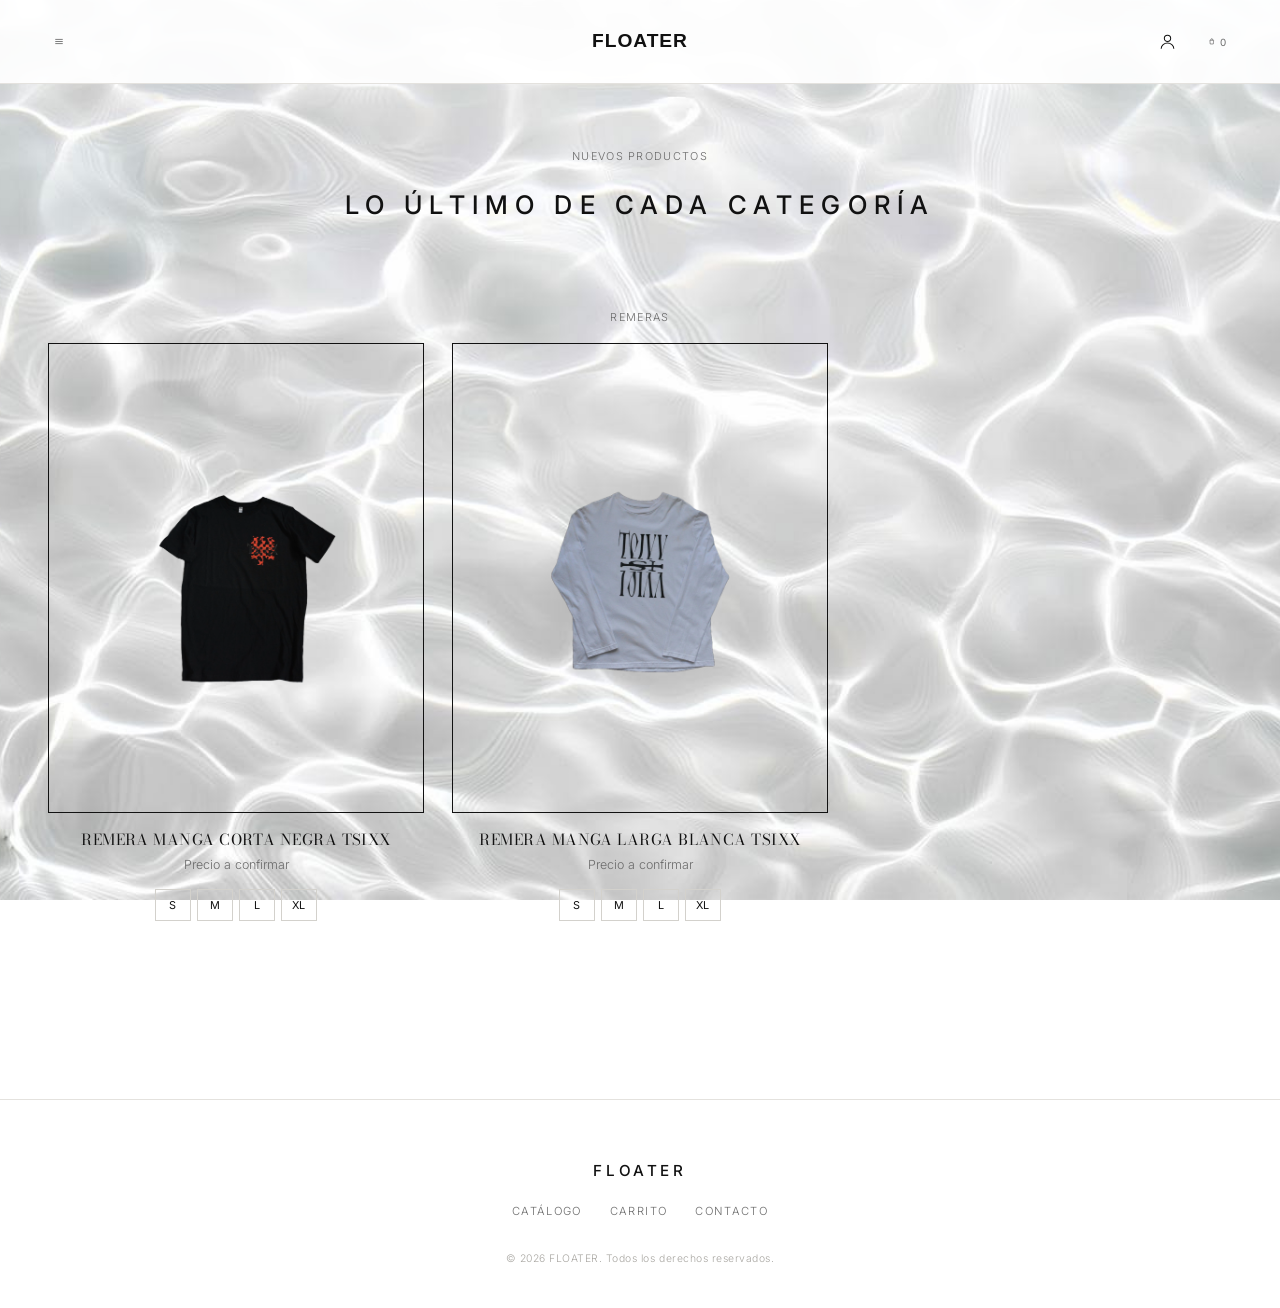
<file: floater-site 2/nuevos.html>
<!DOCTYPE html>
<html lang="es">
<head>
<meta charset="UTF-8">
<!-- Google Analytics (GA4) -->
<script async src="https://www.googletagmanager.com/gtag/js?id=G-XXXXXXXXXX"></script>
<script>
  window.dataLayer = window.dataLayer || [];
  function gtag(){dataLayer.push(arguments);}
  gtag('js', new Date());
  gtag('config', 'G-XXXXXXXXXX');
</script>
<meta name="viewport" content="width=device-width, initial-scale=1.0">
<title>Nuevos productos — FLOATER</title>
<meta name="description" content="Lo último de cada categoría en FLOATER.">
<meta property="og:title" content="Nuevos productos — FLOATER">
<meta property="og:type" content="website">
<link rel="preconnect" href="https://fonts.googleapis.com">
<link rel="preconnect" href="https://fonts.gstatic.com" crossorigin>
<link href="https://fonts.googleapis.com/css2?family=Bodoni+Moda:ital,opsz,wght@0,6..96,400;0,6..96,500;0,6..96,600;1,6..96,400&family=Inter:wght@300;400;500;600&family=Permanent+Marker&display=swap" rel="stylesheet">
<link rel="stylesheet" href="css/style.css?v=23">
</head>
<body>

<header class="site-header">
  <div class="site-header__left">
    <button class="icon-btn" data-menu-open aria-label="Menú">
      <svg viewBox="0 0 24 24"><line x1="3" y1="7" x2="21" y2="7"/><line x1="3" y1="12" x2="21" y2="12"/><line x1="3" y1="17" x2="21" y2="17"/></svg>
    </button>
  </div>
  <div class="site-header__center">
    <a href="index.html" class="wordmark wordmark--md">FLOATER</a>
  </div>
  <div class="site-header__right">
    <a href="perfil.html" class="icon-btn" aria-label="Acceso exclusivo">
      <svg viewBox="0 0 24 24"><circle cx="12" cy="8" r="4"/><path d="M4 21c0-4 4-7 8-7s8 3 8 7"/></svg>
    </a>
    <button class="icon-btn" data-cart-open aria-label="Carrito">
      <svg viewBox="0 0 24 24"><path d="M6 8h12l-1 12H7L6 8z"/><path d="M9 8V6a3 3 0 0 1 6 0v2"/></svg>
      <span class="cart-count" data-cart-count></span>
    </button>
  </div>
</header>

<div class="mobile-menu">
  <button class="mobile-menu__close" data-menu-close>Cerrar</button>
  <a href="index.html">Home</a>
  <a href="catalog.html">Catálogo</a>
  <a href="ofertas.html">Ofertas</a>
  <a href="nuevos.html">Nuevos productos</a>
  <a href="cart.html">Carrito</a>
  <a href="contacto.html">Contacto</a>
</div>

<main>
  <section class="section--tight center">
    <p class="eyebrow">Nuevos productos</p>
    <h1 class="wordmark" style="font-size:1.6rem;">Lo último de cada categoría</h1>
  </section>

  <div data-newest-list>
    <!-- Se arma solo con los últimos 2 productos de cada categoría (script.js) -->
  </div>
</main>

<footer class="site-footer">
  <a href="index.html" class="wordmark wordmark--sm">FLOATER</a>
  <nav>
    <a href="catalog.html">Catálogo</a>
    <a href="cart.html">Carrito</a>
    <a href="contacto.html">Contacto</a>
  </nav>
  <small>© 2026 FLOATER. Todos los derechos reservados.</small>
</footer>


<div class="cart-drawer" data-cart-drawer>
  <div class="cart-drawer__overlay" data-cart-drawer-close></div>
  <aside class="cart-drawer__panel">
    <div class="cart-drawer__head">
      <span class="eyebrow" style="margin:0;">Carrito</span>
      <button class="cart-drawer__close" data-cart-drawer-close aria-label="Cerrar carrito">Cerrar ✕</button>
    </div>
    <div class="cart-drawer__body">
      <div data-cart-list></div>
      <p class="cart-empty" data-cart-empty style="display:none;">Tu carrito está vacío. <a href="catalog.html">Ver catálogo</a></p>
      <p class="cart-saved-note" data-cart-saved-note style="display:none;"></p>
    </div>
    <div class="cart-drawer__foot">
      <div class="cart-summary" data-cart-summary>
        <span>Total a comprar ahora</span>
        <span data-cart-total>—</span>
      </div>
      <a href="checkout.html" class="btn btn--dark btn--block" data-go-checkout>Ir a checkout</a>
    </div>
  </aside>
</div>

<script src="js/script.js?v=14"></script>
</body>
</html>
</file>
<file: css/style.css>
/* ===========================================================
   FLOATER — Sistema de diseño
   Minimalismo editorial, monocromo, foto de producto protagonista
   =========================================================== */

/* Las tipografías (Bodoni Moda, Inter, Permanent Marker) se cargan desde el
   <head> de cada página con <link rel="preconnect"> — antes estaban acá con
   @import, que retrasa la carga porque el navegador tiene que descargar y leer
   este archivo entero antes de darse cuenta de que necesita las fuentes. */

:root{
  /* Paleta monocroma */
  --bg:            #ffffff;
  --bg-alt:        #f5f4f1;
  --ink:           #111111;
  --ink-soft:      #3a3a3a;
  --gray:          #6b6b6b;
  --gray-light:    #a8a6a1;
  --border:        #e4e2de;
  --border-strong: #d3d1cc;

  /* Tipografía */
  --font-display: 'Bodoni Moda', 'Times New Roman', serif;
  --font-sans:    'Inter', -apple-system, 'Helvetica Neue', Arial, sans-serif;

  /* Escala */
  --tracking-wide: 0.28em;
  --tracking-mid:  0.12em;
  --tracking-tight:0.02em;

  --header-h: 84px;
  --gutter: 48px;
}

*,*::before,*::after{ box-sizing:border-box; }
html{ scroll-behavior:smooth; }
body{
  margin:0;
  background-color:var(--bg);
  background-image:url('../assets/hero/floater-hero-v3.png');
  background-size:cover;
  background-position:center top;
  background-repeat:no-repeat;
  background-attachment:fixed;
  color:var(--ink);
  font-family:var(--font-sans);
  font-weight:300;
  -webkit-font-smoothing:antialiased;
  line-height:1.5;
}
/* Catálogo: mantiene solo su propia foto (arriba) con degradado a blanco liso,
   sin la textura de agua del resto del sitio debajo. */
body.page-catalog{
  background-image:none;
  background-color:var(--bg);
}
/* Carrito: foto propia de fondo en vez de la textura de agua general. */
body.page-cart{
  background-image:url('../assets/cart/cart-hero.png');
}
/* Ofertas: foto propia de fondo en vez de la textura de agua general. */
body.page-ofertas{
  background-image:url('../assets/ofertas/ofertas-hero.png');
}
/* Home: foto propia de fondo (debajo del hero) en vez de la textura de agua general. */
body.page-home{
  background-image:url('../assets/hero/home-bg.png');
}
img{ max-width:100%; display:block; }
a{ color:inherit; text-decoration:none; }
button{ font-family:inherit; cursor:pointer; background:none; border:none; color:inherit; }
ul{ list-style:none; margin:0; padding:0; }
input,select{ font-family:inherit; }

/* ---------- Wordmark ---------- */
.wordmark{
  font-family:var(--font-sans);
  font-weight:500;
  text-transform:uppercase;
  letter-spacing:var(--tracking-wide);
  font-style:normal;
}
.wordmark--xl{ font-size:clamp(2.6rem, 8vw, 6rem); letter-spacing:0.22em; }
.wordmark--md{ font-size:1.2rem; }
.wordmark--sm{ font-size:0.95rem; letter-spacing:0.24em; }

/* "FLOATER" del header (arriba de todo, en las tres puntitos/menú): tipografía
   bold sans-serif en vez del serif editorial que usa el resto de los títulos. */
.site-header .wordmark{
  font-family:'Helvetica Neue', Arial, sans-serif;
  font-weight:700;
  letter-spacing:0.05em;
}

/* ---------- Header ---------- */
.site-header{
  position:sticky; top:0; z-index:50;
  height:var(--header-h);
  display:grid;
  grid-template-columns:1fr auto 1fr;
  align-items:center;
  padding:0 var(--gutter);
  background:rgba(255,255,255,0.92);
  backdrop-filter:blur(6px);
  border-bottom:1px solid var(--border);
}
.site-header__left,.site-header__right{ display:flex; align-items:center; gap:24px; }
.site-header__right{ justify-content:flex-end; }
.site-header__center{ text-align:center; }
.icon-btn{ display:flex; align-items:center; justify-content:center; width:22px; height:22px; }
.icon-btn svg{ width:19px; height:19px; stroke:var(--ink); fill:none; stroke-width:1.3; }

/* Ícono del carrito: más grande que el resto para que se note más */
[data-cart-open],
a[aria-label="Carrito"]{ width:30px; height:30px; }
[data-cart-open] svg,
a[aria-label="Carrito"] svg{ width:27px; height:27px; }
.cart-count{
  font-size:0.62rem; margin-left:4px; letter-spacing:0.05em; color:var(--gray);
}

/* ---------- Buttons ---------- */
.btn{
  display:inline-block;
  padding:15px 30px;
  border:1px solid var(--ink);
  font-size:0.72rem;
  text-transform:uppercase;
  letter-spacing:var(--tracking-mid);
  transition:background .25s ease, color .25s ease;
}
.btn:hover{ background:var(--ink); color:var(--bg); }
.btn--dark{ background:var(--ink); color:var(--bg); }
.btn--dark:hover{ background:var(--bg); color:var(--ink); }
.btn--block{ width:100%; text-align:center; }
.btn[disabled]{ opacity:0.35; pointer-events:none; }

/* ---------- Layout helpers ---------- */
.section{ padding:120px var(--gutter); }
.section--tight{ padding:64px var(--gutter); }
.eyebrow{
  font-size:0.68rem; text-transform:uppercase; letter-spacing:var(--tracking-mid);
  color:var(--gray); margin:0 0 18px;
}
.center{ text-align:center; }
.container{ max-width:1400px; margin:0 auto; }
.container--narrow{ max-width:640px; margin:0 auto; }

/* ---------- Landing con fondo de imagen ---------- */
.landing{
  position:relative;
  min-height:100vh;
  /* fondo de respaldo por si el "loop de fotos" (JS) no llega a cargar */
  background-image:url('../assets/hero/floater-hero-v5.png');
  background-size:cover;
  background-position:center top;
  background-repeat:no-repeat;
  display:flex;
  flex-direction:column;
  color:#ffffff;
  overflow:hidden;
}
/* Loop de fotos de fondo de la home: un <div> por foto, todas superpuestas,
   se van cruzando con fundido + un leve desenfoque (ver initLandingBgLoop en script.js).
   Para sumar una foto nueva al loop, se agrega al array LANDING_BG_LOOP. */
.landing__bg{
  position:absolute; inset:0; z-index:0;
}
.landing__bg-slide{
  position:absolute; inset:0;
  background-size:cover; background-position:center top; background-repeat:no-repeat;
  opacity:0;
  filter:blur(18px) brightness(0.95);
  transition:opacity 1.8s ease, filter 1.8s ease;
}
.landing__bg-slide.is-active{
  opacity:1;
  filter:blur(0) brightness(1);
}
/* Header transparente, superpuesto sobre la foto (solo landing) */
.landing .site-header{
  position:absolute; top:0; left:0; right:0;
  background:transparent; border-bottom:none; backdrop-filter:none;
  z-index:3;
}
.landing .site-header .wordmark--md{ color:#ffffff; }
.landing .icon-btn svg{ stroke:#ffffff; }
.landing [data-cart-count]{ color:#ffffff; }

/* Wordmark estilo marcador/grafiti — textura de puntos, verde, semi-transparente */
.landing__brandshop{
  font-family:'Permanent Marker', cursive;
  font-weight:400;
  font-size:clamp(2.6rem, 10vw, 6rem);
  line-height:1;
  text-transform:lowercase;
  letter-spacing:0.06em;
  transform:scaleX(1.22);
  display:inline-block;
  margin:0;
  background-image:radial-gradient(circle, #7CFF9E 1px, transparent 1.15px);
  background-size:4px 4px;
  -webkit-background-clip:text;
  background-clip:text;
  color:transparent;
  opacity:0.9;
  filter:drop-shadow(0 0 16px rgba(124,255,158,0.55)) drop-shadow(0 0 3px rgba(124,255,158,0.4));
}
.landing::before{
  content:"";
  position:absolute; inset:0; z-index:1;
  background:linear-gradient(180deg, rgba(0,0,0,0.45) 0%, rgba(0,0,0,0.15) 30%, rgba(0,0,0,0.15) 70%, rgba(0,0,0,0.55) 100%);
  pointer-events:none;
}
.landing__content{
  position:relative; z-index:2;
  flex:1;
  display:flex; flex-direction:column; align-items:center; justify-content:center;
  text-align:center; gap:36px;
  padding:90px var(--gutter);
}
.landing .wordmark--xl{
  color:#ffffff;
  text-shadow:0 2px 18px rgba(0,0,0,0.35);
}
.landing__tagline{
  font-size:0.8rem; letter-spacing:var(--tracking-mid); text-transform:uppercase; color:#ffffff;
  max-width:420px; opacity:0.92;
}
.landing__links{
  display:flex; flex-wrap:wrap; justify-content:center; gap:16px; margin-top:8px;
}
.landing__links a{
  padding:16px 34px;
  border:1px solid rgba(255,255,255,0.75);
  color:#ffffff;
  font-size:0.72rem; text-transform:uppercase; letter-spacing:var(--tracking-mid);
  backdrop-filter:blur(3px);
  background:rgba(255,255,255,0.06);
  transition:background .25s ease, color .25s ease;
}
.landing__links a:hover{
  background:#ffffff; color:var(--ink);
}

/* En horizontal la foto es más alta que ancha (retrato) — en vez de recortarla
   con "cover" dentro de una sola pantalla, agrandamos la sección a la altura
   real de la foto para que se pueda scrollear y verla completa. */
/* Nota: antes acá había una regla que agrandaba la sección en horizontal para
   ver la foto completa sin recortar. Ahora que la home tiene varias fotos
   rotando (el "loop de fotos", cada una con su propia proporción), esa regla
   ya no tiene sentido — cada foto se recorta con "cover" a pantalla completa,
   como en cualquier slideshow de hero. */

/* ---------- Home: destacados + acceso exclusivo (debajo del hero) ---------- */
.home-featured{ padding:90px var(--gutter) 60px; max-width:1400px; margin:0 auto; }
.home-newsletter{
  padding:70px var(--gutter); text-align:center;
  border-top:1px solid var(--border);
}

/* ---------- Hero / scroll reveal (secciones internas) ---------- */
.hero{
  min-height:92vh;
  display:flex; flex-direction:column; align-items:center; justify-content:center;
  text-align:center; gap:28px;
  padding:80px var(--gutter);
}
.hero__tagline{
  font-size:0.8rem; letter-spacing:var(--tracking-mid); text-transform:uppercase; color:var(--gray);
  max-width:420px;
}
.reveal{
  opacity:0; transform:translateY(28px);
  transition:opacity 0.9s ease, transform 0.9s ease;
}
.reveal.is-visible{ opacity:1; transform:translateY(0); }

.feature-block{
  display:flex; flex-direction:column; align-items:center; gap:32px;
  padding:100px var(--gutter);
  border-top:1px solid var(--border);
}
.feature-block__img{
  width:100%; max-width:760px;
  aspect-ratio:4/5;
  background:var(--bg-alt);
  display:flex; align-items:center; justify-content:center;
  overflow:hidden;
}
.feature-block__img img{ width:100%; height:100%; object-fit:cover; }
.placeholder-note{
  font-size:0.68rem; letter-spacing:var(--tracking-mid); text-transform:uppercase; color:var(--gray-light);
  text-align:center; padding:0 30px;
}
.feature-block__caption{ text-align:center; }
.feature-block__caption h3{
  font-family:var(--font-display); font-weight:500; font-size:1.4rem; margin:0 0 8px; letter-spacing:0.03em;
}
.feature-block__caption p{ margin:0; color:var(--gray); font-size:0.85rem; }

/* ---------- Catalog hero (foto que degrada a blanco) ---------- */
.catalog-hero{
  position:relative;
  min-height:82vh;
  background-image:url('../assets/catalog/catalog-hero-v2.png');
  background-size:cover;
  background-position:center 20%;
  background-repeat:no-repeat;
  display:flex;
  align-items:flex-end;
  justify-content:center;
}
.catalog-hero::after{
  content:"";
  position:absolute; inset:0;
  background:linear-gradient(180deg, rgba(255,255,255,0) 35%, rgba(255,255,255,0.55) 70%, var(--bg) 100%);
  pointer-events:none;
}
.catalog-hero__title{
  position:relative; z-index:1;
  padding-bottom:56px;
  text-align:center;
}
.catalog-hero__title .eyebrow{ color:var(--gray); }
.catalog-hero__title h1{
  font-family:var(--font-display); font-weight:500; font-size:1.6rem; margin:0; letter-spacing:0.05em;
}
.newest-section{ padding-bottom:40px; }
.newest-section:not(:last-child){ border-bottom:1px solid var(--border); margin-bottom:40px; }

.catalog-empty{
  grid-column:1 / -1;
  text-align:center; color:var(--gray); font-size:0.85rem; padding:60px var(--gutter) 120px;
  max-width:420px; margin:0 auto;
}

/* ---------- Catalog grid (3 por fila) ---------- */
.catalog-list{
  display:grid;
  grid-template-columns:repeat(3, 1fr);
  gap:52px 28px;
  padding:70px var(--gutter) 120px;
  max-width:1400px;
  margin:0 auto;
}
.catalog-item{
  display:flex; flex-direction:column;
  padding:0;
}
.catalog-item__link{
  display:flex; flex-direction:column;
  color:inherit; text-decoration:none;
}
.catalog-item__img{
  width:100%;
  aspect-ratio:4/5; background:transparent;
  display:flex; align-items:center; justify-content:center; overflow:hidden;
  position:relative;
  border:1px solid var(--ink);
  box-sizing:border-box;
}
.catalog-item__img img{ width:100%; height:100%; object-fit:contain; }
.catalog-item__info{ text-align:center; }
.catalog-item__info .name{
  font-family:var(--font-display); font-size:0.95rem; letter-spacing:0.03em; margin:16px 0 4px;
}
.catalog-item__info .price{ font-size:0.78rem; color:var(--gray); }

/* ---------- Agregado rápido desde la tarjeta del catálogo ---------- */
.quick-add{ margin-top:14px; }
.quick-add__sizes{ display:flex; flex-wrap:wrap; gap:6px; justify-content:center; }
.quick-add__size{
  min-width:36px; height:32px; padding:0 8px;
  border:1px solid var(--border-strong); font-size:0.68rem; letter-spacing:0.02em;
  transition:background .2s ease, color .2s ease, border-color .2s ease;
}
.quick-add__size:hover{ border-color:var(--ink); }
.quick-add__btn{
  display:block; width:100%; padding:11px 14px;
  border:1px solid var(--ink); font-size:0.66rem; text-transform:uppercase;
  letter-spacing:var(--tracking-mid); background:var(--bg);
  transition:background .2s ease, color .2s ease;
}
.quick-add__btn:hover{ background:var(--ink); color:var(--bg); }
.quick-add__feedback{
  font-size:0.64rem; letter-spacing:0.05em; text-transform:uppercase; color:var(--ink);
  margin:8px 0 0; min-height:1em; text-align:center;
  opacity:0; transition:opacity .2s ease;
}
.quick-add.is-added .quick-add__feedback{ opacity:1; }
.quick-add.is-added .quick-add__size,
.quick-add.is-added .quick-add__btn{ border-color:var(--ink); background:var(--ink); color:var(--bg); }

@media (max-width: 900px){
  .catalog-list{ grid-template-columns:repeat(2, 1fr); }
}
@media (max-width: 560px){
  .catalog-list{ grid-template-columns:1fr; }
}

/* ---------- Breadcrumb ---------- */
.breadcrumb{
  display:flex; flex-wrap:wrap; gap:8px; align-items:center;
  padding:18px var(--gutter) 0;
  font-size:0.7rem; text-transform:uppercase; letter-spacing:0.05em; color:var(--gray);
}
.breadcrumb a{ color:var(--gray); }
.breadcrumb a:hover{ color:var(--ink); text-decoration:underline; }
.breadcrumb [aria-current="page"]{ color:var(--ink); }

/* ---------- Product page ---------- */
.product-view{
  display:grid; grid-template-columns:1.3fr 1fr; gap:0;
  min-height:calc(100vh - var(--header-h));
}
.product-gallery{ background:transparent; }
.product-gallery__tabs{
  display:flex; gap:10px; justify-content:center; padding:18px;
  border-bottom:1px solid var(--border);
}
.product-gallery__tabs button{
  font-size:0.68rem; text-transform:uppercase; letter-spacing:var(--tracking-mid);
  padding:8px 16px; color:var(--gray); border-bottom:1px solid transparent;
}
.product-gallery__tabs button.is-active{ color:var(--ink); border-color:var(--ink); }
.product-gallery__stage{
  min-height:70vh; display:flex; align-items:center; justify-content:center; overflow:hidden;
  cursor:zoom-in;
}
.product-gallery__stage img{
  width:100%; height:100%; max-height:78vh; object-fit:contain;
  transition:transform .35s ease;
  will-change:transform;
}
.product-gallery__stage.is-zoomed img{ transform:scale(1.9); }

.product-info{ padding:80px 56px; display:flex; flex-direction:column; }
.product-info .name{ font-family:var(--font-display); font-size:1.9rem; letter-spacing:0.02em; margin:0 0 10px; }
.product-info .price{ font-size:1rem; color:var(--gray); margin:0 0 36px; }
.product-info .desc{ font-size:0.85rem; color:var(--ink-soft); line-height:1.8; margin:0 0 36px; }

.size-label{
  font-size:0.68rem; text-transform:uppercase; letter-spacing:var(--tracking-mid); color:var(--gray);
  margin-bottom:12px; display:block;
}
.size-grid{ display:flex; gap:10px; margin-bottom:16px; flex-wrap:wrap; }
.size-grid button{
  width:52px; height:44px; border:1px solid var(--border-strong); font-size:0.78rem;
}
.size-grid button.is-selected{ border-color:var(--ink); background:var(--ink); color:var(--bg); }

/* Mensaje inline de "elegí un talle" — reemplaza al alert() nativo */
.size-error{
  display:none;
  font-size:0.72rem; color:#b3261e; margin:0 0 20px;
}

.product-actions{ display:flex; gap:12px; margin-bottom:0; }
.product-actions .btn{ flex:1; text-align:center; }

.product-meta{ margin-top:auto; padding-top:36px; border-top:1px solid var(--border); }
.product-meta--top{ margin-top:0; margin-bottom:28px; padding-top:0; border-top:none; }
.product-meta dl{ display:grid; grid-template-columns:auto 1fr; gap:6px 18px; font-size:0.78rem; color:var(--gray); }
.product-meta dt{ text-transform:uppercase; letter-spacing:var(--tracking-tight); }

.product-shipping-note{
  margin-top:28px; padding-top:24px; border-top:1px solid var(--border);
  font-size:0.75rem; color:var(--gray); line-height:1.8;
}
.product-shipping-note p{ margin:0 0 6px; }
.product-shipping-note a{ text-decoration:underline; }

/* ---------- Productos relacionados (página de producto) ---------- */
.related-products{ padding:80px var(--gutter) 100px; max-width:1400px; margin:0 auto; }
.related-products .eyebrow{ margin-bottom:36px; }

/* ---------- Cart ---------- */
.cart-page{ padding:64px var(--gutter) 140px; max-width:920px; margin:0 auto; }
.cart-page h1{ font-family:var(--font-display); font-weight:500; text-align:center; margin-bottom:56px; letter-spacing:0.02em; }
.cart-row{
  display:grid; grid-template-columns:auto 110px 1fr auto auto; gap:20px; align-items:center;
  padding:26px 0; border-bottom:1px solid var(--border);
  transition:opacity .25s ease;
}
.cart-row--saved{ opacity:0.5; }
.cart-row__check{ display:flex; align-items:center; justify-content:center; }
.cart-row__check input{
  width:18px; height:18px; accent-color:var(--ink); cursor:pointer;
}
.cart-row__img{ width:110px; aspect-ratio:4/5; background:var(--bg-alt); overflow:hidden; }
.cart-row__img img{ width:100%; height:100%; object-fit:cover; }
.cart-row__name{ font-family:var(--font-display); font-size:1rem; margin:0 0 6px; }
.cart-row__meta{ font-size:0.75rem; color:var(--gray); }
.cart-row__saved-tag{ text-transform:uppercase; letter-spacing:0.06em; font-size:0.65rem; margin-top:4px; }
.cart-row__qty{ display:flex; align-items:center; gap:10px; }
.cart-row__qty button{ width:26px; height:26px; border:1px solid var(--border-strong); }
.cart-row__price{ font-size:0.85rem; }
.cart-row__remove{ font-size:0.65rem; text-transform:uppercase; letter-spacing:0.08em; color:var(--gray); margin-top:8px; }
.cart-summary{ display:flex; justify-content:space-between; padding:36px 0; font-size:0.9rem; }
.cart-saved-note{ font-size:0.72rem; color:var(--gray); text-align:center; padding-top:24px; line-height:1.6; }
.cart-empty{ text-align:center; color:var(--gray); padding:80px 0; font-size:0.85rem; }
.btn--disabled-look{ opacity:0.35; }

/* ---------- Checkout ---------- */
.checkout{ padding:64px var(--gutter) 140px; max-width:1200px; margin:0 auto; }
.checkout h1{ font-family:var(--font-display); font-weight:500; text-align:center; margin-bottom:56px; letter-spacing:0.02em; }
.checkout-grid{ display:grid; grid-template-columns:1.2fr 0.8fr; gap:80px; }
.form-group{ margin-bottom:20px; }
.form-group label{ display:block; font-size:0.68rem; text-transform:uppercase; letter-spacing:var(--tracking-mid); color:var(--gray); margin-bottom:8px; }
.form-group input,.form-group select{
  width:100%; padding:13px 14px; border:1px solid var(--border-strong); font-size:0.85rem; background:var(--bg);
}
.form-row{ display:grid; grid-template-columns:1fr 1fr; gap:16px; }
.payment-options{ display:flex; flex-direction:column; gap:10px; margin-top:8px; }
.payment-option{
  border:1px solid var(--border-strong); padding:16px; display:flex; align-items:center; gap:12px; font-size:0.82rem;
}
.order-summary{ background:var(--bg-alt); padding:36px; align-self:start; }
.order-summary__row{ display:flex; justify-content:space-between; font-size:0.82rem; padding:10px 0; border-bottom:1px solid var(--border); }
.order-summary__total{ font-size:0.95rem; font-weight:500; padding-top:18px; }
.notice{
  font-size:0.72rem; color:var(--gray); text-align:center; margin-top:24px; line-height:1.6;
}

/* Alias para transferir, mostrado al final de la compra */
.checkout-alias{
  display:inline-flex; flex-direction:column; gap:6px; align-items:center;
  border:1px solid var(--border-strong); padding:20px 32px; margin:0 auto;
}
.checkout-alias__label{
  font-size:0.65rem; text-transform:uppercase; letter-spacing:var(--tracking-mid); color:var(--gray);
}
.checkout-alias__value{
  font-family:var(--font-display); font-size:1.3rem; letter-spacing:0.02em;
}

/* Alerta de dirección no verificada */
.addr-alert{
  display:none;
  position:fixed; inset:0; z-index:200;
  align-items:center; justify-content:center;
  padding:24px;
}
.addr-alert.is-open{ display:flex; }
.addr-alert__overlay{
  position:absolute; inset:0; background:rgba(0,0,0,0.5);
}
.addr-alert__box{
  position:relative; z-index:1;
  background:var(--bg); max-width:420px; width:100%;
  padding:32px; text-align:center;
}

/* ---------- Footer ---------- */
.site-footer{
  border-top:1px solid var(--border);
  padding:60px var(--gutter) 40px;
  text-align:center;
}
.site-footer .wordmark{ margin-bottom:20px; display:block; }
.site-footer nav{ display:flex; justify-content:center; gap:28px; margin-bottom:24px; }
.site-footer nav a{ font-size:0.7rem; text-transform:uppercase; letter-spacing:var(--tracking-mid); color:var(--gray); }
.site-footer small{ font-size:0.65rem; color:var(--gray-light); letter-spacing:0.05em; }

/* ---------- Carrito desplegable (drawer, disponible en todas las páginas) ---------- */
.cart-drawer{
  position:fixed; inset:0; z-index:200;
  visibility:hidden; pointer-events:none;
}
.cart-drawer.is-open{ visibility:visible; pointer-events:auto; }
.cart-drawer__overlay{
  position:absolute; inset:0; background:rgba(0,0,0,0.45);
  opacity:0; transition:opacity .3s ease;
}
.cart-drawer.is-open .cart-drawer__overlay{ opacity:1; }
.cart-drawer__panel{
  position:absolute; top:0; right:0; height:100%;
  width:min(420px, 100%);
  background:var(--bg);
  display:flex; flex-direction:column;
  transform:translateX(100%);
  transition:transform .35s ease;
  box-shadow:-10px 0 30px rgba(0,0,0,0.15);
}
.cart-drawer.is-open .cart-drawer__panel{ transform:translateX(0); }
.cart-drawer__head{
  display:flex; align-items:center; justify-content:space-between;
  padding:24px 28px; border-bottom:1px solid var(--border);
}
.cart-drawer__close{ font-size:0.7rem; letter-spacing:0.08em; text-transform:uppercase; color:var(--gray); }
.cart-drawer__body{ flex:1; overflow-y:auto; padding:0 28px; }
.cart-drawer__foot{ padding:20px 28px 28px; border-top:1px solid var(--border); }

.cart-drawer__body .cart-row{
  grid-template-columns:auto 70px 1fr; column-gap:12px; row-gap:6px; padding:18px 0;
}
.cart-drawer__body .cart-row__img{ width:70px; }
.cart-drawer__body .cart-row__qty,
.cart-drawer__body .cart-row__price{ grid-column:2 / -1; }
.cart-drawer__body .cart-empty{ padding:60px 0; }

/* ---------- Mobile menu ---------- */
.mobile-menu{
  position:fixed; inset:0; background:var(--bg); z-index:100;
  display:flex; flex-direction:column; align-items:center; justify-content:center; gap:28px;
  transform:translateY(-100%); transition:transform .4s ease;
}
.mobile-menu.is-open{ transform:translateY(0); }
.mobile-menu a{ font-size:1rem; text-transform:uppercase; letter-spacing:var(--tracking-mid); }
.mobile-menu__close{ position:absolute; top:30px; right:var(--gutter); font-size:0.7rem; letter-spacing:var(--tracking-mid); text-transform:uppercase; }

/* ---------- Responsive ---------- */
@media (max-width: 900px){
  :root{ --gutter:22px; }
  .product-view{ grid-template-columns:1fr; }
  .product-info{ padding:48px 24px; }
  .checkout-grid{ grid-template-columns:1fr; gap:48px; }
  .cart-row{ grid-template-columns:auto 80px 1fr; column-gap:14px; row-gap:8px; }
  .cart-row__img{ width:80px; }
  .cart-row__qty,
  .cart-row__price{ grid-column:2 / -1; }
}
</file>
<file: floater-site 2/css/style.css>
/* ===========================================================
   FLOATER — Sistema de diseño
   Minimalismo editorial, monocromo, foto de producto protagonista
   =========================================================== */

/* Las tipografías (Bodoni Moda, Inter, Permanent Marker) se cargan desde el
   <head> de cada página con <link rel="preconnect"> — antes estaban acá con
   @import, que retrasa la carga porque el navegador tiene que descargar y leer
   este archivo entero antes de darse cuenta de que necesita las fuentes. */

:root{
  /* Paleta monocroma */
  --bg:            #ffffff;
  --bg-alt:        #f5f4f1;
  --ink:           #111111;
  --ink-soft:      #3a3a3a;
  --gray:          #6b6b6b;
  --gray-light:    #a8a6a1;
  --border:        #e4e2de;
  --border-strong: #d3d1cc;

  /* Tipografía */
  --font-display: 'Bodoni Moda', 'Times New Roman', serif;
  --font-sans:    'Inter', -apple-system, 'Helvetica Neue', Arial, sans-serif;

  /* Escala */
  --tracking-wide: 0.28em;
  --tracking-mid:  0.12em;
  --tracking-tight:0.02em;

  --header-h: 84px;
  --gutter: 48px;
}

*,*::before,*::after{ box-sizing:border-box; }
html{ scroll-behavior:smooth; }
body{
  margin:0;
  background-color:var(--bg);
  background-image:url('../assets/hero/floater-hero-v3.png');
  background-size:cover;
  background-position:center top;
  background-repeat:no-repeat;
  background-attachment:fixed;
  color:var(--ink);
  font-family:var(--font-sans);
  font-weight:300;
  -webkit-font-smoothing:antialiased;
  line-height:1.5;
}
/* Catálogo: mantiene solo su propia foto (arriba) con degradado a blanco liso,
   sin la textura de agua del resto del sitio debajo. */
body.page-catalog{
  background-image:none;
  background-color:var(--bg);
}
/* Carrito: foto propia de fondo en vez de la textura de agua general. */
body.page-cart{
  background-image:url('../assets/cart/cart-hero.png');
}
/* Ofertas: foto propia de fondo en vez de la textura de agua general. */
body.page-ofertas{
  background-image:url('../assets/ofertas/ofertas-hero.png');
}
/* Home: foto propia de fondo (debajo del hero) en vez de la textura de agua general. */
body.page-home{
  background-image:url('../assets/hero/home-bg.png');
}
img{ max-width:100%; display:block; }
a{ color:inherit; text-decoration:none; }
button{ font-family:inherit; cursor:pointer; background:none; border:none; color:inherit; }
ul{ list-style:none; margin:0; padding:0; }
input,select{ font-family:inherit; }

/* ---------- Wordmark ---------- */
.wordmark{
  font-family:var(--font-sans);
  font-weight:500;
  text-transform:uppercase;
  letter-spacing:var(--tracking-wide);
  font-style:normal;
}
.wordmark--xl{ font-size:clamp(2.6rem, 8vw, 6rem); letter-spacing:0.22em; }
.wordmark--md{ font-size:1.2rem; }
.wordmark--sm{ font-size:0.95rem; letter-spacing:0.24em; }

/* "FLOATER" del header (arriba de todo, en las tres puntitos/menú): tipografía
   bold sans-serif en vez del serif editorial que usa el resto de los títulos. */
.site-header .wordmark{
  font-family:'Helvetica Neue', Arial, sans-serif;
  font-weight:700;
  letter-spacing:0.05em;
}

/* ---------- Header ---------- */
.site-header{
  position:sticky; top:0; z-index:50;
  height:var(--header-h);
  display:grid;
  grid-template-columns:1fr auto 1fr;
  align-items:center;
  padding:0 var(--gutter);
  background:rgba(255,255,255,0.92);
  backdrop-filter:blur(6px);
  border-bottom:1px solid var(--border);
}
.site-header__left,.site-header__right{ display:flex; align-items:center; gap:24px; }
.site-header__right{ justify-content:flex-end; }
.site-header__center{ text-align:center; }
.icon-btn{ display:flex; align-items:center; justify-content:center; width:22px; height:22px; }
.icon-btn svg{ width:19px; height:19px; stroke:var(--ink); fill:none; stroke-width:1.3; }

/* Ícono del carrito: más grande que el resto para que se note más */
[data-cart-open],
a[aria-label="Carrito"]{ width:30px; height:30px; }
[data-cart-open] svg,
a[aria-label="Carrito"] svg{ width:27px; height:27px; }
.cart-count{
  font-size:0.62rem; margin-left:4px; letter-spacing:0.05em; color:var(--gray);
}

/* ---------- Buttons ---------- */
.btn{
  display:inline-block;
  padding:15px 30px;
  border:1px solid var(--ink);
  font-size:0.72rem;
  text-transform:uppercase;
  letter-spacing:var(--tracking-mid);
  transition:background .25s ease, color .25s ease;
}
.btn:hover{ background:var(--ink); color:var(--bg); }
.btn--dark{ background:var(--ink); color:var(--bg); }
.btn--dark:hover{ background:var(--bg); color:var(--ink); }
.btn--block{ width:100%; text-align:center; }
.btn[disabled]{ opacity:0.35; pointer-events:none; }

/* ---------- Layout helpers ---------- */
.section{ padding:120px var(--gutter); }
.section--tight{ padding:64px var(--gutter); }
.eyebrow{
  font-size:0.68rem; text-transform:uppercase; letter-spacing:var(--tracking-mid);
  color:var(--gray); margin:0 0 18px;
}
.center{ text-align:center; }
.container{ max-width:1400px; margin:0 auto; }
.container--narrow{ max-width:640px; margin:0 auto; }

/* ---------- Landing con fondo de imagen ---------- */
.landing{
  position:relative;
  min-height:100vh;
  /* fondo de respaldo por si el "loop de fotos" (JS) no llega a cargar */
  background-image:url('../assets/hero/floater-hero-v5.png');
  background-size:cover;
  background-position:center top;
  background-repeat:no-repeat;
  display:flex;
  flex-direction:column;
  color:#ffffff;
  overflow:hidden;
}
/* Loop de fotos de fondo de la home: un <div> por foto, todas superpuestas,
   se van cruzando con fundido + un leve desenfoque (ver initLandingBgLoop en script.js).
   Para sumar una foto nueva al loop, se agrega al array LANDING_BG_LOOP. */
.landing__bg{
  position:absolute; inset:0; z-index:0;
}
.landing__bg-slide{
  position:absolute; inset:0;
  background-size:cover; background-position:center top; background-repeat:no-repeat;
  opacity:0;
  filter:blur(18px) brightness(0.95);
  transition:opacity 1.8s ease, filter 1.8s ease;
}
.landing__bg-slide.is-active{
  opacity:1;
  filter:blur(0) brightness(1);
}
/* Header transparente, superpuesto sobre la foto (solo landing) */
.landing .site-header{
  position:absolute; top:0; left:0; right:0;
  background:transparent; border-bottom:none; backdrop-filter:none;
  z-index:3;
}
.landing .site-header .wordmark--md{ color:#ffffff; }
.landing .icon-btn svg{ stroke:#ffffff; }
.landing [data-cart-count]{ color:#ffffff; }

/* Wordmark estilo marcador/grafiti — textura de puntos, verde, semi-transparente */
.landing__brandshop{
  font-family:'Permanent Marker', cursive;
  font-weight:400;
  font-size:clamp(2.6rem, 10vw, 6rem);
  line-height:1;
  text-transform:lowercase;
  letter-spacing:0.06em;
  transform:scaleX(1.22);
  display:inline-block;
  margin:0;
  background-image:radial-gradient(circle, #7CFF9E 1px, transparent 1.15px);
  background-size:4px 4px;
  -webkit-background-clip:text;
  background-clip:text;
  color:transparent;
  opacity:0.9;
  filter:drop-shadow(0 0 16px rgba(124,255,158,0.55)) drop-shadow(0 0 3px rgba(124,255,158,0.4));
}
.landing::before{
  content:"";
  position:absolute; inset:0; z-index:1;
  background:linear-gradient(180deg, rgba(0,0,0,0.45) 0%, rgba(0,0,0,0.15) 30%, rgba(0,0,0,0.15) 70%, rgba(0,0,0,0.55) 100%);
  pointer-events:none;
}
.landing__content{
  position:relative; z-index:2;
  flex:1;
  display:flex; flex-direction:column; align-items:center; justify-content:center;
  text-align:center; gap:36px;
  padding:90px var(--gutter);
}
.landing .wordmark--xl{
  color:#ffffff;
  text-shadow:0 2px 18px rgba(0,0,0,0.35);
}
.landing__tagline{
  font-size:0.8rem; letter-spacing:var(--tracking-mid); text-transform:uppercase; color:#ffffff;
  max-width:420px; opacity:0.92;
}
.landing__links{
  display:flex; flex-wrap:wrap; justify-content:center; gap:16px; margin-top:8px;
}
.landing__links a{
  padding:16px 34px;
  border:1px solid rgba(255,255,255,0.75);
  color:#ffffff;
  font-size:0.72rem; text-transform:uppercase; letter-spacing:var(--tracking-mid);
  backdrop-filter:blur(3px);
  background:rgba(255,255,255,0.06);
  transition:background .25s ease, color .25s ease;
}
.landing__links a:hover{
  background:#ffffff; color:var(--ink);
}

/* En horizontal la foto es más alta que ancha (retrato) — en vez de recortarla
   con "cover" dentro de una sola pantalla, agrandamos la sección a la altura
   real de la foto para que se pueda scrollear y verla completa. */
/* Nota: antes acá había una regla que agrandaba la sección en horizontal para
   ver la foto completa sin recortar. Ahora que la home tiene varias fotos
   rotando (el "loop de fotos", cada una con su propia proporción), esa regla
   ya no tiene sentido — cada foto se recorta con "cover" a pantalla completa,
   como en cualquier slideshow de hero. */

/* ---------- Home: destacados + acceso exclusivo (debajo del hero) ---------- */
.home-featured{ padding:90px var(--gutter) 60px; max-width:1400px; margin:0 auto; }
.home-newsletter{
  padding:70px var(--gutter); text-align:center;
  border-top:1px solid var(--border);
}

/* ---------- Hero / scroll reveal (secciones internas) ---------- */
.hero{
  min-height:92vh;
  display:flex; flex-direction:column; align-items:center; justify-content:center;
  text-align:center; gap:28px;
  padding:80px var(--gutter);
}
.hero__tagline{
  font-size:0.8rem; letter-spacing:var(--tracking-mid); text-transform:uppercase; color:var(--gray);
  max-width:420px;
}
.reveal{
  opacity:0; transform:translateY(28px);
  transition:opacity 0.9s ease, transform 0.9s ease;
}
.reveal.is-visible{ opacity:1; transform:translateY(0); }

.feature-block{
  display:flex; flex-direction:column; align-items:center; gap:32px;
  padding:100px var(--gutter);
  border-top:1px solid var(--border);
}
.feature-block__img{
  width:100%; max-width:760px;
  aspect-ratio:4/5;
  background:var(--bg-alt);
  display:flex; align-items:center; justify-content:center;
  overflow:hidden;
}
.feature-block__img img{ width:100%; height:100%; object-fit:cover; }
.placeholder-note{
  font-size:0.68rem; letter-spacing:var(--tracking-mid); text-transform:uppercase; color:var(--gray-light);
  text-align:center; padding:0 30px;
}
.feature-block__caption{ text-align:center; }
.feature-block__caption h3{
  font-family:var(--font-display); font-weight:500; font-size:1.4rem; margin:0 0 8px; letter-spacing:0.03em;
}
.feature-block__caption p{ margin:0; color:var(--gray); font-size:0.85rem; }

/* ---------- Catalog hero (foto que degrada a blanco) ---------- */
.catalog-hero{
  position:relative;
  min-height:82vh;
  background-image:url('../assets/catalog/catalog-hero-v2.png');
  background-size:cover;
  background-position:center 20%;
  background-repeat:no-repeat;
  display:flex;
  align-items:flex-end;
  justify-content:center;
}
.catalog-hero::after{
  content:"";
  position:absolute; inset:0;
  background:linear-gradient(180deg, rgba(255,255,255,0) 35%, rgba(255,255,255,0.55) 70%, var(--bg) 100%);
  pointer-events:none;
}
.catalog-hero__title{
  position:relative; z-index:1;
  padding-bottom:56px;
  text-align:center;
}
.catalog-hero__title .eyebrow{ color:var(--gray); }
.catalog-hero__title h1{
  font-family:var(--font-display); font-weight:500; font-size:1.6rem; margin:0; letter-spacing:0.05em;
}
.newest-section{ padding-bottom:40px; }
.newest-section:not(:last-child){ border-bottom:1px solid var(--border); margin-bottom:40px; }

.catalog-empty{
  grid-column:1 / -1;
  text-align:center; color:var(--gray); font-size:0.85rem; padding:60px var(--gutter) 120px;
  max-width:420px; margin:0 auto;
}

/* ---------- Catalog grid (3 por fila) ---------- */
.catalog-list{
  display:grid;
  grid-template-columns:repeat(3, 1fr);
  gap:52px 28px;
  padding:70px var(--gutter) 120px;
  max-width:1400px;
  margin:0 auto;
}
.catalog-item{
  display:flex; flex-direction:column;
  padding:0;
}
.catalog-item__link{
  display:flex; flex-direction:column;
  color:inherit; text-decoration:none;
}
.catalog-item__img{
  width:100%;
  aspect-ratio:4/5; background:transparent;
  display:flex; align-items:center; justify-content:center; overflow:hidden;
  position:relative;
  border:1px solid var(--ink);
  box-sizing:border-box;
}
.catalog-item__img img{ width:100%; height:100%; object-fit:contain; }
.catalog-item__info{ text-align:center; }
.catalog-item__info .name{
  font-family:var(--font-display); font-size:0.95rem; letter-spacing:0.03em; margin:16px 0 4px;
}
.catalog-item__info .price{ font-size:0.78rem; color:var(--gray); }

/* ---------- Agregado rápido desde la tarjeta del catálogo ---------- */
.quick-add{ margin-top:14px; }
.quick-add__sizes{ display:flex; flex-wrap:wrap; gap:6px; justify-content:center; }
.quick-add__size{
  min-width:36px; height:32px; padding:0 8px;
  border:1px solid var(--border-strong); font-size:0.68rem; letter-spacing:0.02em;
  transition:background .2s ease, color .2s ease, border-color .2s ease;
}
.quick-add__size:hover{ border-color:var(--ink); }
.quick-add__btn{
  display:block; width:100%; padding:11px 14px;
  border:1px solid var(--ink); font-size:0.66rem; text-transform:uppercase;
  letter-spacing:var(--tracking-mid); background:var(--bg);
  transition:background .2s ease, color .2s ease;
}
.quick-add__btn:hover{ background:var(--ink); color:var(--bg); }
.quick-add__feedback{
  font-size:0.64rem; letter-spacing:0.05em; text-transform:uppercase; color:var(--ink);
  margin:8px 0 0; min-height:1em; text-align:center;
  opacity:0; transition:opacity .2s ease;
}
.quick-add.is-added .quick-add__feedback{ opacity:1; }
.quick-add.is-added .quick-add__size,
.quick-add.is-added .quick-add__btn{ border-color:var(--ink); background:var(--ink); color:var(--bg); }

@media (max-width: 900px){
  .catalog-list{ grid-template-columns:repeat(2, 1fr); }
}
@media (max-width: 560px){
  .catalog-list{ grid-template-columns:1fr; }
}

/* ---------- Breadcrumb ---------- */
.breadcrumb{
  display:flex; flex-wrap:wrap; gap:8px; align-items:center;
  padding:18px var(--gutter) 0;
  font-size:0.7rem; text-transform:uppercase; letter-spacing:0.05em; color:var(--gray);
}
.breadcrumb a{ color:var(--gray); }
.breadcrumb a:hover{ color:var(--ink); text-decoration:underline; }
.breadcrumb [aria-current="page"]{ color:var(--ink); }

/* ---------- Product page ---------- */
.product-view{
  display:grid; grid-template-columns:1.3fr 1fr; gap:0;
  min-height:calc(100vh - var(--header-h));
}
.product-gallery{ background:transparent; }
.product-gallery__tabs{
  display:flex; gap:10px; justify-content:center; padding:18px;
  border-bottom:1px solid var(--border);
}
.product-gallery__tabs button{
  font-size:0.68rem; text-transform:uppercase; letter-spacing:var(--tracking-mid);
  padding:8px 16px; color:var(--gray); border-bottom:1px solid transparent;
}
.product-gallery__tabs button.is-active{ color:var(--ink); border-color:var(--ink); }
.product-gallery__stage{
  min-height:70vh; display:flex; align-items:center; justify-content:center; overflow:hidden;
  cursor:zoom-in;
}
.product-gallery__stage img{
  width:100%; height:100%; max-height:78vh; object-fit:contain;
  transition:transform .35s ease;
  will-change:transform;
}
.product-gallery__stage.is-zoomed img{ transform:scale(1.9); }

.product-info{ padding:80px 56px; display:flex; flex-direction:column; }
.product-info .name{ font-family:var(--font-display); font-size:1.9rem; letter-spacing:0.02em; margin:0 0 10px; }
.product-info .price{ font-size:1rem; color:var(--gray); margin:0 0 36px; }
.product-info .desc{ font-size:0.85rem; color:var(--ink-soft); line-height:1.8; margin:0 0 36px; }

.size-label{
  font-size:0.68rem; text-transform:uppercase; letter-spacing:var(--tracking-mid); color:var(--gray);
  margin-bottom:12px; display:block;
}
.size-grid{ display:flex; gap:10px; margin-bottom:16px; flex-wrap:wrap; }
.size-grid button{
  width:52px; height:44px; border:1px solid var(--border-strong); font-size:0.78rem;
}
.size-grid button.is-selected{ border-color:var(--ink); background:var(--ink); color:var(--bg); }

/* Mensaje inline de "elegí un talle" — reemplaza al alert() nativo */
.size-error{
  display:none;
  font-size:0.72rem; color:#b3261e; margin:0 0 20px;
}

.product-actions{ display:flex; gap:12px; margin-bottom:0; }
.product-actions .btn{ flex:1; text-align:center; }

.product-meta{ margin-top:auto; padding-top:36px; border-top:1px solid var(--border); }
.product-meta--top{ margin-top:0; margin-bottom:28px; padding-top:0; border-top:none; }
.product-meta dl{ display:grid; grid-template-columns:auto 1fr; gap:6px 18px; font-size:0.78rem; color:var(--gray); }
.product-meta dt{ text-transform:uppercase; letter-spacing:var(--tracking-tight); }

.product-shipping-note{
  margin-top:28px; padding-top:24px; border-top:1px solid var(--border);
  font-size:0.75rem; color:var(--gray); line-height:1.8;
}
.product-shipping-note p{ margin:0 0 6px; }
.product-shipping-note a{ text-decoration:underline; }

/* ---------- Productos relacionados (página de producto) ---------- */
.related-products{ padding:80px var(--gutter) 100px; max-width:1400px; margin:0 auto; }
.related-products .eyebrow{ margin-bottom:36px; }

/* ---------- Cart ---------- */
.cart-page{ padding:64px var(--gutter) 140px; max-width:920px; margin:0 auto; }
.cart-page h1{ font-family:var(--font-display); font-weight:500; text-align:center; margin-bottom:56px; letter-spacing:0.02em; }
.cart-row{
  display:grid; grid-template-columns:auto 110px 1fr auto auto; gap:20px; align-items:center;
  padding:26px 0; border-bottom:1px solid var(--border);
  transition:opacity .25s ease;
}
.cart-row--saved{ opacity:0.5; }
.cart-row__check{ display:flex; align-items:center; justify-content:center; }
.cart-row__check input{
  width:18px; height:18px; accent-color:var(--ink); cursor:pointer;
}
.cart-row__img{ width:110px; aspect-ratio:4/5; background:var(--bg-alt); overflow:hidden; }
.cart-row__img img{ width:100%; height:100%; object-fit:cover; }
.cart-row__name{ font-family:var(--font-display); font-size:1rem; margin:0 0 6px; }
.cart-row__meta{ font-size:0.75rem; color:var(--gray); }
.cart-row__saved-tag{ text-transform:uppercase; letter-spacing:0.06em; font-size:0.65rem; margin-top:4px; }
.cart-row__qty{ display:flex; align-items:center; gap:10px; }
.cart-row__qty button{ width:26px; height:26px; border:1px solid var(--border-strong); }
.cart-row__price{ font-size:0.85rem; }
.cart-row__remove{ font-size:0.65rem; text-transform:uppercase; letter-spacing:0.08em; color:var(--gray); margin-top:8px; }
.cart-summary{ display:flex; justify-content:space-between; padding:36px 0; font-size:0.9rem; }
.cart-saved-note{ font-size:0.72rem; color:var(--gray); text-align:center; padding-top:24px; line-height:1.6; }
.cart-empty{ text-align:center; color:var(--gray); padding:80px 0; font-size:0.85rem; }
.btn--disabled-look{ opacity:0.35; }

/* ---------- Checkout ---------- */
.checkout{ padding:64px var(--gutter) 140px; max-width:1200px; margin:0 auto; }
.checkout h1{ font-family:var(--font-display); font-weight:500; text-align:center; margin-bottom:56px; letter-spacing:0.02em; }
.checkout-grid{ display:grid; grid-template-columns:1.2fr 0.8fr; gap:80px; }
.form-group{ margin-bottom:20px; }
.form-group label{ display:block; font-size:0.68rem; text-transform:uppercase; letter-spacing:var(--tracking-mid); color:var(--gray); margin-bottom:8px; }
.form-group input,.form-group select{
  width:100%; padding:13px 14px; border:1px solid var(--border-strong); font-size:0.85rem; background:var(--bg);
}
.form-row{ display:grid; grid-template-columns:1fr 1fr; gap:16px; }
.payment-options{ display:flex; flex-direction:column; gap:10px; margin-top:8px; }
.payment-option{
  border:1px solid var(--border-strong); padding:16px; display:flex; align-items:center; gap:12px; font-size:0.82rem;
}
.order-summary{ background:var(--bg-alt); padding:36px; align-self:start; }
.order-summary__row{ display:flex; justify-content:space-between; font-size:0.82rem; padding:10px 0; border-bottom:1px solid var(--border); }
.order-summary__total{ font-size:0.95rem; font-weight:500; padding-top:18px; }
.notice{
  font-size:0.72rem; color:var(--gray); text-align:center; margin-top:24px; line-height:1.6;
}

/* Alias para transferir, mostrado al final de la compra */
.checkout-alias{
  display:inline-flex; flex-direction:column; gap:6px; align-items:center;
  border:1px solid var(--border-strong); padding:20px 32px; margin:0 auto;
}
.checkout-alias__label{
  font-size:0.65rem; text-transform:uppercase; letter-spacing:var(--tracking-mid); color:var(--gray);
}
.checkout-alias__value{
  font-family:var(--font-display); font-size:1.3rem; letter-spacing:0.02em;
}

/* Alerta de dirección no verificada */
.addr-alert{
  display:none;
  position:fixed; inset:0; z-index:200;
  align-items:center; justify-content:center;
  padding:24px;
}
.addr-alert.is-open{ display:flex; }
.addr-alert__overlay{
  position:absolute; inset:0; background:rgba(0,0,0,0.5);
}
.addr-alert__box{
  position:relative; z-index:1;
  background:var(--bg); max-width:420px; width:100%;
  padding:32px; text-align:center;
}

/* ---------- Footer ---------- */
.site-footer{
  border-top:1px solid var(--border);
  padding:60px var(--gutter) 40px;
  text-align:center;
}
.site-footer .wordmark{ margin-bottom:20px; display:block; }
.site-footer nav{ display:flex; justify-content:center; gap:28px; margin-bottom:24px; }
.site-footer nav a{ font-size:0.7rem; text-transform:uppercase; letter-spacing:var(--tracking-mid); color:var(--gray); }
.site-footer small{ font-size:0.65rem; color:var(--gray-light); letter-spacing:0.05em; }

/* ---------- Carrito desplegable (drawer, disponible en todas las páginas) ---------- */
.cart-drawer{
  position:fixed; inset:0; z-index:200;
  visibility:hidden; pointer-events:none;
}
.cart-drawer.is-open{ visibility:visible; pointer-events:auto; }
.cart-drawer__overlay{
  position:absolute; inset:0; background:rgba(0,0,0,0.45);
  opacity:0; transition:opacity .3s ease;
}
.cart-drawer.is-open .cart-drawer__overlay{ opacity:1; }
.cart-drawer__panel{
  position:absolute; top:0; right:0; height:100%;
  width:min(420px, 100%);
  background:var(--bg);
  display:flex; flex-direction:column;
  transform:translateX(100%);
  transition:transform .35s ease;
  box-shadow:-10px 0 30px rgba(0,0,0,0.15);
}
.cart-drawer.is-open .cart-drawer__panel{ transform:translateX(0); }
.cart-drawer__head{
  display:flex; align-items:center; justify-content:space-between;
  padding:24px 28px; border-bottom:1px solid var(--border);
}
.cart-drawer__close{ font-size:0.7rem; letter-spacing:0.08em; text-transform:uppercase; color:var(--gray); }
.cart-drawer__body{ flex:1; overflow-y:auto; padding:0 28px; }
.cart-drawer__foot{ padding:20px 28px 28px; border-top:1px solid var(--border); }

.cart-drawer__body .cart-row{
  grid-template-columns:auto 70px 1fr; column-gap:12px; row-gap:6px; padding:18px 0;
}
.cart-drawer__body .cart-row__img{ width:70px; }
.cart-drawer__body .cart-row__qty,
.cart-drawer__body .cart-row__price{ grid-column:2 / -1; }
.cart-drawer__body .cart-empty{ padding:60px 0; }

/* ---------- Mobile menu ---------- */
.mobile-menu{
  position:fixed; inset:0; background:var(--bg); z-index:100;
  display:flex; flex-direction:column; align-items:center; justify-content:center; gap:28px;
  transform:translateY(-100%); transition:transform .4s ease;
}
.mobile-menu.is-open{ transform:translateY(0); }
.mobile-menu a{ font-size:1rem; text-transform:uppercase; letter-spacing:var(--tracking-mid); }
.mobile-menu__close{ position:absolute; top:30px; right:var(--gutter); font-size:0.7rem; letter-spacing:var(--tracking-mid); text-transform:uppercase; }

/* ---------- Responsive ---------- */
@media (max-width: 900px){
  :root{ --gutter:22px; }
  .product-view{ grid-template-columns:1fr; }
  .product-info{ padding:48px 24px; }
  .checkout-grid{ grid-template-columns:1fr; gap:48px; }
  .cart-row{ grid-template-columns:auto 80px 1fr; column-gap:14px; row-gap:8px; }
  .cart-row__img{ width:80px; }
  .cart-row__qty,
  .cart-row__price{ grid-column:2 / -1; }
}
</file>
